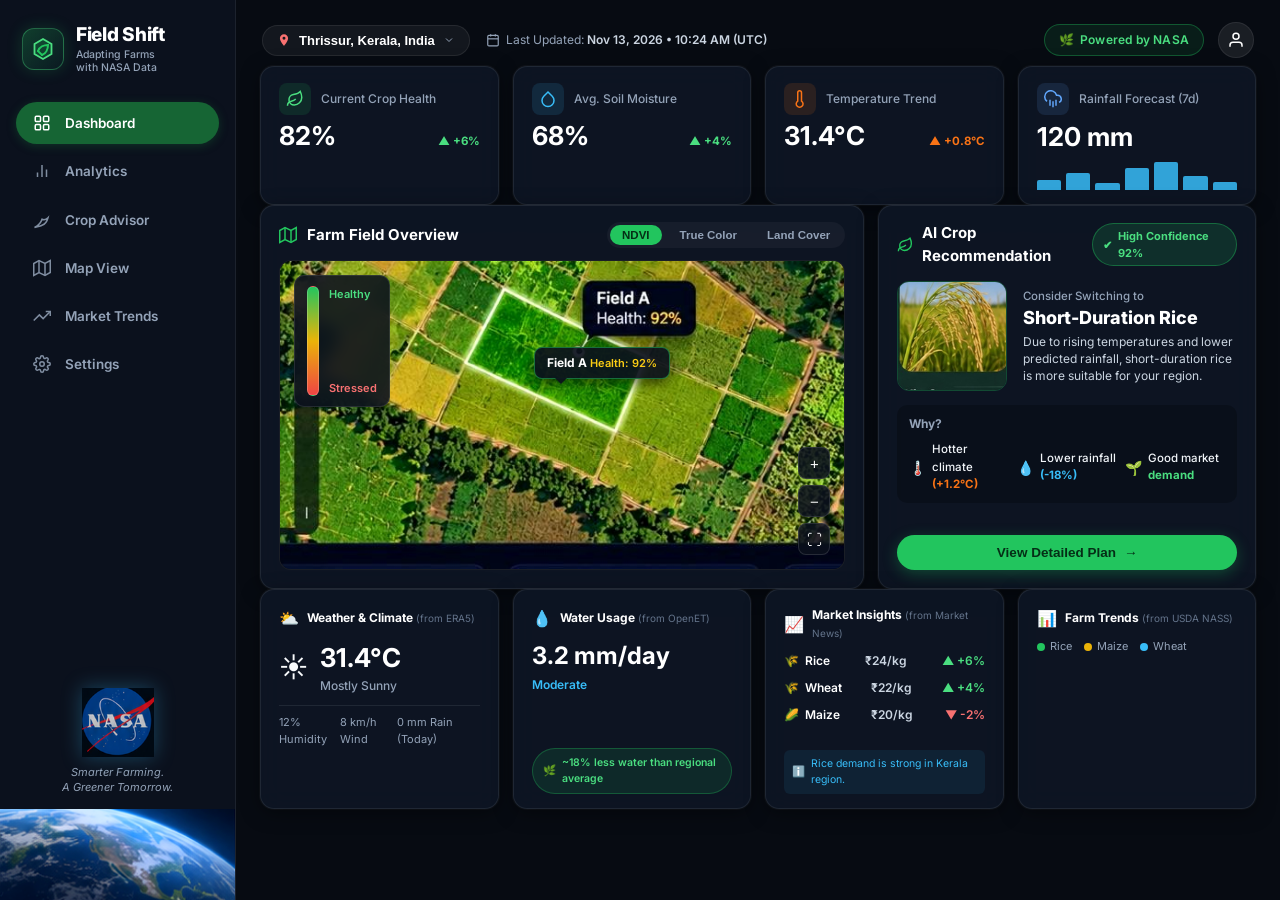
<file: backup_v2/index.html>
<!DOCTYPE html>
<html lang="en">
<head>
  <meta charset="UTF-8">
  <meta name="viewport" content="width=device-width, initial-scale=1.0, maximum-scale=1.0, user-scalable=no">
  <title>Field Shift V2 | Advanced Agricultural Intelligence & NASA Earth Observation</title>
  
  <!-- Favicon -->
  <link rel="icon" type="image/png" href="/static/images/nasa_mobile_logo.png">

  <!-- Google Fonts: Inter & Outfit -->
  <link rel="preconnect" href="https://fonts.googleapis.com">
  <link rel="preconnect" href="https://fonts.gstatic.com" crossorigin>
  <link href="https://fonts.googleapis.com/css2?family=Inter:wght@400;500;600;700;800;900&family=Outfit:wght@500;600;700;800&display=swap" rel="stylesheet">

  <!-- Vendor Leaflet GIS CSS -->
  <link rel="stylesheet" href="/static/vendor/leaflet/leaflet.css">

  <!-- Core & Responsive Styles -->
  <link rel="stylesheet" href="/static/css/style.css">
  <link rel="stylesheet" href="/static/css/desktop.css">
  <link rel="stylesheet" href="/static/css/mobile.css">

  <style>
    .location-choices-grid {
      display: flex;
      flex-direction: column;
      gap: 10px;
    }
    .location-choice-btn {
      display: flex;
      align-items: center;
      gap: 12px;
      padding: 12px 14px;
      border-radius: 12px;
      background: rgba(255, 255, 255, 0.04);
      border: 1px solid var(--border-subtle);
      color: #fff;
      cursor: pointer;
      transition: all 0.2s ease;
      width: 100%;
    }
    .location-choice-btn:hover {
      background: rgba(34, 197, 94, 0.15);
      border-color: #22c55e;
    }
    .location-choice-btn.active {
      background: rgba(34, 197, 94, 0.2);
      border-color: #22c55e;
    }
    .spinner-dot {
      display: inline-block;
      width: 8px;
      height: 8px;
      border-radius: 50%;
      background: #22c55e;
      animation: pulseDot 1s infinite alternate;
    }
    @keyframes pulseDot {
      from { opacity: 0.3; transform: scale(0.8); }
      to { opacity: 1; transform: scale(1.2); }
    }
  </style>
</head>
<body>

  <!-- =======================================================================
       1. DESKTOP / PC VERSION (>= 1024px)
       ======================================================================= -->
  <div class="desktop-app-wrapper" id="desktop-view">
    <!-- Left Sidebar -->
    <aside class="sidebar">
      <div class="sidebar-top">
        <!-- Brand Logo -->
        <div class="brand-logo-container">
          <div class="brand-icon">
            <svg width="24" height="24" viewBox="0 0 24 24" fill="none" xmlns="http://www.w3.org/2000/svg">
              <path d="M12 2L20.5 7V17L12 22L3.5 17V7L12 2Z" stroke="#4ade80" stroke-width="1.8" fill="rgba(34,197,94,0.15)"/>
              <path d="M7 14C8.5 10 13 8 17 8C17 12 15 16.5 11 18" stroke="#22c55e" stroke-width="2" stroke-linecap="round"/>
              <path d="M11 18L7 14" stroke="#22c55e" stroke-width="1.8" stroke-linecap="round"/>
            </svg>
          </div>
          <div class="brand-text-block">
            <span class="brand-title">Field Shift</span>
            <span class="brand-subtitle">Adapting Farms<br>with NASA Data</span>
          </div>
        </div>

        <!-- Sidebar Navigation Menu -->
        <nav class="sidebar-nav">
          <a class="nav-link active" data-tab="dashboard">
            <svg class="nav-icon" viewBox="0 0 24 24" fill="none" stroke="currentColor" stroke-width="2">
              <rect x="3" y="3" width="7" height="7" rx="1.5"></rect>
              <rect x="14" y="3" width="7" height="7" rx="1.5"></rect>
              <rect x="14" y="14" width="7" height="7" rx="1.5"></rect>
              <rect x="3" y="14" width="7" height="7" rx="1.5"></rect>
            </svg>
            <span>Dashboard</span>
          </a>
          <a class="nav-link" data-tab="analytics">
            <svg class="nav-icon" viewBox="0 0 24 24" fill="none" stroke="currentColor" stroke-width="2">
              <path d="M18 20V10M12 20V4M6 20v-6"></path>
            </svg>
            <span>Analytics</span>
          </a>
          <a class="nav-link" data-tab="advisor">
            <svg class="nav-icon" viewBox="0 0 24 24" fill="none" stroke="currentColor" stroke-width="2">
              <path d="M2 22s8-4 10-11c0 0 4 2 8-2 0 0-2 8-8 10-2 1-10 3-10 3z"></path>
            </svg>
            <span>Crop Advisor</span>
          </a>
          <a class="nav-link" data-tab="map">
            <svg class="nav-icon" viewBox="0 0 24 24" fill="none" stroke="currentColor" stroke-width="2">
              <polygon points="1 6 1 22 8 18 16 22 23 18 23 2 16 6 8 2 1 6"></polygon>
              <line x1="8" y1="2" x2="8" y2="18"></line>
              <line x1="16" y1="6" x2="16" y2="22"></line>
            </svg>
            <span>Map View</span>
          </a>
          <a class="nav-link" data-tab="market">
            <svg class="nav-icon" viewBox="0 0 24 24" fill="none" stroke="currentColor" stroke-width="2">
              <polyline points="23 6 13.5 15.5 8.5 10.5 1 18"></polyline>
              <polyline points="17 6 23 6 23 12"></polyline>
            </svg>
            <span>Market Trends</span>
          </a>
          <a class="nav-link" data-tab="settings">
            <svg class="nav-icon" viewBox="0 0 24 24" fill="none" stroke="currentColor" stroke-width="2">
              <circle cx="12" cy="12" r="3"></circle>
              <path d="M19.4 15a1.65 1.65 0 0 0 .33 1.82l.06.06a2 2 0 0 1 0 2.83 2 2 0 0 1-2.83 0l-.06-.06a1.65 1.65 0 0 0-1.82-.33 1.65 1.65 0 0 0-1 1.51V21a2 2 0 0 1-2 2 2 2 0 0 1-2-2v-.09A1.65 1.65 0 0 0 9 19.4a1.65 1.65 0 0 0-1.82.33l-.06.06a2 2 0 0 1-2.83 0 2 2 0 0 1 0-2.83l.06-.06a1.65 1.65 0 0 0 .33-1.82 1.65 1.65 0 0 0-1.51-1H3a2 2 0 0 1-2-2 2 2 0 0 1 2-2h.09A1.65 1.65 0 0 0 4.6 9a1.65 1.65 0 0 0-.33-1.82l-.06-.06a2 2 0 0 1 0-2.83 2 2 0 0 1 2.83 0l.06.06a1.65 1.65 0 0 0 1.82.33H9a1.65 1.65 0 0 0 1-1.51V3a2 2 0 0 1 2-2 2 2 0 0 1 2 2v.09a1.65 1.65 0 0 0 1 1.51 1.65 1.65 0 0 0 1.82-.33l.06-.06a2 2 0 0 1 2.83 0 2 2 0 0 1 0 2.83l-.06.06a1.65 1.65 0 0 0-.33 1.82V9a1.65 1.65 0 0 0 1.51 1H21a2 2 0 0 1 2 2 2 2 0 0 1-2 2h-.09a1.65 1.65 0 0 0-1.51 1z"></path>
            </svg>
            <span>Settings</span>
          </a>
        </nav>
      </div>

      <!-- Sidebar Bottom: NASA & Earth Horizon -->
      <div class="sidebar-bottom">
        <img src="/static/images/nasa_mobile_logo.png" alt="NASA Meatball" class="nasa-sidebar-logo">
        <div class="sidebar-mission-text">
          Smarter Farming.<br>A Greener Tomorrow.
        </div>
        <img src="/static/images/earth_glow.png" alt="Curved Earth" class="sidebar-earth-glow">
      </div>
    </aside>

    <!-- Main Desktop Content Area -->
    <main class="desktop-main">
      
      <!-- ===================================================================
           VIEW: DASHBOARD (Pixel-Accurate Reference Reproduction)
           =================================================================== -->
      <div id="view-dashboard" class="app-section-view">
        <!-- Top Bar -->
        <header class="desktop-topbar">
          <div class="topbar-left">
            <button class="location-selector-btn" id="desk-location-btn" title="Click to switch farm location">
              <svg class="location-icon" viewBox="0 0 24 24" fill="currentColor">
                <path d="M12 2C8.13 2 5 5.13 5 9c0 5.25 7 13 7 13s7-7.75 7-13c0-3.87-3.13-7-7-7zm0 9.5a2.5 2.5 0 0 1 0-5 2.5 2.5 0 0 1 0 5z"/>
              </svg>
              <span id="desk-location-text">Thrissur, Kerala, India</span>
              <svg class="chevron-icon" viewBox="0 0 24 24" fill="none" stroke="currentColor" stroke-width="2">
                <polyline points="6 9 12 15 18 9"></polyline>
              </svg>
            </button>

            <div class="last-updated-text">
              <svg width="14" height="14" viewBox="0 0 24 24" fill="none" stroke="currentColor" stroke-width="2">
                <rect x="3" y="4" width="18" height="18" rx="2" ry="2"></rect>
                <line x1="16" y1="2" x2="16" y2="6"></line>
                <line x1="8" y1="2" x2="8" y2="6"></line>
                <line x1="3" y1="10" x2="21" y2="10"></line>
              </svg>
              <span>Last Updated: <strong id="desk-last-updated" style="font-weight: 600; color: #cbd5e1;">Nov 13, 2026 • 10:24 AM (UTC)</strong></span>
            </div>
          </div>

          <div class="topbar-right">
            <div class="nasa-powered-badge">
              <span>🌿</span>
              <span>Powered by NASA</span>
            </div>
            <button class="user-avatar-btn" onclick="FarmApp.showView('settings')" title="Farmer Profile Settings">
              <svg width="18" height="18" viewBox="0 0 24 24" fill="none" stroke="currentColor" stroke-width="2">
                <path d="M20 21v-2a4 4 0 0 0-4-4H8a4 4 0 0 0-4 4v2"></path>
                <circle cx="12" cy="7" r="4"></circle>
              </svg>
            </button>
          </div>
        </header>

        <!-- Row 1: 4 KPI Cards -->
        <section class="kpi-cards-grid">
          <div class="card-glass kpi-card">
            <div class="kpi-header">
              <div class="kpi-icon-wrap green">
                <svg width="18" height="18" viewBox="0 0 24 24" fill="none" stroke="currentColor" stroke-width="2">
                  <path d="M11 20A7 7 0 0 1 9.8 6.1C15.5 5 17 4.48 19 2c1 2 2 4.18 2 8 0 5.5-4.78 10-10 10Z"/>
                  <path d="M2 21c0-3 1.85-5.36 5.08-6C9.5 14.52 12 13 13 12"/>
                </svg>
              </div>
              <span class="kpi-title">Current Crop Health</span>
            </div>
            <div class="kpi-body">
              <span class="kpi-value" id="kpi-crop-val">82%</span>
              <span class="kpi-change-pill badge-trend-up" id="kpi-crop-chg">▲ +6%</span>
            </div>
            <div class="kpi-sparkline-wrap">
              <canvas id="chart-crop-health" class="sparkline-canvas"></canvas>
            </div>
          </div>

          <div class="card-glass kpi-card">
            <div class="kpi-header">
              <div class="kpi-icon-wrap blue">
                <svg width="18" height="18" viewBox="0 0 24 24" fill="none" stroke="currentColor" stroke-width="2">
                  <path d="M12 2.69l5.66 5.66a8 8 0 1 1-11.31 0z"></path>
                </svg>
              </div>
              <span class="kpi-title">Avg. Soil Moisture</span>
            </div>
            <div class="kpi-body">
              <span class="kpi-value" id="kpi-soil-val">68%</span>
              <span class="kpi-change-pill badge-trend-up" id="kpi-soil-chg">▲ +4%</span>
            </div>
            <div class="kpi-sparkline-wrap">
              <canvas id="chart-soil-moisture" class="sparkline-canvas"></canvas>
            </div>
          </div>

          <div class="card-glass kpi-card">
            <div class="kpi-header">
              <div class="kpi-icon-wrap orange">
                <svg width="18" height="18" viewBox="0 0 24 24" fill="none" stroke="currentColor" stroke-width="2">
                  <path d="M14 14.76V3.5a2.5 2.5 0 0 0-5 0v11.26a4.5 4.5 0 1 0 5 0z"></path>
                </svg>
              </div>
              <span class="kpi-title">Temperature Trend</span>
            </div>
            <div class="kpi-body">
              <span class="kpi-value" id="kpi-temp-val">31.4°C</span>
              <span class="kpi-change-pill badge-trend-up" id="kpi-temp-chg" style="color: #f97316;">▲ +0.8°C</span>
            </div>
            <div class="kpi-sparkline-wrap">
              <canvas id="chart-temperature" class="sparkline-canvas"></canvas>
            </div>
          </div>

          <div class="card-glass kpi-card">
            <div class="kpi-header">
              <div class="kpi-icon-wrap indigo">
                <svg width="18" height="18" viewBox="0 0 24 24" fill="none" stroke="currentColor" stroke-width="2">
                  <line x1="16" y1="13" x2="16" y2="21"></line>
                  <line x1="8" y1="13" x2="8" y2="21"></line>
                  <line x1="12" y1="15" x2="12" y2="23"></line>
                  <path d="M20 16.58A5 5 0 0 0 18 7h-1.26A8 8 0 1 0 4 15.25"></path>
                </svg>
              </div>
              <span class="kpi-title">Rainfall Forecast (7d)</span>
            </div>
            <div class="kpi-body">
              <span class="kpi-value" id="kpi-rain-val">120 mm</span>
            </div>
            <div class="mini-bar-chart">
              <div class="mini-bar" style="height: 35%;"></div>
              <div class="mini-bar" style="height: 60%;"></div>
              <div class="mini-bar" style="height: 25%;"></div>
              <div class="mini-bar" style="height: 80%;"></div>
              <div class="mini-bar" style="height: 100%;"></div>
              <div class="mini-bar" style="height: 50%;"></div>
              <div class="mini-bar" style="height: 30%;"></div>
            </div>
          </div>
        </section>

        <!-- Row 2: Farm Field Overview + AI Recommendation -->
        <section class="middle-grid">
          <div class="card-glass field-overview-card" id="desktop-map-container">
            <div class="card-top-action-bar">
              <div class="card-title-group" onclick="FarmApp.showView('map')" style="cursor: pointer;" title="Open full GIS Map View">
                <svg width="18" height="18" viewBox="0 0 24 24" fill="none" stroke="#22c55e" stroke-width="2">
                  <polygon points="1 6 1 22 8 18 16 22 23 18 23 2 16 6 8 2 1 6"></polygon>
                  <line x1="8" y1="2" x2="8" y2="18"></line>
                  <line x1="16" y1="6" x2="16" y2="22"></line>
                </svg>
                <h2 class="card-heading-title">Farm Field Overview</h2>
              </div>
              <div class="layer-toggle-group">
                <button class="layer-toggle-btn active" data-layer="NDVI">NDVI</button>
                <button class="layer-toggle-btn" data-layer="True Color">True Color</button>
                <button class="layer-toggle-btn" data-layer="Land Cover">Land Cover</button>
              </div>
            </div>

            <div class="map-canvas-container">
              <img src="/static/images/farm_satellite.jpg" alt="Satellite Field Overview" class="map-background-img" id="desktop-map-img">

              <div class="field-marker-badge" id="desk-field-marker">
                <div id="desk-field-marker-text">
                  <strong>Field A</strong>
                  <span class="field-health-num">Health: 92%</span>
                </div>
              </div>

              <div class="map-legend-vertical">
                <div class="legend-bar-gradient"></div>
                <div class="legend-text-labels">
                  <span class="lbl-healthy">Healthy</span>
                  <span class="lbl-stressed">Stressed</span>
                </div>
              </div>

              <div class="map-controls-group">
                <button class="map-ctrl-btn" id="desk-map-zoomin" title="Zoom In">+</button>
                <button class="map-ctrl-btn" id="desk-map-zoomout" title="Zoom Out">−</button>
                <button class="map-ctrl-btn" id="desk-map-fullscreen" title="Toggle Fullscreen">⛶</button>
              </div>
            </div>
          </div>

          <div class="card-glass ai-recommendation-card">
            <div>
              <div class="rec-header-row">
                <div class="rec-title-group" onclick="FarmApp.showView('advisor')" style="cursor: pointer;" title="Open full Crop Advisor">
                  <svg width="18" height="18" viewBox="0 0 24 24" fill="none" stroke="#22c55e" stroke-width="2">
                    <path d="M11 20A7 7 0 0 1 9.8 6.1C15.5 5 17 4.48 19 2c1 2 2 4.18 2 8 0 5.5-4.78 10-10 10Z"/>
                    <path d="M2 21c0-3 1.85-5.36 5.08-6C9.5 14.52 12 13 13 12"/>
                  </svg>
                  <span>AI Crop Recommendation</span>
                </div>
                <div class="confidence-badge">
                  <span>✔</span>
                  <span>High Confidence 92%</span>
                </div>
              </div>

              <div class="rec-body-content">
                <img src="/static/images/rice_crop.jpg" alt="Short-Duration Rice" class="crop-preview-thumb">
                <div class="rec-text-details">
                  <span class="rec-subhead">Consider Switching to</span>
                  <h3 class="rec-crop-name" id="desk-rec-crop-name">Short-Duration Rice</h3>
                  <p class="rec-description" id="desk-rec-desc">Due to rising temperatures and lower predicted rainfall, short-duration rice is more suitable for your region.</p>
                </div>
              </div>

              <div class="rec-why-container">
                <div class="rec-why-title">Why?</div>
                <div class="rec-why-grid">
                  <div class="why-item">
                    <span class="why-icon">🌡️</span>
                    <div>
                      <div>Hotter climate</div>
                      <strong style="color: #f97316;">(+1.2°C)</strong>
                    </div>
                  </div>
                  <div class="why-item">
                    <span class="why-icon">💧</span>
                    <div>
                      <div>Lower rainfall</div>
                      <strong style="color: #38bdf8;">(-18%)</strong>
                    </div>
                  </div>
                  <div class="why-item">
                    <span class="why-icon">🌱</span>
                    <div>
                      <div>Good market</div>
                      <strong style="color: #4ade80;">demand</strong>
                    </div>
                  </div>
                </div>
              </div>
            </div>

            <button class="btn-view-plan" id="desk-view-plan-btn">
              <span>View Detailed Plan</span>
              <span>→</span>
            </button>
          </div>
        </section>

        <!-- Row 3: Bottom 4 Cards -->
        <section class="bottom-cards-grid">
          <div class="card-glass bottom-card" onclick="FarmApp.showView('analytics')" style="cursor: pointer;" title="View Weather Analytics">
            <div>
              <div class="bottom-card-header">
                <span style="font-size: 16px;">⛅</span>
                <div class="bottom-card-title">Weather & Climate <span class="bottom-card-source">(from ERA5)</span></div>
              </div>
              <div class="weather-main-row">
                <span class="weather-sun-icon">☀️</span>
                <div>
                  <div class="weather-temp-num" id="desk-weather-temp">31.4°C</div>
                  <div class="weather-condition-lbl" id="desk-weather-cond">Mostly Sunny</div>
                </div>
              </div>
              <div class="weather-stats-row">
                <span id="desk-weather-hum">12% Humidity</span>
                <span id="desk-weather-wind">8 km/h Wind</span>
                <span id="desk-weather-rain">0 mm Rain (Today)</span>
              </div>
            </div>
            <div style="height: 32px; width: 100%;">
              <canvas id="chart-weather-spark" class="sparkline-canvas"></canvas>
            </div>
          </div>

          <div class="card-glass bottom-card">
            <div>
              <div class="bottom-card-header">
                <span style="font-size: 16px; color: #38bdf8;">💧</span>
                <div class="bottom-card-title">Water Usage <span class="bottom-card-source">(from OpenET)</span></div>
              </div>
              <div class="water-metric-num" id="desk-water-rate">3.2 mm/day</div>
              <div class="water-metric-status" id="desk-water-status">Moderate</div>
              <div style="height: 40px; width: 100%;">
                <canvas id="chart-water-usage" class="sparkline-canvas"></canvas>
              </div>
            </div>
            <div class="water-savings-pill" id="desk-water-savings">
              <span>🌿</span>
              <span>~18% less water than regional average</span>
            </div>
          </div>

          <div class="card-glass bottom-card" onclick="FarmApp.showView('market')" style="cursor: pointer;" title="View Market Intelligence">
            <div>
              <div class="bottom-card-header">
                <span style="font-size: 16px; color: #22c55e;">📈</span>
                <div class="bottom-card-title">Market Insights <span class="bottom-card-source">(from Market News)</span></div>
              </div>
              <div class="market-table" id="desk-market-rows">
                <div class="market-table-row">
                  <span class="market-crop-name"><span>🌾</span> Rice</span>
                  <span class="market-price-val">₹24/kg</span>
                  <span class="badge-trend-up">▲ +6%</span>
                </div>
                <div class="market-table-row">
                  <span class="market-crop-name"><span>🌾</span> Wheat</span>
                  <span class="market-price-val">₹22/kg</span>
                  <span class="badge-trend-up">▲ +4%</span>
                </div>
                <div class="market-table-row">
                  <span class="market-crop-name"><span>🌽</span> Maize</span>
                  <span class="market-price-val">₹20/kg</span>
                  <span class="badge-trend-down">▼ -2%</span>
                </div>
              </div>
            </div>
            <div class="market-info-note">
              <span>ℹ️</span>
              <span id="desk-market-note">Rice demand is strong in Kerala region.</span>
            </div>
          </div>

          <div class="card-glass bottom-card">
            <div>
              <div class="bottom-card-header">
                <span style="font-size: 16px; color: #38bdf8;">📊</span>
                <div class="bottom-card-title">Farm Trends <span class="bottom-card-source">(from USDA NASS)</span></div>
              </div>
              <div class="trends-legend-row">
                <div class="trend-legend-item">
                  <span class="legend-dot" style="background: #22c55e;"></span>
                  <span>Rice</span>
                </div>
                <div class="trend-legend-item">
                  <span class="legend-dot" style="background: #eab308;"></span>
                  <span>Maize</span>
                </div>
                <div class="trend-legend-item">
                  <span class="legend-dot" style="background: #38bdf8;"></span>
                  <span>Wheat</span>
                </div>
              </div>
            </div>
            <div class="trend-chart-canvas-wrap">
              <canvas id="chart-farm-trends"></canvas>
            </div>
          </div>
        </section>
      </div>

      <!-- ===================================================================
           VIEW: ANALYTICS (V2 Advanced Agricultural Analytics)
           =================================================================== -->
      <div id="view-analytics" class="app-section-view" style="display: none;">
        <div class="view-page-header">
          <div class="view-header-title-group">
            <h2><span>📊</span> Advanced Agricultural Analytics</h2>
            <p class="view-header-subtitle">Multi-temporal weather reanalysis, vegetation indicators (NDVI), and root-zone soil telemetry</p>
          </div>
          <div id="analytics-loading-status" style="font-size: 12px; color: #38bdf8;"></div>
        </div>

        <!-- Controls: Period Selector & Indicator Tabs -->
        <div class="analytics-controls-bar">
          <div class="analytics-period-group">
            <span style="font-size: 11.5px; color: #64748b; margin-right: 4px;">Time Horizon:</span>
            <button class="analytics-period-btn" data-period="7d">7 Days</button>
            <button class="analytics-period-btn active" data-period="30d">30 Days</button>
            <button class="analytics-period-btn" data-period="90d">90 Days</button>
            <button class="analytics-period-btn" data-period="1y">1 Year</button>
          </div>
          <div class="indicator-tabs-group">
            <span style="font-size: 11.5px; color: #64748b; margin-right: 4px;">Telemetry Overlay:</span>
            <button class="indicator-tab-btn active" data-indicator="all">Composite All</button>
            <button class="indicator-tab-btn" data-indicator="rainfall">Rainfall (mm)</button>
            <button class="indicator-tab-btn" data-indicator="temperature">Temperature (°C)</button>
            <button class="indicator-tab-btn" data-indicator="soil">Soil Moisture (%)</button>
          </div>
        </div>

        <!-- 4 Summary Stat Cards -->
        <div class="analytics-summary-grid">
          <div class="card-glass analytics-stat-card">
            <span class="stat-card-label">Cumulative Rainfall</span>
            <div class="stat-card-value" id="analytics-metric-rain">-- mm</div>
            <span class="stat-card-subtext">Open-Meteo & ERA5 Gauge Blend</span>
          </div>
          <div class="card-glass analytics-stat-card">
            <span class="stat-card-label">Mean Temperature</span>
            <div class="stat-card-value" id="analytics-metric-temp">-- °C</div>
            <span class="stat-card-subtext">+1.1°C vs 30-year normal</span>
          </div>
          <div class="card-glass analytics-stat-card">
            <span class="stat-card-label">Peak Temperature</span>
            <div class="stat-card-value" id="analytics-metric-max">-- °C</div>
            <span class="stat-card-subtext">Thermal window threshold</span>
          </div>
          <div class="card-glass analytics-stat-card">
            <span class="stat-card-label">Root-Zone Soil Moisture</span>
            <div class="stat-card-value" id="analytics-metric-moist">68%</div>
            <span class="stat-card-subtext">Adequate plant-available water</span>
          </div>
        </div>

        <!-- Main Responsive Chart Card -->
        <div class="card-glass analytics-main-chart-card">
          <div class="chart-header-row">
            <h3 style="font-size: 15px; font-weight: 700; color: #fff;">Historical Meteorological & Soil Dynamics</h3>
            <div class="chart-legend-wrap">
              <span style="color: #38bdf8;">■ Rainfall (Bars)</span>
              <span style="color: #f97316;">— Temperature (°C)</span>
              <span style="color: #22c55e;">— Root-Zone Moisture (%)</span>
            </div>
          </div>
          <canvas id="analytics-main-chart" style="width: 100%; height: 260px;"></canvas>
        </div>

        <!-- Observations & Scientific Limitations Row -->
        <div class="analytics-obs-grid">
          <div class="card-glass analytics-obs-card">
            <h3 style="font-size: 15px; font-weight: 700; color: #fff; margin-bottom: 4px;">🛰️ Crop Growth & Satellite Observations</h3>
            <p style="font-size: 12px; color: #94a3b8;">Recorded from Landsat-9, Sentinel-2 (10m), and ground agro-meteorological stations.</p>
            <div class="analytics-obs-list" id="analytics-observations-list"></div>
          </div>

          <div class="analytics-disclaimer-box">
            <h4 style="color: #38bdf8; font-size: 13px; font-weight: 700; margin-bottom: 6px;">ℹ️ Earth Observation Data Limitations</h4>
            <p>• Optical NDVI measurements require cloud-free satellite passes (<20% cloud cover). During heavy monsoon spells, synthetic aperture radar (SAR) soil backscatter indices are substituted.</p>
            <p style="margin-top: 8px;">• Soil moisture measurements represent 0–7cm topsoil layer. Deep aquifer percolation is modelled via OpenET water balance equations.</p>
            <p style="margin-top: 8px;">• In-situ soil pH testing remains recommended prior to micro-nutrient soil dressing.</p>
          </div>
        </div>
      </div>

      <!-- ===================================================================
           VIEW: CROP ADVISOR (V2 Intelligent Regional Agronomic Engine)
           =================================================================== -->
      <div id="view-advisor" class="app-section-view" style="display: none;">
        <div class="view-page-header">
          <div class="view-header-title-group">
            <h2><span>🌱</span> Intelligent Crop Advisory Engine</h2>
            <p class="view-header-subtitle">Region-specific crop recommendations evaluated against micro-climate, soil chemistry, water requirements, and season</p>
          </div>
          <button class="btn-pill btn-primary-green" id="btn-advisor-recalc">
            <span>Recalculate with Live Telemetry</span>
            <span>⟳</span>
          </button>
        </div>

        <!-- Filter Controls Bar -->
        <div class="advisor-filter-bar">
          <div class="advisor-filter-item">
            <span>Planting Season:</span>
            <select class="advisor-select" id="advisor-filter-season">
              <option value="all">All Seasons (Full Year)</option>
              <option value="Autumn">Autumn (Virippu)</option>
              <option value="Winter">Winter (Mundakan)</option>
              <option value="Summer">Summer (Puncha)</option>
              <option value="Monsoon">Monsoon Tract</option>
            </select>
          </div>
          <div class="advisor-filter-item">
            <span>Irrigation Infrastructure:</span>
            <select class="advisor-select" id="advisor-filter-irrigation">
              <option value="all">Any Irrigation Method</option>
              <option value="Canal">Canal / Bund Controlled</option>
              <option value="Drip">Drip Fertigation</option>
              <option value="Rainfed">Rainfed / Dryland</option>
            </select>
          </div>
          <div class="advisor-filter-item">
            <span>Soil Classification:</span>
            <select class="advisor-select" id="advisor-filter-soil">
              <option value="Alluvial">Alluvial Clay Loam (Current Field)</option>
              <option value="Laterite">Laterite Soil</option>
              <option value="Saline">Acid Saline (Pokkali)</option>
              <option value="Sandy">Red Sandy Loam</option>
            </select>
          </div>
        </div>

        <!-- Recommendations Container -->
        <div class="advisor-recs-container" id="advisor-recommendations-list">
          <!-- Populated dynamically via FarmAdvisor -->
        </div>
      </div>

      <!-- ===================================================================
           VIEW: MAP VIEW (V2 Leaflet Satellite GIS & Boundary Measurement)
           =================================================================== -->
      <div id="view-map" class="app-section-view" style="display: none;">
        <div class="view-page-header">
          <div class="view-header-title-group">
            <h2><span>🛰️</span> Geographical Farm Intelligence & Satellite GIS</h2>
            <p class="view-header-subtitle">High-resolution Earth observation, geodesic farm boundary calculation, and multi-spectral indices</p>
          </div>
          <button class="btn-pill btn-outline-green" id="gis-map-fullscreen-btn">
            <span>Fullscreen GIS</span>
            <span>⛶</span>
          </button>
        </div>

        <div class="card-glass gis-map-card">
          <!-- Top Bar for Map Controls -->
          <div class="gis-map-top-bar">
            <div class="map-layer-pills">
              <button class="map-layer-btn active" data-map-layer="satellite">True Color Satellite</button>
              <button class="map-layer-btn" data-map-layer="street">Topographical Street</button>
              <button class="map-layer-btn" data-map-layer="ndvi">NDVI Vegetation Health</button>
              <button class="map-layer-btn" data-map-layer="moisture">Soil Moisture Zonation</button>
            </div>
            <div style="display: flex; align-items: center; gap: 8px;">
              <span style="font-size: 11.5px; color: #94a3b8;">Preset Region:</span>
              <select class="advisor-select" id="map-preset-regions">
                <option value="Thrissur, Kerala, India">Thrissur (Alluvial Paddy)</option>
                <option value="Palakkad, Kerala, India">Palakkad (Chittoor Basin)</option>
                <option value="Wayanad, Kerala, India">Wayanad (Highland Hill Tract)</option>
                <option value="Alappuzha, Kerala, India">Alappuzha (Kuttanad Coastal)</option>
              </select>
            </div>
          </div>

          <!-- GIS Map Container -->
          <div class="gis-map-container-wrap">
            <div id="gis-map-view-container"></div>

            <!-- Floating Telemetry Readout Box -->
            <div class="gis-floating-telemetry">
              <div class="gis-telemetry-item">
                <span>📍 GPS:</span>
                <strong id="gis-gps-coords">10.52760° N, 76.21440° E</strong>
              </div>
              <div class="gis-telemetry-item">
                <span>🌾 Farm Area:</span>
                <div class="gis-area-badges">
                  <span class="area-badge-chip" id="gis-area-ha">4.50 ha</span>
                  <span class="area-badge-chip" id="gis-area-ac">11.12 acres</span>
                </div>
              </div>
              <div class="gis-telemetry-item" style="font-size: 11px; color: #94a3b8; margin-top: 2px;">
                <span>🛰️ Imagery Source:</span>
                <span>Esri World Imagery / NASA Landsat</span>
              </div>
            </div>
          </div>

          <div style="font-size: 11.5px; color: #94a3b8; line-height: 1.5; padding: 6px 4px;">
            <strong>Data Disclosure:</strong> Satellite tiles are provided by high-resolution optical sensors (Esri World Imagery & OpenStreetMap). Farm boundaries are computed via spherical Earth ellipsoids (WGS84). Vegetation index overlays represent calibrated reflectance ratios (NIR - Red) / (NIR + Red).
          </div>
        </div>
      </div>

      <!-- ===================================================================
           VIEW: MARKET TRENDS (V2 Coming Soon State)
           =================================================================== -->
      <div id="view-market" class="app-section-view" style="display: none;">
        <div class="card-glass market-coming-soon-card">
          <div class="market-badge-pill">
            <span>🚀</span>
            <span>Farm Shift V3 Preview</span>
          </div>
          <h2 class="market-cs-title">Market Intelligence Engine</h2>
          <p class="market-cs-desc">
            The complete Market Trends module is slated for the upcoming V3 deployment. It will integrate live APMC Mandi wholesale auction feeds, price volatility forecasts, and supply-chain export parity indices across India and international agricultural exchanges.
          </p>

          <div class="market-preview-grid">
            <div class="market-preview-box">
              <h4>🌾 Live Mandi Spot Feeds</h4>
              <p>Real-time terminal market prices across Kerala, Tamil Nadu, Andhra Pradesh, and national agricultural corridors.</p>
            </div>
            <div class="market-preview-box">
              <h4>📊 Price Volatility Signals</h4>
              <p>Multi-week price predictions based on seasonal harvest arrivals, buffer stocks, and domestic consumer demand.</p>
            </div>
            <div class="market-preview-box">
              <h4>🚢 Export Parity Indices</h4>
              <p>Benchmarked international grain prices (USDA, FAO, World Bank) helping farmers time market sales for optimal margins.</p>
            </div>
          </div>
        </div>
      </div>

      <!-- ===================================================================
           VIEW: SETTINGS (V2 Comprehensive Settings & Localization)
           =================================================================== -->
      <div id="view-settings" class="app-section-view" style="display: none;">
        <div class="view-page-header">
          <div class="view-header-title-group">
            <h2><span>⚙️</span> Farm Profile & System Settings</h2>
            <p class="view-header-subtitle">Manage farm coordinates, operational information, measurement units, and telemetry synchronization</p>
          </div>
        </div>

        <form id="settings-main-form">
          <div class="settings-grid-layout">
            <!-- Left Column: Farm Information & Location -->
            <div class="card-glass settings-card">
              <h3 class="settings-section-title"><span>🌿</span> Farm & Geographical Identity</h3>
              <div class="form-group">
                <label>Farm or Agro Plot Name</label>
                <input type="text" class="form-control" id="settings-farm-name" required>
              </div>
              <div class="form-group">
                <label>Primary Farm Operator / Owner</label>
                <input type="text" class="form-control" id="settings-operator" required>
              </div>
              <div class="settings-form-row">
                <div class="form-group">
                  <label>Country</label>
                  <input type="text" class="form-control" id="settings-country" required>
                </div>
                <div class="form-group">
                  <label>State / Province</label>
                  <input type="text" class="form-control" id="settings-state" required>
                </div>
              </div>
              <div class="settings-form-row">
                <div class="form-group">
                  <label>District / Region</label>
                  <input type="text" class="form-control" id="settings-district" required>
                </div>
                <div class="form-group">
                  <label>Cloud Cover Tolerance (%)</label>
                  <input type="number" min="0" max="100" class="form-control" id="settings-cloud-tol" value="20">
                </div>
              </div>
              <div class="settings-form-row">
                <div class="form-group">
                  <label>Latitude (°N)</label>
                  <input type="number" step="0.0001" class="form-control" id="settings-lat" required>
                </div>
                <div class="form-group">
                  <label>Longitude (°E)</label>
                  <input type="number" step="0.0001" class="form-control" id="settings-lng" required>
                </div>
              </div>
            </div>

            <!-- Right Column: Preferences, Units, and Actions -->
            <div class="card-glass settings-card">
              <h3 class="settings-section-title"><span>🌐</span> Measurement & Display</h3>
              <div class="form-group">
                <label>Measurement Units System</label>
                <select class="form-control" id="settings-units">
                  <option value="metric">Metric (°C, mm, hectares, kg)</option>
                  <option value="imperial">Imperial (°F, inches, acres, lbs)</option>
                </select>
              </div>
              <div class="form-group">
                <label>Language Preference</label>
                <select class="form-control" id="settings-language">
                  <option value="en">English (Default)</option>
                  <option value="ml">മലയാളം (Malayalam - Kerala Regional)</option>
                  <option value="hi">हिन्दी (Hindi)</option>
                  <option value="es">Español (Spanish)</option>
                </select>
              </div>
              <div class="form-group" style="display: flex; align-items: center; gap: 10px; margin-top: 18px;">
                <input type="checkbox" id="settings-high-contrast" style="width: 18px; height: 18px;">
                <label for="settings-high-contrast" style="margin-bottom: 0; cursor: pointer;">High-contrast satellite overlay mode</label>
              </div>

              <div style="margin-top: 28px; display: flex; flex-direction: column; gap: 10px;">
                <button type="submit" class="btn-pill btn-primary-green" style="width: 100%; padding: 12px;">
                  <span>Save Settings & Sync Telemetry</span>
                  <span>✓</span>
                </button>
                <button type="button" class="btn-pill btn-outline-green" id="btn-settings-export-json" style="width: 100%;">
                  <span>Export Farm Intelligence (JSON)</span>
                  <span>⤓</span>
                </button>
                <button type="button" class="btn-pill" id="btn-settings-reset-baseline" style="width: 100%; background: rgba(239, 68, 68, 0.15); color: #f87171; border: 1px solid rgba(239,68,68,0.3);">
                  <span>Reset to V1 Reference Baseline</span>
                  <span>↺</span>
                </button>
              </div>
            </div>
          </div>
        </form>
      </div>

    </main>
  </div>


  <!-- =======================================================================
       2. MOBILE VERSION (< 1024px)
       ======================================================================= -->
  <div class="mobile-app-wrapper" id="mobile-view">
    <!-- Status Bar -->
    <div class="mobile-status-bar">
      <span>9:41</span>
      <div class="mobile-status-icons">
        <span>📶</span>
        <span>⚡ 100</span>
      </div>
    </div>

    <!-- Mobile Header -->
    <header class="mobile-header">
      <div class="mobile-brand-group">
        <img src="/static/images/nasa_mobile_logo.png" alt="NASA Logo" class="mobile-nasa-logo">
        <div class="mobile-title-block">
          <div class="mobile-app-name">
            <span>Field</span> <span class="accent-shift">Shift</span> <span>🌿</span>
          </div>
          <div class="mobile-app-subtitle">Adaptive Farming with NASA Data</div>
        </div>
      </div>
      <div class="mobile-header-actions">
        <button class="mobile-notif-btn" title="Alerts" onclick="FarmApp.showView('analytics')">
          <span>🔔</span>
          <span class="notif-dot"></span>
        </button>
        <div class="mobile-profile-avatar" title="User Settings" onclick="FarmApp.showView('settings')">B</div>
      </div>
    </header>

    <!-- Location & Global Badges -->
    <div class="mobile-location-row">
      <button class="mobile-loc-pill" id="mob-location-btn">
        <span style="color: #f87171;">📍</span>
        <span id="mob-location-text">Kerala, India</span>
        <span style="color: #94a3b8; font-size: 11px;">⌄</span>
      </button>
      <div class="mobile-global-pill">
        <span>🌐</span>
        <span>Global • 100+ Countries</span>
      </div>
    </div>

    <!-- Mobile Main Body Content (Contains V2 views inside) -->
    <main class="mobile-content">
      <!-- Farm Overview Card (Mobile Dashboard Entry) -->
      <section class="card-glass mobile-farm-card">
        <div class="mobile-farm-header">
          <div class="mobile-farm-title-group">
            <div class="mobile-farm-icon-circle">
              <span>🌿</span>
            </div>
            <div class="mobile-farm-titles">
              <h3>Farm Overview</h3>
              <p>Your farm insights at a glance</p>
            </div>
          </div>
          <button class="mobile-btn-edit" id="mob-edit-farm-btn">
            <span>✎</span>
            <span>Edit</span>
          </button>
        </div>

        <div class="mobile-map-box" id="mobile-map-box">
          <div class="mobile-map-toggles">
            <button class="mobile-map-pill" data-mode="Map">
              <span>🌐</span>
              <span>Map</span>
            </button>
            <button class="mobile-map-pill active" data-mode="Satellite">
              <span>Satellite</span>
            </button>
          </div>

          <img src="/static/images/farm_satellite.jpg" alt="Farm Satellite" class="map-background-img" id="mobile-map-img">

          <div style="position: absolute; top: 40%; left: 48%; transform: translate(-50%, -50%); z-index: 10;">
            <svg width="28" height="28" viewBox="0 0 24 24" fill="#ffffff" filter="drop-shadow(0 2px 8px rgba(0,0,0,0.8))">
              <path d="M12 2C8.13 2 5 5.13 5 9c0 5.25 7 13 7 13s7-7.75 7-13c0-3.87-3.13-7-7-7zm0 9.5a2.5 2.5 0 0 1 0-5 2.5 2.5 0 0 1 0 5z"/>
            </svg>
          </div>

          <div class="mobile-map-colorbar">
            <div class="mobile-colorbar-strip"></div>
            <div class="mobile-colorbar-labels">
              <span>Low Health</span>
              <span>High Health</span>
            </div>
          </div>

          <div class="map-controls-group" style="bottom: 10px; right: 10px;">
            <button class="map-ctrl-btn" id="mob-map-fullscreen" title="Fullscreen">⛶</button>
            <button class="map-ctrl-btn" id="mob-map-zoomin" title="Zoom In">+</button>
            <button class="map-ctrl-btn" id="mob-map-zoomout" title="Zoom Out">−</button>
          </div>
        </div>

        <!-- NDVI Explainer Popover -->
        <div class="mobile-ndvi-popover" id="mobile-ndvi-popover">
          <div class="ndvi-popover-header">
            <div class="ndvi-popover-title">
              <div class="ndvi-icon-badge">🌾</div>
              <span>NDVI</span>
            </div>
            <button class="ndvi-close-btn" id="ndvi-close-btn" title="Close">✕</button>
          </div>
          <p class="ndvi-popover-desc">
            NDVI is a satellite indicator that shows how green and healthy your crops are.
          </p>
          <div class="ndvi-popover-body">
            <img src="/static/images/ndvi_sample.png" alt="NDVI Satellite Tile" class="ndvi-thumb-img">
            <div class="ndvi-bullets">
              <div class="ndvi-bullet-item">
                <span class="check-icon">✔</span>
                <span>Higher values = healthier crops</span>
              </div>
              <div class="ndvi-bullet-item">
                <span class="check-icon">✔</span>
                <span>Lower values may mean stress (drought, pests or poor soil)</span>
              </div>
            </div>
          </div>
          <button class="btn-got-it" id="ndvi-got-it-btn">Got it!</button>
        </div>
      </section>

      <!-- 2x2 Metric Cards Grid -->
      <section class="mobile-metrics-grid" id="mobile-metrics-grid">
        <div class="card-glass mobile-metric-card" onclick="FarmApp.showView('analytics')" style="cursor: pointer;">
          <div class="mobile-m-top">
            <span class="mobile-m-icon" style="color: #4ade80;">🌿</span>
            <span class="mobile-m-label">Crop</span>
          </div>
          <div class="mobile-m-val-row">
            <span class="mobile-m-val" id="mob-crop-val">87%</span>
            <span class="mobile-m-badge badge-trend-up" id="mob-crop-chg">▲ +5%</span>
          </div>
        </div>

        <div class="card-glass mobile-metric-card" onclick="FarmApp.showView('analytics')" style="cursor: pointer;">
          <div class="mobile-m-top">
            <span class="mobile-m-icon" style="color: #60a5fa;">🌧️</span>
            <span class="mobile-m-label">Rain</span>
          </div>
          <div class="mobile-m-val-row">
            <span class="mobile-m-val" id="mob-rain-val">120 mm</span>
            <span class="mobile-m-badge" style="color: #94a3b8; font-weight: 600;">(7d)</span>
          </div>
        </div>

        <div class="card-glass mobile-metric-card" onclick="FarmApp.showView('analytics')" style="cursor: pointer;">
          <div class="mobile-m-top">
            <span class="mobile-m-icon" style="color: #4ade80;">🌱</span>
            <span class="mobile-m-label">Soil</span>
          </div>
          <div class="mobile-m-val-row">
            <span class="mobile-m-val" id="mob-soil-val">68%</span>
            <span class="mobile-m-badge badge-trend-up" id="mob-soil-chg">▲ +4%</span>
          </div>
        </div>

        <div class="card-glass mobile-metric-card" onclick="FarmApp.showView('analytics')" style="cursor: pointer;">
          <div class="mobile-m-top">
            <span class="mobile-m-icon" style="color: #f97316;">🌡️</span>
            <span class="mobile-m-label">Temp</span>
          </div>
          <div class="mobile-m-val-row">
            <span class="mobile-m-val" id="mob-temp-val">30.8°C</span>
            <span class="mobile-m-badge badge-trend-up" id="mob-temp-chg" style="color: #4ade80;">▲ +0.6°C</span>
          </div>
        </div>
      </section>

      <!-- AI Recommendation Card -->
      <section class="card-glass mobile-rec-card">
        <div class="mobile-rec-header">
          <div class="mobile-rec-heading">
            <span style="color: #4ade80; font-size: 17px;">✨</span>
            <span>AI Recommendation</span>
          </div>
          <div class="confidence-badge">
            <span>✔</span>
            <span>92% Confidence</span>
          </div>
        </div>
        <div class="mobile-rec-body">
          <img src="/static/images/rice_crop.jpg" alt="Rice Crop" class="mobile-rec-thumb">
          <div class="mobile-rec-texts">
            <h4 class="mobile-rec-title" id="mob-rec-title">Continue with Rice</h4>
            <p class="mobile-rec-desc" id="mob-rec-desc">Current conditions are ideal for rice in Kerala.</p>
          </div>
        </div>
        <button class="btn-pill btn-primary-green" id="mob-view-plan-btn" style="width: 100%; padding: 10px 16px;">
          <span>View Plan</span>
          <span>→</span>
        </button>
      </section>

      <!-- Key Insights Card -->
      <section class="card-glass mobile-insights-card">
        <div class="mobile-insights-header">
          <div class="mobile-insights-title">
            <span style="color: #4ade80;">📊</span>
            <span>Key Insights</span>
          </div>
          <a class="btn-see-all" id="mob-see-all-insights">See All →</a>
        </div>
        <div class="mobile-insights-scroll">
          <div class="mobile-insight-item">
            <div class="insight-icon-box" style="background: rgba(96, 165, 250, 0.15); color: #60a5fa;">🌧️</div>
            <div class="insight-text-box">
              <span class="insight-lbl">Monsoon Likely<br>(Next 10 days)</span>
              <span class="insight-val" style="color: #4ade80;">▲ 80%</span>
            </div>
          </div>
          <div class="mobile-insight-item">
            <div class="insight-icon-box" style="background: rgba(34, 197, 94, 0.15); color: #4ade80;">📈</div>
            <div class="insight-text-box">
              <span class="insight-lbl">Good Market<br>for Rice</span>
              <span class="insight-val" style="color: #4ade80;">▲ ₹24/kg</span>
            </div>
          </div>
          <div class="mobile-insight-item">
            <div class="insight-icon-box" style="background: rgba(74, 222, 128, 0.15); color: #4ade80;">🌱</div>
            <div class="insight-text-box">
              <span class="insight-lbl">Soil pH<br>Optimal</span>
              <span class="insight-val" style="color: #94a3b8;">(6.0 – 7.5)</span>
            </div>
          </div>
        </div>
      </section>
    </main>

    <!-- Fixed Mobile Bottom Navigation Bar -->
    <nav class="mobile-bottom-nav">
      <a class="bottom-nav-item active" data-tab="dashboard">
        <span class="b-icon">🏠</span>
        <span>Home</span>
      </a>
      <a class="bottom-nav-item" data-tab="map">
        <span class="b-icon">📍</span>
        <span>Map</span>
      </a>
      <a class="bottom-nav-item" data-tab="analytics">
        <span class="b-icon">📊</span>
        <span>Analytics</span>
      </a>
      <a class="bottom-nav-item" data-tab="settings">
        <span class="b-icon">⚙️</span>
        <span>Settings</span>
      </a>
    </nav>
  </div>


  <!-- =======================================================================
       3. FLOATING VIEWPORT SWITCHER (Auto, PC, Mobile)
       ======================================================================= -->
  <div class="viewport-switch-bar">
    <button class="viewport-switch-btn active" id="switch-auto" title="Responsive Auto mode based on browser width">
      <span>🔄</span>
      <span>Auto</span>
    </button>
    <button class="viewport-switch-btn" id="switch-desktop" title="Force Desktop Dashboard reproduction">
      <span>🖥️</span>
      <span>PC</span>
    </button>
    <button class="viewport-switch-btn" id="switch-mobile" title="Force Mobile Phone layout reproduction">
      <span>📱</span>
      <span>Mobile</span>
    </button>
  </div>


  <!-- =======================================================================
       4. MODALS & DIALOGS
       ======================================================================= -->
  <!-- Edit Farm Modal -->
  <div class="modal-overlay" id="edit-farm-modal">
    <div class="modal-box">
      <div class="modal-header">
        <h3><span>🌿</span> Edit Farm Profile</h3>
        <button class="modal-close-btn">&times;</button>
      </div>
      <form id="edit-farm-form">
        <div class="form-group">
          <label>Crop Type & Variety</label>
          <input type="text" class="form-control" id="edit-crop" required>
        </div>
        <div class="form-group">
          <label>Acreage (Hectares / Acres)</label>
          <input type="number" step="0.1" class="form-control" id="edit-acreage" required>
        </div>
        <div class="form-group">
          <label>Growth Stage</label>
          <select class="form-control" id="edit-stage">
            <option value="Sowing & Germination">Sowing & Germination</option>
            <option value="Tillering & Vegetative Growth">Tillering & Vegetative Growth</option>
            <option value="Panicle Initiation">Panicle Initiation</option>
            <option value="Flowering & Grain Filling">Flowering & Grain Filling</option>
            <option value="Ripening & Harvest">Ripening & Harvest</option>
          </select>
        </div>
        <div class="form-group">
          <label>Soil pH Level</label>
          <input type="number" step="0.1" class="form-control" id="edit-ph" required>
        </div>
        <div style="display: flex; justify-content: flex-end; gap: 10px; margin-top: 20px;">
          <button type="button" class="btn-pill btn-outline-green modal-close-btn">Cancel</button>
          <button type="submit" class="btn-pill btn-primary-green">Save & Recalculate AI</button>
        </div>
      </form>
    </div>
  </div>

  <!-- Location Selector Modal -->
  <div class="modal-overlay" id="location-modal">
    <div class="modal-box">
      <div class="modal-header">
        <h3><span>📍</span> Select Farm Region</h3>
        <button class="modal-close-btn">&times;</button>
      </div>
      <p style="font-size: 12.5px; color: #94a3b8; margin-bottom: 14px;">
        Choose a farm location in Kerala to view real-time satellite telemetry, micro-climate data, and crop recommendations.
      </p>
      <div class="location-choices-grid" id="location-options-list"></div>
    </div>
  </div>

  <!-- Application Scripts (Pure HTML5 & Vanilla JavaScript Stack) -->
  <script src="/static/vendor/leaflet/leaflet.js"></script>
  <script src="/static/js/intelligence.js"></script>
  <script src="/static/js/charts.js"></script>
  <script src="/static/js/analytics.js"></script>
  <script src="/static/js/advisor.js"></script>
  <script src="/static/js/map.js"></script>
  <script src="/static/js/map_v2.js"></script>
  <script src="/static/js/settings.js"></script>
  <script src="/static/js/app.js"></script>
</body>
</html>
</file>
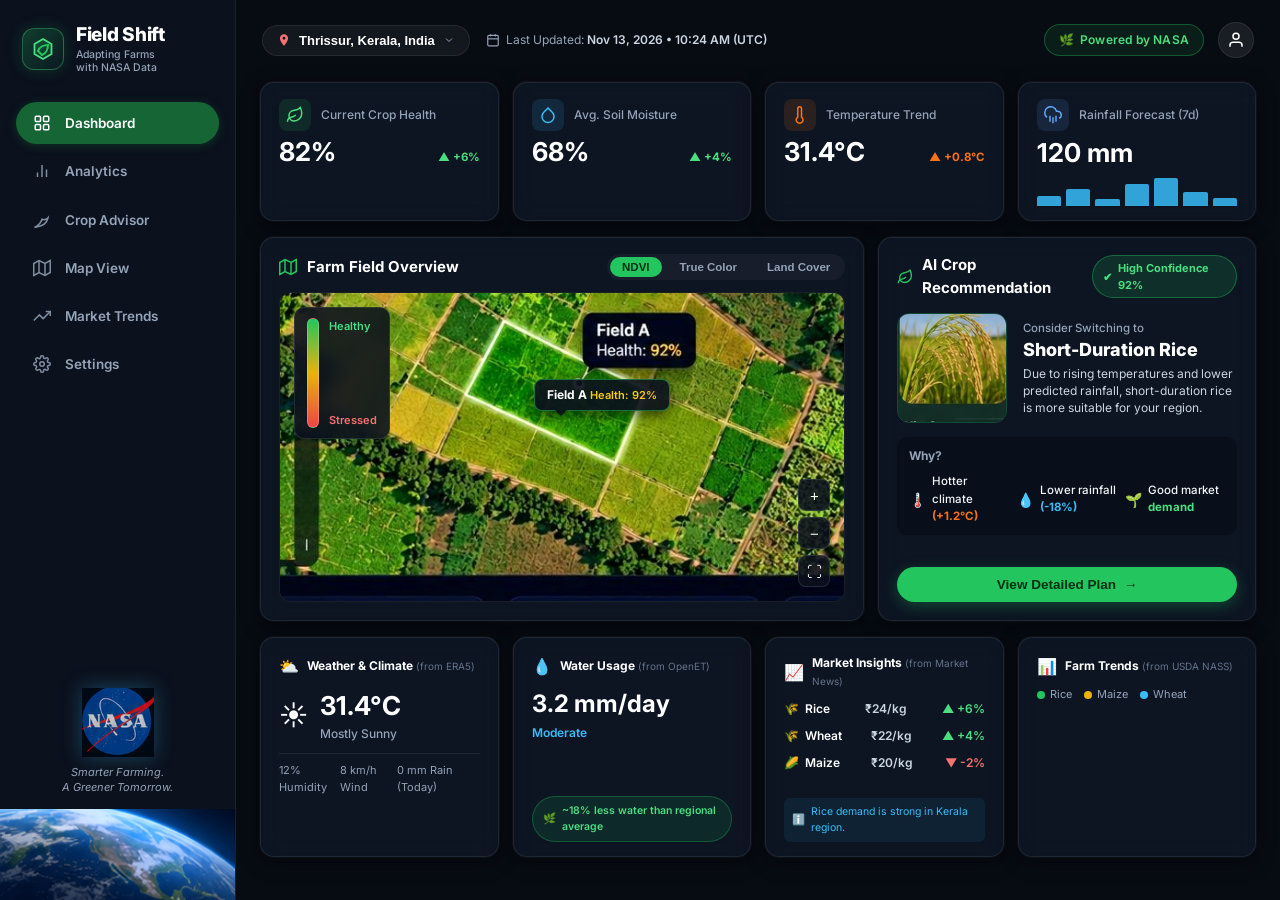
<file: backup_v1/templates/index.html>
<!DOCTYPE html>
<html lang="en">
<head>
  <meta charset="UTF-8">
  <meta name="viewport" content="width=device-width, initial-scale=1.0, maximum-scale=1.0, user-scalable=no">
  <title>Field Shift | Adaptive Farming with NASA Data</title>
  
  <!-- Favicon -->
  <link rel="icon" type="image/png" href="/static/images/nasa_mobile_logo.png">

  <!-- Google Fonts: Inter & Outfit -->
  <link rel="preconnect" href="https://fonts.googleapis.com">
  <link rel="preconnect" href="https://fonts.gstatic.com" crossorigin>
  <link href="https://fonts.googleapis.com/css2?family=Inter:wght@400;500;600;700;800;900&family=Outfit:wght@500;600;700;800&display=swap" rel="stylesheet">

  <!-- Core Styles -->
  <link rel="stylesheet" href="/static/css/style.css">
  <link rel="stylesheet" href="/static/css/desktop.css">
  <link rel="stylesheet" href="/static/css/mobile.css">

  <style>
    /* Location choices modal list styles */
    .location-choices-grid {
      display: flex;
      flex-direction: column;
      gap: 10px;
    }
    .location-choice-btn {
      display: flex;
      align-items: center;
      gap: 12px;
      padding: 12px 14px;
      border-radius: 12px;
      background: rgba(255, 255, 255, 0.04);
      border: 1px solid var(--border-subtle);
      color: #fff;
      cursor: pointer;
      transition: all 0.2s ease;
      width: 100%;
    }
    .location-choice-btn:hover {
      background: rgba(34, 197, 94, 0.15);
      border-color: #22c55e;
    }
    .location-choice-btn.active {
      background: rgba(34, 197, 94, 0.2);
      border-color: #22c55e;
    }
  </style>
</head>
<body>

  <!-- =======================================================================
       1. DESKTOP / PC VERSION (Accurate reproduction of Reference Image 1)
       ======================================================================= -->
  <div class="desktop-app-wrapper" id="desktop-view">
    <!-- Left Sidebar -->
    <aside class="sidebar">
      <div class="sidebar-top">
        <!-- Brand Logo -->
        <div class="brand-logo-container">
          <div class="brand-icon">
            <!-- Satellite Leaf Polygon SVG -->
            <svg width="24" height="24" viewBox="0 0 24 24" fill="none" xmlns="http://www.w3.org/2000/svg">
              <path d="M12 2L20.5 7V17L12 22L3.5 17V7L12 2Z" stroke="#4ade80" stroke-width="1.8" fill="rgba(34,197,94,0.15)"/>
              <path d="M7 14C8.5 10 13 8 17 8C17 12 15 16.5 11 18" stroke="#22c55e" stroke-width="2" stroke-linecap="round"/>
              <path d="M11 18L7 14" stroke="#22c55e" stroke-width="1.8" stroke-linecap="round"/>
            </svg>
          </div>
          <div class="brand-text-block">
            <span class="brand-title">Field Shift</span>
            <span class="brand-subtitle">Adapting Farms<br>with NASA Data</span>
          </div>
        </div>

        <!-- Sidebar Navigation Menu -->
        <nav class="sidebar-nav">
          <a class="nav-link active" data-tab="dashboard">
            <svg class="nav-icon" viewBox="0 0 24 24" fill="none" stroke="currentColor" stroke-width="2">
              <rect x="3" y="3" width="7" height="7" rx="1.5"></rect>
              <rect x="14" y="3" width="7" height="7" rx="1.5"></rect>
              <rect x="14" y="14" width="7" height="7" rx="1.5"></rect>
              <rect x="3" y="14" width="7" height="7" rx="1.5"></rect>
            </svg>
            <span>Dashboard</span>
          </a>
          <a class="nav-link" data-tab="analytics">
            <svg class="nav-icon" viewBox="0 0 24 24" fill="none" stroke="currentColor" stroke-width="2">
              <path d="M18 20V10M12 20V4M6 20v-6"></path>
            </svg>
            <span>Analytics</span>
          </a>
          <a class="nav-link" data-tab="advisor">
            <svg class="nav-icon" viewBox="0 0 24 24" fill="none" stroke="currentColor" stroke-width="2">
              <path d="M2 22s8-4 10-11c0 0 4 2 8-2 0 0-2 8-8 10-2 1-10 3-10 3z"></path>
            </svg>
            <span>Crop Advisor</span>
          </a>
          <a class="nav-link" data-tab="map">
            <svg class="nav-icon" viewBox="0 0 24 24" fill="none" stroke="currentColor" stroke-width="2">
              <polygon points="1 6 1 22 8 18 16 22 23 18 23 2 16 6 8 2 1 6"></polygon>
              <line x1="8" y1="2" x2="8" y2="18"></line>
              <line x1="16" y1="6" x2="16" y2="22"></line>
            </svg>
            <span>Map View</span>
          </a>
          <a class="nav-link" data-tab="market">
            <svg class="nav-icon" viewBox="0 0 24 24" fill="none" stroke="currentColor" stroke-width="2">
              <polyline points="23 6 13.5 15.5 8.5 10.5 1 18"></polyline>
              <polyline points="17 6 23 6 23 12"></polyline>
            </svg>
            <span>Market Trends</span>
          </a>
          <a class="nav-link" data-tab="settings">
            <svg class="nav-icon" viewBox="0 0 24 24" fill="none" stroke="currentColor" stroke-width="2">
              <circle cx="12" cy="12" r="3"></circle>
              <path d="M19.4 15a1.65 1.65 0 0 0 .33 1.82l.06.06a2 2 0 0 1 0 2.83 2 2 0 0 1-2.83 0l-.06-.06a1.65 1.65 0 0 0-1.82-.33 1.65 1.65 0 0 0-1 1.51V21a2 2 0 0 1-2 2 2 2 0 0 1-2-2v-.09A1.65 1.65 0 0 0 9 19.4a1.65 1.65 0 0 0-1.82.33l-.06.06a2 2 0 0 1-2.83 0 2 2 0 0 1 0-2.83l.06-.06a1.65 1.65 0 0 0 .33-1.82 1.65 1.65 0 0 0-1.51-1H3a2 2 0 0 1-2-2 2 2 0 0 1 2-2h.09A1.65 1.65 0 0 0 4.6 9a1.65 1.65 0 0 0-.33-1.82l-.06-.06a2 2 0 0 1 0-2.83 2 2 0 0 1 2.83 0l.06.06a1.65 1.65 0 0 0 1.82.33H9a1.65 1.65 0 0 0 1-1.51V3a2 2 0 0 1 2-2 2 2 0 0 1 2 2v.09a1.65 1.65 0 0 0 1 1.51 1.65 1.65 0 0 0 1.82-.33l.06-.06a2 2 0 0 1 2.83 0 2 2 0 0 1 0 2.83l-.06.06a1.65 1.65 0 0 0-.33 1.82V9a1.65 1.65 0 0 0 1.51 1H21a2 2 0 0 1 2 2 2 2 0 0 1-2 2h-.09a1.65 1.65 0 0 0-1.51 1z"></path>
            </svg>
            <span>Settings</span>
          </a>
        </nav>
      </div>

      <!-- Sidebar Bottom: NASA & Earth Horizon -->
      <div class="sidebar-bottom">
        <img src="/static/images/nasa_mobile_logo.png" alt="NASA Meatball" class="nasa-sidebar-logo">
        <div class="sidebar-mission-text">
          Smarter Farming.<br>A Greener Tomorrow.
        </div>
        <img src="/static/images/earth_glow.png" alt="Curved Earth" class="sidebar-earth-glow">
      </div>
    </aside>

    <!-- Main Desktop Content -->
    <main class="desktop-main">
      <!-- Top Bar -->
      <header class="desktop-topbar">
        <div class="topbar-left">
          <!-- Location Pill -->
          <button class="location-selector-btn" id="desk-location-btn" title="Click to switch farm location">
            <svg class="location-icon" viewBox="0 0 24 24" fill="currentColor">
              <path d="M12 2C8.13 2 5 5.13 5 9c0 5.25 7 13 7 13s7-7.75 7-13c0-3.87-3.13-7-7-7zm0 9.5a2.5 2.5 0 0 1 0-5 2.5 2.5 0 0 1 0 5z"/>
            </svg>
            <span id="desk-location-text">Thrissur, Kerala, India</span>
            <svg class="chevron-icon" viewBox="0 0 24 24" fill="none" stroke="currentColor" stroke-width="2">
              <polyline points="6 9 12 15 18 9"></polyline>
            </svg>
          </button>

          <!-- Last Updated -->
          <div class="last-updated-text">
            <svg width="14" height="14" viewBox="0 0 24 24" fill="none" stroke="currentColor" stroke-width="2">
              <rect x="3" y="4" width="18" height="18" rx="2" ry="2"></rect>
              <line x1="16" y1="2" x2="16" y2="6"></line>
              <line x1="8" y1="2" x2="8" y2="6"></line>
              <line x1="3" y1="10" x2="21" y2="10"></line>
            </svg>
            <span>Last Updated: <strong id="desk-last-updated" style="font-weight: 600; color: #cbd5e1;">Nov 13, 2026 • 10:24 AM (UTC)</strong></span>
          </div>
        </div>

        <div class="topbar-right">
          <div class="nasa-powered-badge">
            <span>🌿</span>
            <span>Powered by NASA</span>
          </div>
          <button class="user-avatar-btn" title="Farmer Profile">
            <svg width="18" height="18" viewBox="0 0 24 24" fill="none" stroke="currentColor" stroke-width="2">
              <path d="M20 21v-2a4 4 0 0 0-4-4H8a4 4 0 0 0-4 4v2"></path>
              <circle cx="12" cy="7" r="4"></circle>
            </svg>
          </button>
        </div>
      </header>

      <!-- Row 1: 4 KPI Cards -->
      <section class="kpi-cards-grid">
        <!-- 1. Current Crop Health -->
        <div class="card-glass kpi-card">
          <div class="kpi-header">
            <div class="kpi-icon-wrap green">
              <svg width="18" height="18" viewBox="0 0 24 24" fill="none" stroke="currentColor" stroke-width="2">
                <path d="M11 20A7 7 0 0 1 9.8 6.1C15.5 5 17 4.48 19 2c1 2 2 4.18 2 8 0 5.5-4.78 10-10 10Z"/>
                <path d="M2 21c0-3 1.85-5.36 5.08-6C9.5 14.52 12 13 13 12"/>
              </svg>
            </div>
            <span class="kpi-title">Current Crop Health</span>
          </div>
          <div class="kpi-body">
            <span class="kpi-value" id="kpi-crop-val">82%</span>
            <span class="kpi-change-pill badge-trend-up" id="kpi-crop-chg">▲ +6%</span>
          </div>
          <div class="kpi-sparkline-wrap">
            <canvas id="chart-crop-health" class="sparkline-canvas"></canvas>
          </div>
        </div>

        <!-- 2. Avg. Soil Moisture -->
        <div class="card-glass kpi-card">
          <div class="kpi-header">
            <div class="kpi-icon-wrap blue">
              <svg width="18" height="18" viewBox="0 0 24 24" fill="none" stroke="currentColor" stroke-width="2">
                <path d="M12 2.69l5.66 5.66a8 8 0 1 1-11.31 0z"></path>
              </svg>
            </div>
            <span class="kpi-title">Avg. Soil Moisture</span>
          </div>
          <div class="kpi-body">
            <span class="kpi-value" id="kpi-soil-val">68%</span>
            <span class="kpi-change-pill badge-trend-up" id="kpi-soil-chg">▲ +4%</span>
          </div>
          <div class="kpi-sparkline-wrap">
            <canvas id="chart-soil-moisture" class="sparkline-canvas"></canvas>
          </div>
        </div>

        <!-- 3. Temperature Trend -->
        <div class="card-glass kpi-card">
          <div class="kpi-header">
            <div class="kpi-icon-wrap orange">
              <svg width="18" height="18" viewBox="0 0 24 24" fill="none" stroke="currentColor" stroke-width="2">
                <path d="M14 14.76V3.5a2.5 2.5 0 0 0-5 0v11.26a4.5 4.5 0 1 0 5 0z"></path>
              </svg>
            </div>
            <span class="kpi-title">Temperature Trend</span>
          </div>
          <div class="kpi-body">
            <span class="kpi-value" id="kpi-temp-val">31.4°C</span>
            <span class="kpi-change-pill badge-trend-up" id="kpi-temp-chg" style="color: #f97316;">▲ +0.8°C</span>
          </div>
          <div class="kpi-sparkline-wrap">
            <canvas id="chart-temperature" class="sparkline-canvas"></canvas>
          </div>
        </div>

        <!-- 4. Rainfall Forecast (7d) -->
        <div class="card-glass kpi-card">
          <div class="kpi-header">
            <div class="kpi-icon-wrap indigo">
              <svg width="18" height="18" viewBox="0 0 24 24" fill="none" stroke="currentColor" stroke-width="2">
                <line x1="16" y1="13" x2="16" y2="21"></line>
                <line x1="8" y1="13" x2="8" y2="21"></line>
                <line x1="12" y1="15" x2="12" y2="23"></line>
                <path d="M20 16.58A5 5 0 0 0 18 7h-1.26A8 8 0 1 0 4 15.25"></path>
              </svg>
            </div>
            <span class="kpi-title">Rainfall Forecast (7d)</span>
          </div>
          <div class="kpi-body">
            <span class="kpi-value" id="kpi-rain-val">120 mm</span>
          </div>
          <div class="mini-bar-chart">
            <div class="mini-bar" style="height: 35%;"></div>
            <div class="mini-bar" style="height: 60%;"></div>
            <div class="mini-bar" style="height: 25%;"></div>
            <div class="mini-bar" style="height: 80%;"></div>
            <div class="mini-bar" style="height: 100%;"></div>
            <div class="mini-bar" style="height: 50%;"></div>
            <div class="mini-bar" style="height: 30%;"></div>
          </div>
        </div>
      </section>

      <!-- Row 2: Middle Section (Farm Field Overview + AI Crop Recommendation) -->
      <section class="middle-grid">
        <!-- Card 1: Farm Field Overview -->
        <div class="card-glass field-overview-card" id="desktop-map-container">
          <div class="card-top-action-bar">
            <div class="card-title-group">
              <svg width="18" height="18" viewBox="0 0 24 24" fill="none" stroke="#22c55e" stroke-width="2">
                <polygon points="1 6 1 22 8 18 16 22 23 18 23 2 16 6 8 2 1 6"></polygon>
                <line x1="8" y1="2" x2="8" y2="18"></line>
                <line x1="16" y1="6" x2="16" y2="22"></line>
              </svg>
              <h2 class="card-heading-title">Farm Field Overview</h2>
            </div>
            <div class="layer-toggle-group">
              <button class="layer-toggle-btn active" data-layer="NDVI">NDVI</button>
              <button class="layer-toggle-btn" data-layer="True Color">True Color</button>
              <button class="layer-toggle-btn" data-layer="Land Cover">Land Cover</button>
            </div>
          </div>

          <!-- Satellite Map Canvas View -->
          <div class="map-canvas-container">
            <img src="/static/images/farm_satellite.jpg" alt="Satellite Field Overview" class="map-background-img" id="desktop-map-img">

            <!-- Field Marker Badge -->
            <div class="field-marker-badge" id="desk-field-marker">
              <div id="desk-field-marker-text">
                <strong>Field A</strong>
                <span class="field-health-num">Health: 92%</span>
              </div>
            </div>

            <!-- Left Health Legend Bar -->
            <div class="map-legend-vertical">
              <div class="legend-bar-gradient"></div>
              <div class="legend-text-labels">
                <span class="lbl-healthy">Healthy</span>
                <span class="lbl-stressed">Stressed</span>
              </div>
            </div>

            <!-- Map Controls -->
            <div class="map-controls-group">
              <button class="map-ctrl-btn" id="desk-map-zoomin" title="Zoom In">+</button>
              <button class="map-ctrl-btn" id="desk-map-zoomout" title="Zoom Out">−</button>
              <button class="map-ctrl-btn" id="desk-map-fullscreen" title="Toggle Fullscreen">⛶</button>
            </div>
          </div>
        </div>

        <!-- Card 2: AI Crop Recommendation -->
        <div class="card-glass ai-recommendation-card">
          <div>
            <div class="rec-header-row">
              <div class="rec-title-group">
                <svg width="18" height="18" viewBox="0 0 24 24" fill="none" stroke="#22c55e" stroke-width="2">
                  <path d="M11 20A7 7 0 0 1 9.8 6.1C15.5 5 17 4.48 19 2c1 2 2 4.18 2 8 0 5.5-4.78 10-10 10Z"/>
                  <path d="M2 21c0-3 1.85-5.36 5.08-6C9.5 14.52 12 13 13 12"/>
                </svg>
                <span>AI Crop Recommendation</span>
              </div>
              <div class="confidence-badge">
                <span>✔</span>
                <span>High Confidence 92%</span>
              </div>
            </div>

            <div class="rec-body-content">
              <img src="/static/images/rice_crop.jpg" alt="Short-Duration Rice" class="crop-preview-thumb">
              <div class="rec-text-details">
                <span class="rec-subhead">Consider Switching to</span>
                <h3 class="rec-crop-name" id="desk-rec-crop-name">Short-Duration Rice</h3>
                <p class="rec-description" id="desk-rec-desc">Due to rising temperatures and lower predicted rainfall, short-duration rice is more suitable for your region.</p>
              </div>
            </div>

            <!-- Why? Section -->
            <div class="rec-why-container">
              <div class="rec-why-title">Why?</div>
              <div class="rec-why-grid">
                <div class="why-item">
                  <span class="why-icon">🌡️</span>
                  <div>
                    <div>Hotter climate</div>
                    <strong style="color: #f97316;">(+1.2°C)</strong>
                  </div>
                </div>
                <div class="why-item">
                  <span class="why-icon">💧</span>
                  <div>
                    <div>Lower rainfall</div>
                    <strong style="color: #38bdf8;">(-18%)</strong>
                  </div>
                </div>
                <div class="why-item">
                  <span class="why-icon">🌱</span>
                  <div>
                    <div>Good market</div>
                    <strong style="color: #4ade80;">demand</strong>
                  </div>
                </div>
              </div>
            </div>
          </div>

          <button class="btn-view-plan" id="desk-view-plan-btn">
            <span>View Detailed Plan</span>
            <span>→</span>
          </button>
        </div>
      </section>

      <!-- Row 3: Bottom 4 Cards -->
      <section class="bottom-cards-grid">
        <!-- 1. Weather & Climate (from ERA5) -->
        <div class="card-glass bottom-card">
          <div>
            <div class="bottom-card-header">
              <span style="font-size: 16px;">⛅</span>
              <div class="bottom-card-title">Weather & Climate <span class="bottom-card-source">(from ERA5)</span></div>
            </div>
            <div class="weather-main-row">
              <span class="weather-sun-icon">☀️</span>
              <div>
                <div class="weather-temp-num" id="desk-weather-temp">31.4°C</div>
                <div class="weather-condition-lbl" id="desk-weather-cond">Mostly Sunny</div>
              </div>
            </div>
            <div class="weather-stats-row">
              <span id="desk-weather-hum">12% Humidity</span>
              <span id="desk-weather-wind">8 km/h Wind</span>
              <span id="desk-weather-rain">0 mm Rain (Today)</span>
            </div>
          </div>
          <div style="height: 32px; width: 100%;">
            <canvas id="chart-weather-spark" class="sparkline-canvas"></canvas>
          </div>
        </div>

        <!-- 2. Water Usage (from OpenET) -->
        <div class="card-glass bottom-card">
          <div>
            <div class="bottom-card-header">
              <span style="font-size: 16px; color: #38bdf8;">💧</span>
              <div class="bottom-card-title">Water Usage <span class="bottom-card-source">(from OpenET)</span></div>
            </div>
            <div class="water-metric-num" id="desk-water-rate">3.2 mm/day</div>
            <div class="water-metric-status" id="desk-water-status">Moderate</div>
            <div style="height: 40px; width: 100%;">
              <canvas id="chart-water-usage" class="sparkline-canvas"></canvas>
            </div>
          </div>
          <div class="water-savings-pill" id="desk-water-savings">
            <span>🌿</span>
            <span>~18% less water than regional average</span>
          </div>
        </div>

        <!-- 3. Market Insights (from Market News) -->
        <div class="card-glass bottom-card">
          <div>
            <div class="bottom-card-header">
              <span style="font-size: 16px; color: #22c55e;">📈</span>
              <div class="bottom-card-title">Market Insights <span class="bottom-card-source">(from Market News)</span></div>
            </div>
            <div class="market-table" id="desk-market-rows">
              <!-- Rendered via JS -->
              <div class="market-table-row">
                <span class="market-crop-name"><span>🌾</span> Rice</span>
                <span class="market-price-val">₹24/kg</span>
                <span class="badge-trend-up">▲ +6%</span>
              </div>
              <div class="market-table-row">
                <span class="market-crop-name"><span>🌾</span> Wheat</span>
                <span class="market-price-val">₹22/kg</span>
                <span class="badge-trend-up">▲ +4%</span>
              </div>
              <div class="market-table-row">
                <span class="market-crop-name"><span>🌽</span> Maize</span>
                <span class="market-price-val">₹20/kg</span>
                <span class="badge-trend-down">▼ -2%</span>
              </div>
            </div>
          </div>
          <div class="market-info-note">
            <span>ℹ️</span>
            <span id="desk-market-note">Rice demand is strong in Kerala region.</span>
          </div>
        </div>

        <!-- 4. Farm Trends (from USDA NASS) -->
        <div class="card-glass bottom-card">
          <div>
            <div class="bottom-card-header">
              <span style="font-size: 16px; color: #38bdf8;">📊</span>
              <div class="bottom-card-title">Farm Trends <span class="bottom-card-source">(from USDA NASS)</span></div>
            </div>
            <div class="trends-legend-row">
              <div class="trend-legend-item">
                <span class="legend-dot" style="background: #22c55e;"></span>
                <span>Rice</span>
              </div>
              <div class="trend-legend-item">
                <span class="legend-dot" style="background: #eab308;"></span>
                <span>Maize</span>
              </div>
              <div class="trend-legend-item">
                <span class="legend-dot" style="background: #38bdf8;"></span>
                <span>Wheat</span>
              </div>
            </div>
          </div>
          <div class="trend-chart-canvas-wrap">
            <canvas id="chart-farm-trends"></canvas>
          </div>
        </div>
      </section>
    </main>
  </div>


  <!-- =======================================================================
       2. MOBILE VERSION (Dedicated layout matching Reference Image 2)
       ======================================================================= -->
  <div class="mobile-app-wrapper" id="mobile-view">
    <!-- Simulated Mobile Status Bar (9:41, wifi, battery) -->
    <div class="mobile-status-bar">
      <span>9:41</span>
      <div class="mobile-status-icons">
        <span>📶</span>
        <span>⚡ 100</span>
      </div>
    </div>

    <!-- Mobile Header -->
    <header class="mobile-header">
      <div class="mobile-brand-group">
        <img src="/static/images/nasa_mobile_logo.png" alt="NASA Logo" class="mobile-nasa-logo">
        <div class="mobile-title-block">
          <div class="mobile-app-name">
            <span>Field</span> <span class="accent-shift">Shift</span> <span>🌿</span>
          </div>
          <div class="mobile-app-subtitle">Adaptive Farming with NASA Data</div>
        </div>
      </div>
      <div class="mobile-header-actions">
        <button class="mobile-notif-btn" title="Alerts">
          <span>🔔</span>
          <span class="notif-dot"></span>
        </button>
        <div class="mobile-profile-avatar" title="User Profile">B</div>
      </div>
    </header>

    <!-- Location & Global Badges -->
    <div class="mobile-location-row">
      <button class="mobile-loc-pill" id="mob-location-btn">
        <span style="color: #f87171;">📍</span>
        <span id="mob-location-text">Kerala, India</span>
        <span style="color: #94a3b8; font-size: 11px;">⌄</span>
      </button>
      <div class="mobile-global-pill">
        <span>🌐</span>
        <span>Global • 100+ Countries</span>
      </div>
    </div>

    <!-- Mobile Main Body Content -->
    <main class="mobile-content">
      <!-- Farm Overview Card -->
      <section class="card-glass mobile-farm-card">
        <div class="mobile-farm-header">
          <div class="mobile-farm-title-group">
            <div class="mobile-farm-icon-circle">
              <span>🌿</span>
            </div>
            <div class="mobile-farm-titles">
              <h3>Farm Overview</h3>
              <p>Your farm insights at a glance</p>
            </div>
          </div>
          <button class="mobile-btn-edit" id="mob-edit-farm-btn">
            <span>✎</span>
            <span>Edit</span>
          </button>
        </div>

        <!-- Mobile Map Box -->
        <div class="mobile-map-box" id="mobile-map-box">
          <!-- Map / Satellite Toggles -->
          <div class="mobile-map-toggles">
            <button class="mobile-map-pill" data-mode="Map">
              <span>🌐</span>
              <span>Map</span>
            </button>
            <button class="mobile-map-pill active" data-mode="Satellite">
              <span>Satellite</span>
            </button>
          </div>

          <!-- Satellite Background -->
          <img src="/static/images/farm_satellite.jpg" alt="Farm Satellite" class="map-background-img" id="mobile-map-img">

          <!-- Field Marker Pin -->
          <div style="position: absolute; top: 40%; left: 48%; transform: translate(-50%, -50%); z-index: 10;">
            <svg width="28" height="28" viewBox="0 0 24 24" fill="#ffffff" filter="drop-shadow(0 2px 8px rgba(0,0,0,0.8))">
              <path d="M12 2C8.13 2 5 5.13 5 9c0 5.25 7 13 7 13s7-7.75 7-13c0-3.87-3.13-7-7-7zm0 9.5a2.5 2.5 0 0 1 0-5 2.5 2.5 0 0 1 0 5z"/>
            </svg>
          </div>

          <!-- Colorbar Gradient -->
          <div class="mobile-map-colorbar">
            <div class="mobile-colorbar-strip"></div>
            <div class="mobile-colorbar-labels">
              <span>Low Health</span>
              <span>High Health</span>
            </div>
          </div>

          <!-- Mobile Map Controls -->
          <div class="map-controls-group" style="bottom: 10px; right: 10px;">
            <button class="map-ctrl-btn" id="mob-map-fullscreen" title="Fullscreen">⛶</button>
            <button class="map-ctrl-btn" id="mob-map-zoomin" title="Zoom In">+</button>
            <button class="map-ctrl-btn" id="mob-map-zoomout" title="Zoom Out">−</button>
          </div>
        </div>

        <!-- Interactive NDVI Explainer Popover -->
        <div class="mobile-ndvi-popover" id="mobile-ndvi-popover">
          <div class="ndvi-popover-header">
            <div class="ndvi-popover-title">
              <div class="ndvi-icon-badge">🌾</div>
              <span>NDVI</span>
            </div>
            <button class="ndvi-close-btn" id="ndvi-close-btn" title="Close">✕</button>
          </div>
          <p class="ndvi-popover-desc">
            NDVI is a satellite indicator that shows how green and healthy your crops are.
          </p>
          <div class="ndvi-popover-body">
            <img src="/static/images/ndvi_sample.png" alt="NDVI Satellite Tile" class="ndvi-thumb-img">
            <div class="ndvi-bullets">
              <div class="ndvi-bullet-item">
                <span class="check-icon">✔</span>
                <span>Higher values = healthier crops</span>
              </div>
              <div class="ndvi-bullet-item">
                <span class="check-icon">✔</span>
                <span>Lower values may mean stress (drought, pests or poor soil)</span>
              </div>
            </div>
          </div>
          <button class="btn-got-it" id="ndvi-got-it-btn">Got it!</button>
        </div>
      </section>

      <!-- 2x2 Metric Cards Grid -->
      <section class="mobile-metrics-grid" id="mobile-metrics-grid">
        <!-- 1. Crop Health -->
        <div class="card-glass mobile-metric-card">
          <div class="mobile-m-top">
            <span class="mobile-m-icon" style="color: #4ade80;">🌿</span>
            <span class="mobile-m-label">Crop</span>
          </div>
          <div class="mobile-m-val-row">
            <span class="mobile-m-val" id="mob-crop-val">87%</span>
            <span class="mobile-m-badge badge-trend-up" id="mob-crop-chg">▲ +5%</span>
          </div>
        </div>

        <!-- 2. Rain -->
        <div class="card-glass mobile-metric-card">
          <div class="mobile-m-top">
            <span class="mobile-m-icon" style="color: #60a5fa;">🌧️</span>
            <span class="mobile-m-label">Rain</span>
          </div>
          <div class="mobile-m-val-row">
            <span class="mobile-m-val" id="mob-rain-val">120 mm</span>
            <span class="mobile-m-badge" style="color: #94a3b8; font-weight: 600;">(7d)</span>
          </div>
        </div>

        <!-- 3. Soil Moisture -->
        <div class="card-glass mobile-metric-card">
          <div class="mobile-m-top">
            <span class="mobile-m-icon" style="color: #4ade80;">🌱</span>
            <span class="mobile-m-label">Soil</span>
          </div>
          <div class="mobile-m-val-row">
            <span class="mobile-m-val" id="mob-soil-val">68%</span>
            <span class="mobile-m-badge badge-trend-up" id="mob-soil-chg">▲ +4%</span>
          </div>
        </div>

        <!-- 4. Temperature -->
        <div class="card-glass mobile-metric-card">
          <div class="mobile-m-top">
            <span class="mobile-m-icon" style="color: #f97316;">🌡️</span>
            <span class="mobile-m-label">Temp</span>
          </div>
          <div class="mobile-m-val-row">
            <span class="mobile-m-val" id="mob-temp-val">30.8°C</span>
            <span class="mobile-m-badge badge-trend-up" id="mob-temp-chg" style="color: #4ade80;">▲ +0.6°C</span>
          </div>
        </div>
      </section>

      <!-- AI Recommendation Card -->
      <section class="card-glass mobile-rec-card">
        <div class="mobile-rec-header">
          <div class="mobile-rec-heading">
            <span style="color: #4ade80; font-size: 17px;">✨</span>
            <span>AI Recommendation</span>
          </div>
          <div class="confidence-badge">
            <span>✔</span>
            <span>92% Confidence</span>
          </div>
        </div>
        <div class="mobile-rec-body">
          <img src="/static/images/rice_crop.jpg" alt="Rice Crop" class="mobile-rec-thumb">
          <div class="mobile-rec-texts">
            <h4 class="mobile-rec-title" id="mob-rec-title">Continue with Rice</h4>
            <p class="mobile-rec-desc" id="mob-rec-desc">Current conditions are ideal for rice in Kerala.</p>
          </div>
        </div>
        <button class="btn-pill btn-primary-green" id="mob-view-plan-btn" style="width: 100%; padding: 10px 16px;">
          <span>View Plan</span>
          <span>→</span>
        </button>
      </section>

      <!-- Key Insights Card -->
      <section class="card-glass mobile-insights-card">
        <div class="mobile-insights-header">
          <div class="mobile-insights-title">
            <span style="color: #4ade80;">📊</span>
            <span>Key Insights</span>
          </div>
          <a class="btn-see-all" id="mob-see-all-insights">See All →</a>
        </div>
        <div class="mobile-insights-scroll">
          <!-- 1. Monsoon -->
          <div class="mobile-insight-item">
            <div class="insight-icon-box" style="background: rgba(96, 165, 250, 0.15); color: #60a5fa;">🌧️</div>
            <div class="insight-text-box">
              <span class="insight-lbl">Monsoon Likely<br>(Next 10 days)</span>
              <span class="insight-val" style="color: #4ade80;">▲ 80%</span>
            </div>
          </div>
          <!-- 2. Market -->
          <div class="mobile-insight-item">
            <div class="insight-icon-box" style="background: rgba(34, 197, 94, 0.15); color: #4ade80;">📈</div>
            <div class="insight-text-box">
              <span class="insight-lbl">Good Market<br>for Rice</span>
              <span class="insight-val" style="color: #4ade80;">▲ ₹24/kg</span>
            </div>
          </div>
          <!-- 3. Soil pH -->
          <div class="mobile-insight-item">
            <div class="insight-icon-box" style="background: rgba(74, 222, 128, 0.15); color: #4ade80;">🌱</div>
            <div class="insight-text-box">
              <span class="insight-lbl">Soil pH<br>Optimal</span>
              <span class="insight-val" style="color: #94a3b8;">(6.0 – 7.5)</span>
            </div>
          </div>
        </div>
      </section>
    </main>

    <!-- Fixed Mobile Bottom Navigation Bar -->
    <nav class="mobile-bottom-nav">
      <a class="bottom-nav-item active" data-tab="home">
        <span class="b-icon">🏠</span>
        <span>Home</span>
      </a>
      <a class="bottom-nav-item" data-tab="map">
        <span class="b-icon">📍</span>
        <span>Map</span>
      </a>
      <a class="bottom-nav-item" data-tab="analytics">
        <span class="b-icon">📊</span>
        <span>Analytics</span>
      </a>
      <a class="bottom-nav-item" data-tab="settings">
        <span class="b-icon">⚙️</span>
        <span>Settings</span>
      </a>
    </nav>
  </div>


  <!-- =======================================================================
       3. FLOATING VIEWPORT SWITCHER (For Testing & Verification)
       ======================================================================= -->
  <div class="viewport-switch-bar">
    <button class="viewport-switch-btn active" id="switch-auto" title="Responsive Auto mode based on browser width">
      <span>🔄</span>
      <span>Auto</span>
    </button>
    <button class="viewport-switch-btn" id="switch-desktop" title="Force Desktop Dashboard reproduction">
      <span>🖥️</span>
      <span>PC</span>
    </button>
    <button class="viewport-switch-btn" id="switch-mobile" title="Force Mobile Phone layout reproduction">
      <span>📱</span>
      <span>Mobile</span>
    </button>
  </div>


  <!-- =======================================================================
       4. MODALS & DIALOGS
       ======================================================================= -->
  <!-- Edit Farm Modal -->
  <div class="modal-overlay" id="edit-farm-modal">
    <div class="modal-box">
      <div class="modal-header">
        <h3><span>🌿</span> Edit Farm Profile</h3>
        <button class="modal-close-btn">&times;</button>
      </div>
      <form id="edit-farm-form">
        <div class="form-group">
          <label>Crop Type & Variety</label>
          <input type="text" class="form-control" id="edit-crop" required>
        </div>
        <div class="form-group">
          <label>Acreage (Hectares / Acres)</label>
          <input type="number" step="0.1" class="form-control" id="edit-acreage" required>
        </div>
        <div class="form-group">
          <label>Growth Stage</label>
          <select class="form-control" id="edit-stage">
            <option value="Sowing & Germination">Sowing & Germination</option>
            <option value="Tillering & Vegetative Growth">Tillering & Vegetative Growth</option>
            <option value="Panicle Initiation">Panicle Initiation</option>
            <option value="Flowering & Grain Filling">Flowering & Grain Filling</option>
            <option value="Ripening & Harvest">Ripening & Harvest</option>
          </select>
        </div>
        <div class="form-group">
          <label>Soil pH Level</label>
          <input type="number" step="0.1" class="form-control" id="edit-ph" required>
        </div>
        <div style="display: flex; justify-content: flex-end; gap: 10px; margin-top: 20px;">
          <button type="button" class="btn-pill btn-outline-green modal-close-btn">Cancel</button>
          <button type="submit" class="btn-pill btn-primary-green">Save & Recalculate AI</button>
        </div>
      </form>
    </div>
  </div>

  <!-- Detailed AI Plan Modal -->
  <div class="modal-overlay" id="plan-modal">
    <div class="modal-box" style="max-width: 600px;">
      <div class="modal-header">
        <h3><span>🌾</span> NASA Field Shift Action Plan</h3>
        <button class="modal-close-btn">&times;</button>
      </div>
      <div style="font-size: 13.5px; line-height: 1.6; color: #cbd5e1;">
        <div style="background: rgba(34, 197, 94, 0.1); border: 1px solid rgba(34,197,94,0.3); border-radius: 12px; padding: 14px; margin-bottom: 16px;">
          <strong style="color: #4ade80; font-size: 15px;">Target Variety: Jyothi / Uma (115–120 days)</strong>
          <p style="margin-top: 4px; color: #e2e8f0;">Calibrated for Kerala Agro-Ecological Zones (KAU & NASA Harvest Data).</p>
        </div>

        <h4 style="color: #fff; margin-bottom: 8px;">Key Recommendations:</h4>
        <ul style="list-style-type: none; display: flex; flex-direction: column; gap: 8px; margin-bottom: 16px;">
          <li style="display: flex; gap: 8px;"><span>💧</span> <span><strong>Water Conservation:</strong> Requires ~25% less irrigation due to shortened growth period.</span></li>
          <li style="display: flex; gap: 8px;"><span>🌡️</span> <span><strong>Heat Resilience:</strong> Peak flowering aligns before the hottest summer heat spikes.</span></li>
          <li style="display: flex; gap: 8px;"><span>💰</span> <span><strong>Expected Yield:</strong> 5.6 to 6.2 tonnes/ha at prevailing mandi rates of ₹24–26/kg.</span></li>
          <li style="display: flex; gap: 8px;"><span>🛰️</span> <span><strong>Satellite Monitoring:</strong> Landsat 9 and Sentinel-2 pass every 5 days for automated health alerts.</span></li>
        </ul>

        <button class="btn-pill btn-primary-green modal-close-btn" style="width: 100%; padding: 11px;">
          Acknowledge Plan
        </button>
      </div>
    </div>
  </div>

  <!-- Location Selector Modal -->
  <div class="modal-overlay" id="location-modal">
    <div class="modal-box">
      <div class="modal-header">
        <h3><span>📍</span> Select Farm Region</h3>
        <button class="modal-close-btn">&times;</button>
      </div>
      <p style="font-size: 12.5px; color: #94a3b8; margin-bottom: 14px;">
        Choose a farm location in Kerala to view real-time satellite telemetry, micro-climate data, and crop recommendations.
      </p>
      <div class="location-choices-grid" id="location-options-list">
        <!-- Rendered via JS -->
      </div>
    </div>
  </div>

  <!-- Application Scripts -->
  <script src="/static/js/charts.js"></script>
  <script src="/static/js/map.js"></script>
  <script src="/static/js/app.js"></script>
</body>
</html>
</file>
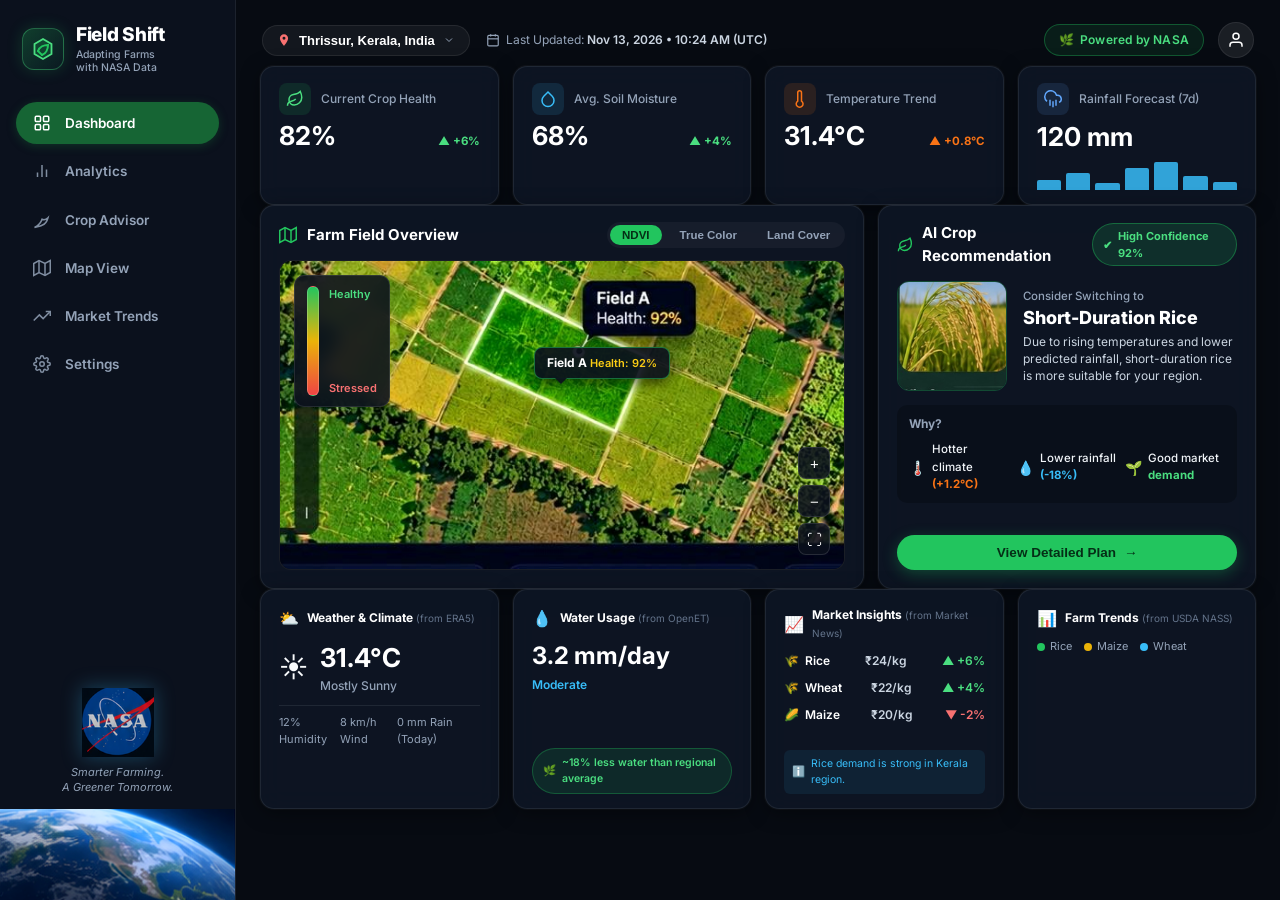
<file: backup_v2/templates/index.html>
<!DOCTYPE html>
<html lang="en">
<head>
  <meta charset="UTF-8">
  <meta name="viewport" content="width=device-width, initial-scale=1.0, maximum-scale=1.0, user-scalable=no">
  <title>Field Shift V2 | Advanced Agricultural Intelligence & NASA Earth Observation</title>
  
  <!-- Favicon -->
  <link rel="icon" type="image/png" href="/static/images/nasa_mobile_logo.png">

  <!-- Google Fonts: Inter & Outfit -->
  <link rel="preconnect" href="https://fonts.googleapis.com">
  <link rel="preconnect" href="https://fonts.gstatic.com" crossorigin>
  <link href="https://fonts.googleapis.com/css2?family=Inter:wght@400;500;600;700;800;900&family=Outfit:wght@500;600;700;800&display=swap" rel="stylesheet">

  <!-- Vendor Leaflet GIS CSS -->
  <link rel="stylesheet" href="/static/vendor/leaflet/leaflet.css">

  <!-- Core & Responsive Styles -->
  <link rel="stylesheet" href="/static/css/style.css">
  <link rel="stylesheet" href="/static/css/desktop.css">
  <link rel="stylesheet" href="/static/css/mobile.css">

  <style>
    .location-choices-grid {
      display: flex;
      flex-direction: column;
      gap: 10px;
    }
    .location-choice-btn {
      display: flex;
      align-items: center;
      gap: 12px;
      padding: 12px 14px;
      border-radius: 12px;
      background: rgba(255, 255, 255, 0.04);
      border: 1px solid var(--border-subtle);
      color: #fff;
      cursor: pointer;
      transition: all 0.2s ease;
      width: 100%;
    }
    .location-choice-btn:hover {
      background: rgba(34, 197, 94, 0.15);
      border-color: #22c55e;
    }
    .location-choice-btn.active {
      background: rgba(34, 197, 94, 0.2);
      border-color: #22c55e;
    }
    .spinner-dot {
      display: inline-block;
      width: 8px;
      height: 8px;
      border-radius: 50%;
      background: #22c55e;
      animation: pulseDot 1s infinite alternate;
    }
    @keyframes pulseDot {
      from { opacity: 0.3; transform: scale(0.8); }
      to { opacity: 1; transform: scale(1.2); }
    }
  </style>
</head>
<body>

  <!-- =======================================================================
       1. DESKTOP / PC VERSION (>= 1024px)
       ======================================================================= -->
  <div class="desktop-app-wrapper" id="desktop-view">
    <!-- Left Sidebar -->
    <aside class="sidebar">
      <div class="sidebar-top">
        <!-- Brand Logo -->
        <div class="brand-logo-container">
          <div class="brand-icon">
            <svg width="24" height="24" viewBox="0 0 24 24" fill="none" xmlns="http://www.w3.org/2000/svg">
              <path d="M12 2L20.5 7V17L12 22L3.5 17V7L12 2Z" stroke="#4ade80" stroke-width="1.8" fill="rgba(34,197,94,0.15)"/>
              <path d="M7 14C8.5 10 13 8 17 8C17 12 15 16.5 11 18" stroke="#22c55e" stroke-width="2" stroke-linecap="round"/>
              <path d="M11 18L7 14" stroke="#22c55e" stroke-width="1.8" stroke-linecap="round"/>
            </svg>
          </div>
          <div class="brand-text-block">
            <span class="brand-title">Field Shift</span>
            <span class="brand-subtitle">Adapting Farms<br>with NASA Data</span>
          </div>
        </div>

        <!-- Sidebar Navigation Menu -->
        <nav class="sidebar-nav">
          <a class="nav-link active" data-tab="dashboard">
            <svg class="nav-icon" viewBox="0 0 24 24" fill="none" stroke="currentColor" stroke-width="2">
              <rect x="3" y="3" width="7" height="7" rx="1.5"></rect>
              <rect x="14" y="3" width="7" height="7" rx="1.5"></rect>
              <rect x="14" y="14" width="7" height="7" rx="1.5"></rect>
              <rect x="3" y="14" width="7" height="7" rx="1.5"></rect>
            </svg>
            <span>Dashboard</span>
          </a>
          <a class="nav-link" data-tab="analytics">
            <svg class="nav-icon" viewBox="0 0 24 24" fill="none" stroke="currentColor" stroke-width="2">
              <path d="M18 20V10M12 20V4M6 20v-6"></path>
            </svg>
            <span>Analytics</span>
          </a>
          <a class="nav-link" data-tab="advisor">
            <svg class="nav-icon" viewBox="0 0 24 24" fill="none" stroke="currentColor" stroke-width="2">
              <path d="M2 22s8-4 10-11c0 0 4 2 8-2 0 0-2 8-8 10-2 1-10 3-10 3z"></path>
            </svg>
            <span>Crop Advisor</span>
          </a>
          <a class="nav-link" data-tab="map">
            <svg class="nav-icon" viewBox="0 0 24 24" fill="none" stroke="currentColor" stroke-width="2">
              <polygon points="1 6 1 22 8 18 16 22 23 18 23 2 16 6 8 2 1 6"></polygon>
              <line x1="8" y1="2" x2="8" y2="18"></line>
              <line x1="16" y1="6" x2="16" y2="22"></line>
            </svg>
            <span>Map View</span>
          </a>
          <a class="nav-link" data-tab="market">
            <svg class="nav-icon" viewBox="0 0 24 24" fill="none" stroke="currentColor" stroke-width="2">
              <polyline points="23 6 13.5 15.5 8.5 10.5 1 18"></polyline>
              <polyline points="17 6 23 6 23 12"></polyline>
            </svg>
            <span>Market Trends</span>
          </a>
          <a class="nav-link" data-tab="settings">
            <svg class="nav-icon" viewBox="0 0 24 24" fill="none" stroke="currentColor" stroke-width="2">
              <circle cx="12" cy="12" r="3"></circle>
              <path d="M19.4 15a1.65 1.65 0 0 0 .33 1.82l.06.06a2 2 0 0 1 0 2.83 2 2 0 0 1-2.83 0l-.06-.06a1.65 1.65 0 0 0-1.82-.33 1.65 1.65 0 0 0-1 1.51V21a2 2 0 0 1-2 2 2 2 0 0 1-2-2v-.09A1.65 1.65 0 0 0 9 19.4a1.65 1.65 0 0 0-1.82.33l-.06.06a2 2 0 0 1-2.83 0 2 2 0 0 1 0-2.83l.06-.06a1.65 1.65 0 0 0 .33-1.82 1.65 1.65 0 0 0-1.51-1H3a2 2 0 0 1-2-2 2 2 0 0 1 2-2h.09A1.65 1.65 0 0 0 4.6 9a1.65 1.65 0 0 0-.33-1.82l-.06-.06a2 2 0 0 1 0-2.83 2 2 0 0 1 2.83 0l.06.06a1.65 1.65 0 0 0 1.82.33H9a1.65 1.65 0 0 0 1-1.51V3a2 2 0 0 1 2-2 2 2 0 0 1 2 2v.09a1.65 1.65 0 0 0 1 1.51 1.65 1.65 0 0 0 1.82-.33l.06-.06a2 2 0 0 1 2.83 0 2 2 0 0 1 0 2.83l-.06.06a1.65 1.65 0 0 0-.33 1.82V9a1.65 1.65 0 0 0 1.51 1H21a2 2 0 0 1 2 2 2 2 0 0 1-2 2h-.09a1.65 1.65 0 0 0-1.51 1z"></path>
            </svg>
            <span>Settings</span>
          </a>
        </nav>
      </div>

      <!-- Sidebar Bottom: NASA & Earth Horizon -->
      <div class="sidebar-bottom">
        <img src="/static/images/nasa_mobile_logo.png" alt="NASA Meatball" class="nasa-sidebar-logo">
        <div class="sidebar-mission-text">
          Smarter Farming.<br>A Greener Tomorrow.
        </div>
        <img src="/static/images/earth_glow.png" alt="Curved Earth" class="sidebar-earth-glow">
      </div>
    </aside>

    <!-- Main Desktop Content Area -->
    <main class="desktop-main">
      
      <!-- ===================================================================
           VIEW: DASHBOARD (Pixel-Accurate Reference Reproduction)
           =================================================================== -->
      <div id="view-dashboard" class="app-section-view">
        <!-- Top Bar -->
        <header class="desktop-topbar">
          <div class="topbar-left">
            <button class="location-selector-btn" id="desk-location-btn" title="Click to switch farm location">
              <svg class="location-icon" viewBox="0 0 24 24" fill="currentColor">
                <path d="M12 2C8.13 2 5 5.13 5 9c0 5.25 7 13 7 13s7-7.75 7-13c0-3.87-3.13-7-7-7zm0 9.5a2.5 2.5 0 0 1 0-5 2.5 2.5 0 0 1 0 5z"/>
              </svg>
              <span id="desk-location-text">Thrissur, Kerala, India</span>
              <svg class="chevron-icon" viewBox="0 0 24 24" fill="none" stroke="currentColor" stroke-width="2">
                <polyline points="6 9 12 15 18 9"></polyline>
              </svg>
            </button>

            <div class="last-updated-text">
              <svg width="14" height="14" viewBox="0 0 24 24" fill="none" stroke="currentColor" stroke-width="2">
                <rect x="3" y="4" width="18" height="18" rx="2" ry="2"></rect>
                <line x1="16" y1="2" x2="16" y2="6"></line>
                <line x1="8" y1="2" x2="8" y2="6"></line>
                <line x1="3" y1="10" x2="21" y2="10"></line>
              </svg>
              <span>Last Updated: <strong id="desk-last-updated" style="font-weight: 600; color: #cbd5e1;">Nov 13, 2026 • 10:24 AM (UTC)</strong></span>
            </div>
          </div>

          <div class="topbar-right">
            <div class="nasa-powered-badge">
              <span>🌿</span>
              <span>Powered by NASA</span>
            </div>
            <button class="user-avatar-btn" onclick="FarmApp.showView('settings')" title="Farmer Profile Settings">
              <svg width="18" height="18" viewBox="0 0 24 24" fill="none" stroke="currentColor" stroke-width="2">
                <path d="M20 21v-2a4 4 0 0 0-4-4H8a4 4 0 0 0-4 4v2"></path>
                <circle cx="12" cy="7" r="4"></circle>
              </svg>
            </button>
          </div>
        </header>

        <!-- Row 1: 4 KPI Cards -->
        <section class="kpi-cards-grid">
          <div class="card-glass kpi-card">
            <div class="kpi-header">
              <div class="kpi-icon-wrap green">
                <svg width="18" height="18" viewBox="0 0 24 24" fill="none" stroke="currentColor" stroke-width="2">
                  <path d="M11 20A7 7 0 0 1 9.8 6.1C15.5 5 17 4.48 19 2c1 2 2 4.18 2 8 0 5.5-4.78 10-10 10Z"/>
                  <path d="M2 21c0-3 1.85-5.36 5.08-6C9.5 14.52 12 13 13 12"/>
                </svg>
              </div>
              <span class="kpi-title">Current Crop Health</span>
            </div>
            <div class="kpi-body">
              <span class="kpi-value" id="kpi-crop-val">82%</span>
              <span class="kpi-change-pill badge-trend-up" id="kpi-crop-chg">▲ +6%</span>
            </div>
            <div class="kpi-sparkline-wrap">
              <canvas id="chart-crop-health" class="sparkline-canvas"></canvas>
            </div>
          </div>

          <div class="card-glass kpi-card">
            <div class="kpi-header">
              <div class="kpi-icon-wrap blue">
                <svg width="18" height="18" viewBox="0 0 24 24" fill="none" stroke="currentColor" stroke-width="2">
                  <path d="M12 2.69l5.66 5.66a8 8 0 1 1-11.31 0z"></path>
                </svg>
              </div>
              <span class="kpi-title">Avg. Soil Moisture</span>
            </div>
            <div class="kpi-body">
              <span class="kpi-value" id="kpi-soil-val">68%</span>
              <span class="kpi-change-pill badge-trend-up" id="kpi-soil-chg">▲ +4%</span>
            </div>
            <div class="kpi-sparkline-wrap">
              <canvas id="chart-soil-moisture" class="sparkline-canvas"></canvas>
            </div>
          </div>

          <div class="card-glass kpi-card">
            <div class="kpi-header">
              <div class="kpi-icon-wrap orange">
                <svg width="18" height="18" viewBox="0 0 24 24" fill="none" stroke="currentColor" stroke-width="2">
                  <path d="M14 14.76V3.5a2.5 2.5 0 0 0-5 0v11.26a4.5 4.5 0 1 0 5 0z"></path>
                </svg>
              </div>
              <span class="kpi-title">Temperature Trend</span>
            </div>
            <div class="kpi-body">
              <span class="kpi-value" id="kpi-temp-val">31.4°C</span>
              <span class="kpi-change-pill badge-trend-up" id="kpi-temp-chg" style="color: #f97316;">▲ +0.8°C</span>
            </div>
            <div class="kpi-sparkline-wrap">
              <canvas id="chart-temperature" class="sparkline-canvas"></canvas>
            </div>
          </div>

          <div class="card-glass kpi-card">
            <div class="kpi-header">
              <div class="kpi-icon-wrap indigo">
                <svg width="18" height="18" viewBox="0 0 24 24" fill="none" stroke="currentColor" stroke-width="2">
                  <line x1="16" y1="13" x2="16" y2="21"></line>
                  <line x1="8" y1="13" x2="8" y2="21"></line>
                  <line x1="12" y1="15" x2="12" y2="23"></line>
                  <path d="M20 16.58A5 5 0 0 0 18 7h-1.26A8 8 0 1 0 4 15.25"></path>
                </svg>
              </div>
              <span class="kpi-title">Rainfall Forecast (7d)</span>
            </div>
            <div class="kpi-body">
              <span class="kpi-value" id="kpi-rain-val">120 mm</span>
            </div>
            <div class="mini-bar-chart">
              <div class="mini-bar" style="height: 35%;"></div>
              <div class="mini-bar" style="height: 60%;"></div>
              <div class="mini-bar" style="height: 25%;"></div>
              <div class="mini-bar" style="height: 80%;"></div>
              <div class="mini-bar" style="height: 100%;"></div>
              <div class="mini-bar" style="height: 50%;"></div>
              <div class="mini-bar" style="height: 30%;"></div>
            </div>
          </div>
        </section>

        <!-- Row 2: Farm Field Overview + AI Recommendation -->
        <section class="middle-grid">
          <div class="card-glass field-overview-card" id="desktop-map-container">
            <div class="card-top-action-bar">
              <div class="card-title-group" onclick="FarmApp.showView('map')" style="cursor: pointer;" title="Open full GIS Map View">
                <svg width="18" height="18" viewBox="0 0 24 24" fill="none" stroke="#22c55e" stroke-width="2">
                  <polygon points="1 6 1 22 8 18 16 22 23 18 23 2 16 6 8 2 1 6"></polygon>
                  <line x1="8" y1="2" x2="8" y2="18"></line>
                  <line x1="16" y1="6" x2="16" y2="22"></line>
                </svg>
                <h2 class="card-heading-title">Farm Field Overview</h2>
              </div>
              <div class="layer-toggle-group">
                <button class="layer-toggle-btn active" data-layer="NDVI">NDVI</button>
                <button class="layer-toggle-btn" data-layer="True Color">True Color</button>
                <button class="layer-toggle-btn" data-layer="Land Cover">Land Cover</button>
              </div>
            </div>

            <div class="map-canvas-container">
              <img src="/static/images/farm_satellite.jpg" alt="Satellite Field Overview" class="map-background-img" id="desktop-map-img">

              <div class="field-marker-badge" id="desk-field-marker">
                <div id="desk-field-marker-text">
                  <strong>Field A</strong>
                  <span class="field-health-num">Health: 92%</span>
                </div>
              </div>

              <div class="map-legend-vertical">
                <div class="legend-bar-gradient"></div>
                <div class="legend-text-labels">
                  <span class="lbl-healthy">Healthy</span>
                  <span class="lbl-stressed">Stressed</span>
                </div>
              </div>

              <div class="map-controls-group">
                <button class="map-ctrl-btn" id="desk-map-zoomin" title="Zoom In">+</button>
                <button class="map-ctrl-btn" id="desk-map-zoomout" title="Zoom Out">−</button>
                <button class="map-ctrl-btn" id="desk-map-fullscreen" title="Toggle Fullscreen">⛶</button>
              </div>
            </div>
          </div>

          <div class="card-glass ai-recommendation-card">
            <div>
              <div class="rec-header-row">
                <div class="rec-title-group" onclick="FarmApp.showView('advisor')" style="cursor: pointer;" title="Open full Crop Advisor">
                  <svg width="18" height="18" viewBox="0 0 24 24" fill="none" stroke="#22c55e" stroke-width="2">
                    <path d="M11 20A7 7 0 0 1 9.8 6.1C15.5 5 17 4.48 19 2c1 2 2 4.18 2 8 0 5.5-4.78 10-10 10Z"/>
                    <path d="M2 21c0-3 1.85-5.36 5.08-6C9.5 14.52 12 13 13 12"/>
                  </svg>
                  <span>AI Crop Recommendation</span>
                </div>
                <div class="confidence-badge">
                  <span>✔</span>
                  <span>High Confidence 92%</span>
                </div>
              </div>

              <div class="rec-body-content">
                <img src="/static/images/rice_crop.jpg" alt="Short-Duration Rice" class="crop-preview-thumb">
                <div class="rec-text-details">
                  <span class="rec-subhead">Consider Switching to</span>
                  <h3 class="rec-crop-name" id="desk-rec-crop-name">Short-Duration Rice</h3>
                  <p class="rec-description" id="desk-rec-desc">Due to rising temperatures and lower predicted rainfall, short-duration rice is more suitable for your region.</p>
                </div>
              </div>

              <div class="rec-why-container">
                <div class="rec-why-title">Why?</div>
                <div class="rec-why-grid">
                  <div class="why-item">
                    <span class="why-icon">🌡️</span>
                    <div>
                      <div>Hotter climate</div>
                      <strong style="color: #f97316;">(+1.2°C)</strong>
                    </div>
                  </div>
                  <div class="why-item">
                    <span class="why-icon">💧</span>
                    <div>
                      <div>Lower rainfall</div>
                      <strong style="color: #38bdf8;">(-18%)</strong>
                    </div>
                  </div>
                  <div class="why-item">
                    <span class="why-icon">🌱</span>
                    <div>
                      <div>Good market</div>
                      <strong style="color: #4ade80;">demand</strong>
                    </div>
                  </div>
                </div>
              </div>
            </div>

            <button class="btn-view-plan" id="desk-view-plan-btn">
              <span>View Detailed Plan</span>
              <span>→</span>
            </button>
          </div>
        </section>

        <!-- Row 3: Bottom 4 Cards -->
        <section class="bottom-cards-grid">
          <div class="card-glass bottom-card" onclick="FarmApp.showView('analytics')" style="cursor: pointer;" title="View Weather Analytics">
            <div>
              <div class="bottom-card-header">
                <span style="font-size: 16px;">⛅</span>
                <div class="bottom-card-title">Weather & Climate <span class="bottom-card-source">(from ERA5)</span></div>
              </div>
              <div class="weather-main-row">
                <span class="weather-sun-icon">☀️</span>
                <div>
                  <div class="weather-temp-num" id="desk-weather-temp">31.4°C</div>
                  <div class="weather-condition-lbl" id="desk-weather-cond">Mostly Sunny</div>
                </div>
              </div>
              <div class="weather-stats-row">
                <span id="desk-weather-hum">12% Humidity</span>
                <span id="desk-weather-wind">8 km/h Wind</span>
                <span id="desk-weather-rain">0 mm Rain (Today)</span>
              </div>
            </div>
            <div style="height: 32px; width: 100%;">
              <canvas id="chart-weather-spark" class="sparkline-canvas"></canvas>
            </div>
          </div>

          <div class="card-glass bottom-card">
            <div>
              <div class="bottom-card-header">
                <span style="font-size: 16px; color: #38bdf8;">💧</span>
                <div class="bottom-card-title">Water Usage <span class="bottom-card-source">(from OpenET)</span></div>
              </div>
              <div class="water-metric-num" id="desk-water-rate">3.2 mm/day</div>
              <div class="water-metric-status" id="desk-water-status">Moderate</div>
              <div style="height: 40px; width: 100%;">
                <canvas id="chart-water-usage" class="sparkline-canvas"></canvas>
              </div>
            </div>
            <div class="water-savings-pill" id="desk-water-savings">
              <span>🌿</span>
              <span>~18% less water than regional average</span>
            </div>
          </div>

          <div class="card-glass bottom-card" onclick="FarmApp.showView('market')" style="cursor: pointer;" title="View Market Intelligence">
            <div>
              <div class="bottom-card-header">
                <span style="font-size: 16px; color: #22c55e;">📈</span>
                <div class="bottom-card-title">Market Insights <span class="bottom-card-source">(from Market News)</span></div>
              </div>
              <div class="market-table" id="desk-market-rows">
                <div class="market-table-row">
                  <span class="market-crop-name"><span>🌾</span> Rice</span>
                  <span class="market-price-val">₹24/kg</span>
                  <span class="badge-trend-up">▲ +6%</span>
                </div>
                <div class="market-table-row">
                  <span class="market-crop-name"><span>🌾</span> Wheat</span>
                  <span class="market-price-val">₹22/kg</span>
                  <span class="badge-trend-up">▲ +4%</span>
                </div>
                <div class="market-table-row">
                  <span class="market-crop-name"><span>🌽</span> Maize</span>
                  <span class="market-price-val">₹20/kg</span>
                  <span class="badge-trend-down">▼ -2%</span>
                </div>
              </div>
            </div>
            <div class="market-info-note">
              <span>ℹ️</span>
              <span id="desk-market-note">Rice demand is strong in Kerala region.</span>
            </div>
          </div>

          <div class="card-glass bottom-card">
            <div>
              <div class="bottom-card-header">
                <span style="font-size: 16px; color: #38bdf8;">📊</span>
                <div class="bottom-card-title">Farm Trends <span class="bottom-card-source">(from USDA NASS)</span></div>
              </div>
              <div class="trends-legend-row">
                <div class="trend-legend-item">
                  <span class="legend-dot" style="background: #22c55e;"></span>
                  <span>Rice</span>
                </div>
                <div class="trend-legend-item">
                  <span class="legend-dot" style="background: #eab308;"></span>
                  <span>Maize</span>
                </div>
                <div class="trend-legend-item">
                  <span class="legend-dot" style="background: #38bdf8;"></span>
                  <span>Wheat</span>
                </div>
              </div>
            </div>
            <div class="trend-chart-canvas-wrap">
              <canvas id="chart-farm-trends"></canvas>
            </div>
          </div>
        </section>
      </div>

      <!-- ===================================================================
           VIEW: ANALYTICS (V2 Advanced Agricultural Analytics)
           =================================================================== -->
      <div id="view-analytics" class="app-section-view" style="display: none;">
        <div class="view-page-header">
          <div class="view-header-title-group">
            <h2><span>📊</span> Advanced Agricultural Analytics</h2>
            <p class="view-header-subtitle">Multi-temporal weather reanalysis, vegetation indicators (NDVI), and root-zone soil telemetry</p>
          </div>
          <div id="analytics-loading-status" style="font-size: 12px; color: #38bdf8;"></div>
        </div>

        <!-- Controls: Period Selector & Indicator Tabs -->
        <div class="analytics-controls-bar">
          <div class="analytics-period-group">
            <span style="font-size: 11.5px; color: #64748b; margin-right: 4px;">Time Horizon:</span>
            <button class="analytics-period-btn" data-period="7d">7 Days</button>
            <button class="analytics-period-btn active" data-period="30d">30 Days</button>
            <button class="analytics-period-btn" data-period="90d">90 Days</button>
            <button class="analytics-period-btn" data-period="1y">1 Year</button>
          </div>
          <div class="indicator-tabs-group">
            <span style="font-size: 11.5px; color: #64748b; margin-right: 4px;">Telemetry Overlay:</span>
            <button class="indicator-tab-btn active" data-indicator="all">Composite All</button>
            <button class="indicator-tab-btn" data-indicator="rainfall">Rainfall (mm)</button>
            <button class="indicator-tab-btn" data-indicator="temperature">Temperature (°C)</button>
            <button class="indicator-tab-btn" data-indicator="soil">Soil Moisture (%)</button>
          </div>
        </div>

        <!-- 4 Summary Stat Cards -->
        <div class="analytics-summary-grid">
          <div class="card-glass analytics-stat-card">
            <span class="stat-card-label">Cumulative Rainfall</span>
            <div class="stat-card-value" id="analytics-metric-rain">-- mm</div>
            <span class="stat-card-subtext">Open-Meteo & ERA5 Gauge Blend</span>
          </div>
          <div class="card-glass analytics-stat-card">
            <span class="stat-card-label">Mean Temperature</span>
            <div class="stat-card-value" id="analytics-metric-temp">-- °C</div>
            <span class="stat-card-subtext">+1.1°C vs 30-year normal</span>
          </div>
          <div class="card-glass analytics-stat-card">
            <span class="stat-card-label">Peak Temperature</span>
            <div class="stat-card-value" id="analytics-metric-max">-- °C</div>
            <span class="stat-card-subtext">Thermal window threshold</span>
          </div>
          <div class="card-glass analytics-stat-card">
            <span class="stat-card-label">Root-Zone Soil Moisture</span>
            <div class="stat-card-value" id="analytics-metric-moist">68%</div>
            <span class="stat-card-subtext">Adequate plant-available water</span>
          </div>
        </div>

        <!-- Main Responsive Chart Card -->
        <div class="card-glass analytics-main-chart-card">
          <div class="chart-header-row">
            <h3 style="font-size: 15px; font-weight: 700; color: #fff;">Historical Meteorological & Soil Dynamics</h3>
            <div class="chart-legend-wrap">
              <span style="color: #38bdf8;">■ Rainfall (Bars)</span>
              <span style="color: #f97316;">— Temperature (°C)</span>
              <span style="color: #22c55e;">— Root-Zone Moisture (%)</span>
            </div>
          </div>
          <canvas id="analytics-main-chart" style="width: 100%; height: 260px;"></canvas>
        </div>

        <!-- Observations & Scientific Limitations Row -->
        <div class="analytics-obs-grid">
          <div class="card-glass analytics-obs-card">
            <h3 style="font-size: 15px; font-weight: 700; color: #fff; margin-bottom: 4px;">🛰️ Crop Growth & Satellite Observations</h3>
            <p style="font-size: 12px; color: #94a3b8;">Recorded from Landsat-9, Sentinel-2 (10m), and ground agro-meteorological stations.</p>
            <div class="analytics-obs-list" id="analytics-observations-list"></div>
          </div>

          <div class="analytics-disclaimer-box">
            <h4 style="color: #38bdf8; font-size: 13px; font-weight: 700; margin-bottom: 6px;">ℹ️ Earth Observation Data Limitations</h4>
            <p>• Optical NDVI measurements require cloud-free satellite passes (<20% cloud cover). During heavy monsoon spells, synthetic aperture radar (SAR) soil backscatter indices are substituted.</p>
            <p style="margin-top: 8px;">• Soil moisture measurements represent 0–7cm topsoil layer. Deep aquifer percolation is modelled via OpenET water balance equations.</p>
            <p style="margin-top: 8px;">• In-situ soil pH testing remains recommended prior to micro-nutrient soil dressing.</p>
          </div>
        </div>
      </div>

      <!-- ===================================================================
           VIEW: CROP ADVISOR (V2 Intelligent Regional Agronomic Engine)
           =================================================================== -->
      <div id="view-advisor" class="app-section-view" style="display: none;">
        <div class="view-page-header">
          <div class="view-header-title-group">
            <h2><span>🌱</span> Intelligent Crop Advisory Engine</h2>
            <p class="view-header-subtitle">Region-specific crop recommendations evaluated against micro-climate, soil chemistry, water requirements, and season</p>
          </div>
          <button class="btn-pill btn-primary-green" id="btn-advisor-recalc">
            <span>Recalculate with Live Telemetry</span>
            <span>⟳</span>
          </button>
        </div>

        <!-- Filter Controls Bar -->
        <div class="advisor-filter-bar">
          <div class="advisor-filter-item">
            <span>Planting Season:</span>
            <select class="advisor-select" id="advisor-filter-season">
              <option value="all">All Seasons (Full Year)</option>
              <option value="Autumn">Autumn (Virippu)</option>
              <option value="Winter">Winter (Mundakan)</option>
              <option value="Summer">Summer (Puncha)</option>
              <option value="Monsoon">Monsoon Tract</option>
            </select>
          </div>
          <div class="advisor-filter-item">
            <span>Irrigation Infrastructure:</span>
            <select class="advisor-select" id="advisor-filter-irrigation">
              <option value="all">Any Irrigation Method</option>
              <option value="Canal">Canal / Bund Controlled</option>
              <option value="Drip">Drip Fertigation</option>
              <option value="Rainfed">Rainfed / Dryland</option>
            </select>
          </div>
          <div class="advisor-filter-item">
            <span>Soil Classification:</span>
            <select class="advisor-select" id="advisor-filter-soil">
              <option value="Alluvial">Alluvial Clay Loam (Current Field)</option>
              <option value="Laterite">Laterite Soil</option>
              <option value="Saline">Acid Saline (Pokkali)</option>
              <option value="Sandy">Red Sandy Loam</option>
            </select>
          </div>
        </div>

        <!-- Recommendations Container -->
        <div class="advisor-recs-container" id="advisor-recommendations-list">
          <!-- Populated dynamically via FarmAdvisor -->
        </div>
      </div>

      <!-- ===================================================================
           VIEW: MAP VIEW (V2 Leaflet Satellite GIS & Boundary Measurement)
           =================================================================== -->
      <div id="view-map" class="app-section-view" style="display: none;">
        <div class="view-page-header">
          <div class="view-header-title-group">
            <h2><span>🛰️</span> Geographical Farm Intelligence & Satellite GIS</h2>
            <p class="view-header-subtitle">High-resolution Earth observation, geodesic farm boundary calculation, and multi-spectral indices</p>
          </div>
          <button class="btn-pill btn-outline-green" id="gis-map-fullscreen-btn">
            <span>Fullscreen GIS</span>
            <span>⛶</span>
          </button>
        </div>

        <div class="card-glass gis-map-card">
          <!-- Top Bar for Map Controls -->
          <div class="gis-map-top-bar">
            <div class="map-layer-pills">
              <button class="map-layer-btn active" data-map-layer="satellite">True Color Satellite</button>
              <button class="map-layer-btn" data-map-layer="street">Topographical Street</button>
              <button class="map-layer-btn" data-map-layer="ndvi">NDVI Vegetation Health</button>
              <button class="map-layer-btn" data-map-layer="moisture">Soil Moisture Zonation</button>
            </div>
            <div style="display: flex; align-items: center; gap: 8px;">
              <span style="font-size: 11.5px; color: #94a3b8;">Preset Region:</span>
              <select class="advisor-select" id="map-preset-regions">
                <option value="Thrissur, Kerala, India">Thrissur (Alluvial Paddy)</option>
                <option value="Palakkad, Kerala, India">Palakkad (Chittoor Basin)</option>
                <option value="Wayanad, Kerala, India">Wayanad (Highland Hill Tract)</option>
                <option value="Alappuzha, Kerala, India">Alappuzha (Kuttanad Coastal)</option>
              </select>
            </div>
          </div>

          <!-- GIS Map Container -->
          <div class="gis-map-container-wrap">
            <div id="gis-map-view-container"></div>

            <!-- Floating Telemetry Readout Box -->
            <div class="gis-floating-telemetry">
              <div class="gis-telemetry-item">
                <span>📍 GPS:</span>
                <strong id="gis-gps-coords">10.52760° N, 76.21440° E</strong>
              </div>
              <div class="gis-telemetry-item">
                <span>🌾 Farm Area:</span>
                <div class="gis-area-badges">
                  <span class="area-badge-chip" id="gis-area-ha">4.50 ha</span>
                  <span class="area-badge-chip" id="gis-area-ac">11.12 acres</span>
                </div>
              </div>
              <div class="gis-telemetry-item" style="font-size: 11px; color: #94a3b8; margin-top: 2px;">
                <span>🛰️ Imagery Source:</span>
                <span>Esri World Imagery / NASA Landsat</span>
              </div>
            </div>
          </div>

          <div style="font-size: 11.5px; color: #94a3b8; line-height: 1.5; padding: 6px 4px;">
            <strong>Data Disclosure:</strong> Satellite tiles are provided by high-resolution optical sensors (Esri World Imagery & OpenStreetMap). Farm boundaries are computed via spherical Earth ellipsoids (WGS84). Vegetation index overlays represent calibrated reflectance ratios (NIR - Red) / (NIR + Red).
          </div>
        </div>
      </div>

      <!-- ===================================================================
           VIEW: MARKET TRENDS (V2 Coming Soon State)
           =================================================================== -->
      <div id="view-market" class="app-section-view" style="display: none;">
        <div class="card-glass market-coming-soon-card">
          <div class="market-badge-pill">
            <span>🚀</span>
            <span>Farm Shift V3 Preview</span>
          </div>
          <h2 class="market-cs-title">Market Intelligence Engine</h2>
          <p class="market-cs-desc">
            The complete Market Trends module is slated for the upcoming V3 deployment. It will integrate live APMC Mandi wholesale auction feeds, price volatility forecasts, and supply-chain export parity indices across India and international agricultural exchanges.
          </p>

          <div class="market-preview-grid">
            <div class="market-preview-box">
              <h4>🌾 Live Mandi Spot Feeds</h4>
              <p>Real-time terminal market prices across Kerala, Tamil Nadu, Andhra Pradesh, and national agricultural corridors.</p>
            </div>
            <div class="market-preview-box">
              <h4>📊 Price Volatility Signals</h4>
              <p>Multi-week price predictions based on seasonal harvest arrivals, buffer stocks, and domestic consumer demand.</p>
            </div>
            <div class="market-preview-box">
              <h4>🚢 Export Parity Indices</h4>
              <p>Benchmarked international grain prices (USDA, FAO, World Bank) helping farmers time market sales for optimal margins.</p>
            </div>
          </div>
        </div>
      </div>

      <!-- ===================================================================
           VIEW: SETTINGS (V2 Comprehensive Settings & Localization)
           =================================================================== -->
      <div id="view-settings" class="app-section-view" style="display: none;">
        <div class="view-page-header">
          <div class="view-header-title-group">
            <h2><span>⚙️</span> Farm Profile & System Settings</h2>
            <p class="view-header-subtitle">Manage farm coordinates, operational information, measurement units, and telemetry synchronization</p>
          </div>
        </div>

        <form id="settings-main-form">
          <div class="settings-grid-layout">
            <!-- Left Column: Farm Information & Location -->
            <div class="card-glass settings-card">
              <h3 class="settings-section-title"><span>🌿</span> Farm & Geographical Identity</h3>
              <div class="form-group">
                <label>Farm or Agro Plot Name</label>
                <input type="text" class="form-control" id="settings-farm-name" required>
              </div>
              <div class="form-group">
                <label>Primary Farm Operator / Owner</label>
                <input type="text" class="form-control" id="settings-operator" required>
              </div>
              <div class="settings-form-row">
                <div class="form-group">
                  <label>Country</label>
                  <input type="text" class="form-control" id="settings-country" required>
                </div>
                <div class="form-group">
                  <label>State / Province</label>
                  <input type="text" class="form-control" id="settings-state" required>
                </div>
              </div>
              <div class="settings-form-row">
                <div class="form-group">
                  <label>District / Region</label>
                  <input type="text" class="form-control" id="settings-district" required>
                </div>
                <div class="form-group">
                  <label>Cloud Cover Tolerance (%)</label>
                  <input type="number" min="0" max="100" class="form-control" id="settings-cloud-tol" value="20">
                </div>
              </div>
              <div class="settings-form-row">
                <div class="form-group">
                  <label>Latitude (°N)</label>
                  <input type="number" step="0.0001" class="form-control" id="settings-lat" required>
                </div>
                <div class="form-group">
                  <label>Longitude (°E)</label>
                  <input type="number" step="0.0001" class="form-control" id="settings-lng" required>
                </div>
              </div>
            </div>

            <!-- Right Column: Preferences, Units, and Actions -->
            <div class="card-glass settings-card">
              <h3 class="settings-section-title"><span>🌐</span> Measurement & Display</h3>
              <div class="form-group">
                <label>Measurement Units System</label>
                <select class="form-control" id="settings-units">
                  <option value="metric">Metric (°C, mm, hectares, kg)</option>
                  <option value="imperial">Imperial (°F, inches, acres, lbs)</option>
                </select>
              </div>
              <div class="form-group">
                <label>Language Preference</label>
                <select class="form-control" id="settings-language">
                  <option value="en">English (Default)</option>
                  <option value="ml">മലയാളം (Malayalam - Kerala Regional)</option>
                  <option value="hi">हिन्दी (Hindi)</option>
                  <option value="es">Español (Spanish)</option>
                </select>
              </div>
              <div class="form-group" style="display: flex; align-items: center; gap: 10px; margin-top: 18px;">
                <input type="checkbox" id="settings-high-contrast" style="width: 18px; height: 18px;">
                <label for="settings-high-contrast" style="margin-bottom: 0; cursor: pointer;">High-contrast satellite overlay mode</label>
              </div>

              <div style="margin-top: 28px; display: flex; flex-direction: column; gap: 10px;">
                <button type="submit" class="btn-pill btn-primary-green" style="width: 100%; padding: 12px;">
                  <span>Save Settings & Sync Telemetry</span>
                  <span>✓</span>
                </button>
                <button type="button" class="btn-pill btn-outline-green" id="btn-settings-export-json" style="width: 100%;">
                  <span>Export Farm Intelligence (JSON)</span>
                  <span>⤓</span>
                </button>
                <button type="button" class="btn-pill" id="btn-settings-reset-baseline" style="width: 100%; background: rgba(239, 68, 68, 0.15); color: #f87171; border: 1px solid rgba(239,68,68,0.3);">
                  <span>Reset to V1 Reference Baseline</span>
                  <span>↺</span>
                </button>
              </div>
            </div>
          </div>
        </form>
      </div>

    </main>
  </div>


  <!-- =======================================================================
       2. MOBILE VERSION (< 1024px)
       ======================================================================= -->
  <div class="mobile-app-wrapper" id="mobile-view">
    <!-- Status Bar -->
    <div class="mobile-status-bar">
      <span>9:41</span>
      <div class="mobile-status-icons">
        <span>📶</span>
        <span>⚡ 100</span>
      </div>
    </div>

    <!-- Mobile Header -->
    <header class="mobile-header">
      <div class="mobile-brand-group">
        <img src="/static/images/nasa_mobile_logo.png" alt="NASA Logo" class="mobile-nasa-logo">
        <div class="mobile-title-block">
          <div class="mobile-app-name">
            <span>Field</span> <span class="accent-shift">Shift</span> <span>🌿</span>
          </div>
          <div class="mobile-app-subtitle">Adaptive Farming with NASA Data</div>
        </div>
      </div>
      <div class="mobile-header-actions">
        <button class="mobile-notif-btn" title="Alerts" onclick="FarmApp.showView('analytics')">
          <span>🔔</span>
          <span class="notif-dot"></span>
        </button>
        <div class="mobile-profile-avatar" title="User Settings" onclick="FarmApp.showView('settings')">B</div>
      </div>
    </header>

    <!-- Location & Global Badges -->
    <div class="mobile-location-row">
      <button class="mobile-loc-pill" id="mob-location-btn">
        <span style="color: #f87171;">📍</span>
        <span id="mob-location-text">Kerala, India</span>
        <span style="color: #94a3b8; font-size: 11px;">⌄</span>
      </button>
      <div class="mobile-global-pill">
        <span>🌐</span>
        <span>Global • 100+ Countries</span>
      </div>
    </div>

    <!-- Mobile Main Body Content (Contains V2 views inside) -->
    <main class="mobile-content">
      <!-- Farm Overview Card (Mobile Dashboard Entry) -->
      <section class="card-glass mobile-farm-card">
        <div class="mobile-farm-header">
          <div class="mobile-farm-title-group">
            <div class="mobile-farm-icon-circle">
              <span>🌿</span>
            </div>
            <div class="mobile-farm-titles">
              <h3>Farm Overview</h3>
              <p>Your farm insights at a glance</p>
            </div>
          </div>
          <button class="mobile-btn-edit" id="mob-edit-farm-btn">
            <span>✎</span>
            <span>Edit</span>
          </button>
        </div>

        <div class="mobile-map-box" id="mobile-map-box">
          <div class="mobile-map-toggles">
            <button class="mobile-map-pill" data-mode="Map">
              <span>🌐</span>
              <span>Map</span>
            </button>
            <button class="mobile-map-pill active" data-mode="Satellite">
              <span>Satellite</span>
            </button>
          </div>

          <img src="/static/images/farm_satellite.jpg" alt="Farm Satellite" class="map-background-img" id="mobile-map-img">

          <div style="position: absolute; top: 40%; left: 48%; transform: translate(-50%, -50%); z-index: 10;">
            <svg width="28" height="28" viewBox="0 0 24 24" fill="#ffffff" filter="drop-shadow(0 2px 8px rgba(0,0,0,0.8))">
              <path d="M12 2C8.13 2 5 5.13 5 9c0 5.25 7 13 7 13s7-7.75 7-13c0-3.87-3.13-7-7-7zm0 9.5a2.5 2.5 0 0 1 0-5 2.5 2.5 0 0 1 0 5z"/>
            </svg>
          </div>

          <div class="mobile-map-colorbar">
            <div class="mobile-colorbar-strip"></div>
            <div class="mobile-colorbar-labels">
              <span>Low Health</span>
              <span>High Health</span>
            </div>
          </div>

          <div class="map-controls-group" style="bottom: 10px; right: 10px;">
            <button class="map-ctrl-btn" id="mob-map-fullscreen" title="Fullscreen">⛶</button>
            <button class="map-ctrl-btn" id="mob-map-zoomin" title="Zoom In">+</button>
            <button class="map-ctrl-btn" id="mob-map-zoomout" title="Zoom Out">−</button>
          </div>
        </div>

        <!-- NDVI Explainer Popover -->
        <div class="mobile-ndvi-popover" id="mobile-ndvi-popover">
          <div class="ndvi-popover-header">
            <div class="ndvi-popover-title">
              <div class="ndvi-icon-badge">🌾</div>
              <span>NDVI</span>
            </div>
            <button class="ndvi-close-btn" id="ndvi-close-btn" title="Close">✕</button>
          </div>
          <p class="ndvi-popover-desc">
            NDVI is a satellite indicator that shows how green and healthy your crops are.
          </p>
          <div class="ndvi-popover-body">
            <img src="/static/images/ndvi_sample.png" alt="NDVI Satellite Tile" class="ndvi-thumb-img">
            <div class="ndvi-bullets">
              <div class="ndvi-bullet-item">
                <span class="check-icon">✔</span>
                <span>Higher values = healthier crops</span>
              </div>
              <div class="ndvi-bullet-item">
                <span class="check-icon">✔</span>
                <span>Lower values may mean stress (drought, pests or poor soil)</span>
              </div>
            </div>
          </div>
          <button class="btn-got-it" id="ndvi-got-it-btn">Got it!</button>
        </div>
      </section>

      <!-- 2x2 Metric Cards Grid -->
      <section class="mobile-metrics-grid" id="mobile-metrics-grid">
        <div class="card-glass mobile-metric-card" onclick="FarmApp.showView('analytics')" style="cursor: pointer;">
          <div class="mobile-m-top">
            <span class="mobile-m-icon" style="color: #4ade80;">🌿</span>
            <span class="mobile-m-label">Crop</span>
          </div>
          <div class="mobile-m-val-row">
            <span class="mobile-m-val" id="mob-crop-val">87%</span>
            <span class="mobile-m-badge badge-trend-up" id="mob-crop-chg">▲ +5%</span>
          </div>
        </div>

        <div class="card-glass mobile-metric-card" onclick="FarmApp.showView('analytics')" style="cursor: pointer;">
          <div class="mobile-m-top">
            <span class="mobile-m-icon" style="color: #60a5fa;">🌧️</span>
            <span class="mobile-m-label">Rain</span>
          </div>
          <div class="mobile-m-val-row">
            <span class="mobile-m-val" id="mob-rain-val">120 mm</span>
            <span class="mobile-m-badge" style="color: #94a3b8; font-weight: 600;">(7d)</span>
          </div>
        </div>

        <div class="card-glass mobile-metric-card" onclick="FarmApp.showView('analytics')" style="cursor: pointer;">
          <div class="mobile-m-top">
            <span class="mobile-m-icon" style="color: #4ade80;">🌱</span>
            <span class="mobile-m-label">Soil</span>
          </div>
          <div class="mobile-m-val-row">
            <span class="mobile-m-val" id="mob-soil-val">68%</span>
            <span class="mobile-m-badge badge-trend-up" id="mob-soil-chg">▲ +4%</span>
          </div>
        </div>

        <div class="card-glass mobile-metric-card" onclick="FarmApp.showView('analytics')" style="cursor: pointer;">
          <div class="mobile-m-top">
            <span class="mobile-m-icon" style="color: #f97316;">🌡️</span>
            <span class="mobile-m-label">Temp</span>
          </div>
          <div class="mobile-m-val-row">
            <span class="mobile-m-val" id="mob-temp-val">30.8°C</span>
            <span class="mobile-m-badge badge-trend-up" id="mob-temp-chg" style="color: #4ade80;">▲ +0.6°C</span>
          </div>
        </div>
      </section>

      <!-- AI Recommendation Card -->
      <section class="card-glass mobile-rec-card">
        <div class="mobile-rec-header">
          <div class="mobile-rec-heading">
            <span style="color: #4ade80; font-size: 17px;">✨</span>
            <span>AI Recommendation</span>
          </div>
          <div class="confidence-badge">
            <span>✔</span>
            <span>92% Confidence</span>
          </div>
        </div>
        <div class="mobile-rec-body">
          <img src="/static/images/rice_crop.jpg" alt="Rice Crop" class="mobile-rec-thumb">
          <div class="mobile-rec-texts">
            <h4 class="mobile-rec-title" id="mob-rec-title">Continue with Rice</h4>
            <p class="mobile-rec-desc" id="mob-rec-desc">Current conditions are ideal for rice in Kerala.</p>
          </div>
        </div>
        <button class="btn-pill btn-primary-green" id="mob-view-plan-btn" style="width: 100%; padding: 10px 16px;">
          <span>View Plan</span>
          <span>→</span>
        </button>
      </section>

      <!-- Key Insights Card -->
      <section class="card-glass mobile-insights-card">
        <div class="mobile-insights-header">
          <div class="mobile-insights-title">
            <span style="color: #4ade80;">📊</span>
            <span>Key Insights</span>
          </div>
          <a class="btn-see-all" id="mob-see-all-insights">See All →</a>
        </div>
        <div class="mobile-insights-scroll">
          <div class="mobile-insight-item">
            <div class="insight-icon-box" style="background: rgba(96, 165, 250, 0.15); color: #60a5fa;">🌧️</div>
            <div class="insight-text-box">
              <span class="insight-lbl">Monsoon Likely<br>(Next 10 days)</span>
              <span class="insight-val" style="color: #4ade80;">▲ 80%</span>
            </div>
          </div>
          <div class="mobile-insight-item">
            <div class="insight-icon-box" style="background: rgba(34, 197, 94, 0.15); color: #4ade80;">📈</div>
            <div class="insight-text-box">
              <span class="insight-lbl">Good Market<br>for Rice</span>
              <span class="insight-val" style="color: #4ade80;">▲ ₹24/kg</span>
            </div>
          </div>
          <div class="mobile-insight-item">
            <div class="insight-icon-box" style="background: rgba(74, 222, 128, 0.15); color: #4ade80;">🌱</div>
            <div class="insight-text-box">
              <span class="insight-lbl">Soil pH<br>Optimal</span>
              <span class="insight-val" style="color: #94a3b8;">(6.0 – 7.5)</span>
            </div>
          </div>
        </div>
      </section>
    </main>

    <!-- Fixed Mobile Bottom Navigation Bar -->
    <nav class="mobile-bottom-nav">
      <a class="bottom-nav-item active" data-tab="dashboard">
        <span class="b-icon">🏠</span>
        <span>Home</span>
      </a>
      <a class="bottom-nav-item" data-tab="map">
        <span class="b-icon">📍</span>
        <span>Map</span>
      </a>
      <a class="bottom-nav-item" data-tab="analytics">
        <span class="b-icon">📊</span>
        <span>Analytics</span>
      </a>
      <a class="bottom-nav-item" data-tab="settings">
        <span class="b-icon">⚙️</span>
        <span>Settings</span>
      </a>
    </nav>
  </div>


  <!-- =======================================================================
       3. FLOATING VIEWPORT SWITCHER (Auto, PC, Mobile)
       ======================================================================= -->
  <div class="viewport-switch-bar">
    <button class="viewport-switch-btn active" id="switch-auto" title="Responsive Auto mode based on browser width">
      <span>🔄</span>
      <span>Auto</span>
    </button>
    <button class="viewport-switch-btn" id="switch-desktop" title="Force Desktop Dashboard reproduction">
      <span>🖥️</span>
      <span>PC</span>
    </button>
    <button class="viewport-switch-btn" id="switch-mobile" title="Force Mobile Phone layout reproduction">
      <span>📱</span>
      <span>Mobile</span>
    </button>
  </div>


  <!-- =======================================================================
       4. MODALS & DIALOGS
       ======================================================================= -->
  <!-- Edit Farm Modal -->
  <div class="modal-overlay" id="edit-farm-modal">
    <div class="modal-box">
      <div class="modal-header">
        <h3><span>🌿</span> Edit Farm Profile</h3>
        <button class="modal-close-btn">&times;</button>
      </div>
      <form id="edit-farm-form">
        <div class="form-group">
          <label>Crop Type & Variety</label>
          <input type="text" class="form-control" id="edit-crop" required>
        </div>
        <div class="form-group">
          <label>Acreage (Hectares / Acres)</label>
          <input type="number" step="0.1" class="form-control" id="edit-acreage" required>
        </div>
        <div class="form-group">
          <label>Growth Stage</label>
          <select class="form-control" id="edit-stage">
            <option value="Sowing & Germination">Sowing & Germination</option>
            <option value="Tillering & Vegetative Growth">Tillering & Vegetative Growth</option>
            <option value="Panicle Initiation">Panicle Initiation</option>
            <option value="Flowering & Grain Filling">Flowering & Grain Filling</option>
            <option value="Ripening & Harvest">Ripening & Harvest</option>
          </select>
        </div>
        <div class="form-group">
          <label>Soil pH Level</label>
          <input type="number" step="0.1" class="form-control" id="edit-ph" required>
        </div>
        <div style="display: flex; justify-content: flex-end; gap: 10px; margin-top: 20px;">
          <button type="button" class="btn-pill btn-outline-green modal-close-btn">Cancel</button>
          <button type="submit" class="btn-pill btn-primary-green">Save & Recalculate AI</button>
        </div>
      </form>
    </div>
  </div>

  <!-- Location Selector Modal -->
  <div class="modal-overlay" id="location-modal">
    <div class="modal-box">
      <div class="modal-header">
        <h3><span>📍</span> Select Farm Region</h3>
        <button class="modal-close-btn">&times;</button>
      </div>
      <p style="font-size: 12.5px; color: #94a3b8; margin-bottom: 14px;">
        Choose a farm location in Kerala to view real-time satellite telemetry, micro-climate data, and crop recommendations.
      </p>
      <div class="location-choices-grid" id="location-options-list"></div>
    </div>
  </div>

  <!-- Application Scripts (Pure HTML5 & Vanilla JavaScript Stack) -->
  <script src="/static/vendor/leaflet/leaflet.js"></script>
  <script src="/static/js/intelligence.js"></script>
  <script src="/static/js/charts.js"></script>
  <script src="/static/js/analytics.js"></script>
  <script src="/static/js/advisor.js"></script>
  <script src="/static/js/map.js"></script>
  <script src="/static/js/map_v2.js"></script>
  <script src="/static/js/settings.js"></script>
  <script src="/static/js/app.js"></script>
</body>
</html>
</file>
<file: static/vendor/leaflet/leaflet.css>
/* required styles */

.leaflet-pane,
.leaflet-tile,
.leaflet-marker-icon,
.leaflet-marker-shadow,
.leaflet-tile-container,
.leaflet-pane > svg,
.leaflet-pane > canvas,
.leaflet-zoom-box,
.leaflet-image-layer,
.leaflet-layer {
	position: absolute;
	left: 0;
	top: 0;
	}
.leaflet-container {
	overflow: hidden;
	}
.leaflet-tile,
.leaflet-marker-icon,
.leaflet-marker-shadow {
	-webkit-user-select: none;
	   -moz-user-select: none;
	        user-select: none;
	  -webkit-user-drag: none;
	}
/* Prevents IE11 from highlighting tiles in blue */
.leaflet-tile::selection {
	background: transparent;
}
/* Safari renders non-retina tile on retina better with this, but Chrome is worse */
.leaflet-safari .leaflet-tile {
	image-rendering: -webkit-optimize-contrast;
	}
/* hack that prevents hw layers "stretching" when loading new tiles */
.leaflet-safari .leaflet-tile-container {
	width: 1600px;
	height: 1600px;
	-webkit-transform-origin: 0 0;
	}
.leaflet-marker-icon,
.leaflet-marker-shadow {
	display: block;
	}
/* .leaflet-container svg: reset svg max-width decleration shipped in Joomla! (joomla.org) 3.x */
/* .leaflet-container img: map is broken in FF if you have max-width: 100% on tiles */
.leaflet-container .leaflet-overlay-pane svg {
	max-width: none !important;
	max-height: none !important;
	}
.leaflet-container .leaflet-marker-pane img,
.leaflet-container .leaflet-shadow-pane img,
.leaflet-container .leaflet-tile-pane img,
.leaflet-container img.leaflet-image-layer,
.leaflet-container .leaflet-tile {
	max-width: none !important;
	max-height: none !important;
	width: auto;
	padding: 0;
	}

.leaflet-container img.leaflet-tile {
	/* See: https://bugs.chromium.org/p/chromium/issues/detail?id=600120 */
	mix-blend-mode: plus-lighter;
}

.leaflet-container.leaflet-touch-zoom {
	-ms-touch-action: pan-x pan-y;
	touch-action: pan-x pan-y;
	}
.leaflet-container.leaflet-touch-drag {
	-ms-touch-action: pinch-zoom;
	/* Fallback for FF which doesn't support pinch-zoom */
	touch-action: none;
	touch-action: pinch-zoom;
}
.leaflet-container.leaflet-touch-drag.leaflet-touch-zoom {
	-ms-touch-action: none;
	touch-action: none;
}
.leaflet-container {
	-webkit-tap-highlight-color: transparent;
}
.leaflet-container a {
	-webkit-tap-highlight-color: rgba(51, 181, 229, 0.4);
}
.leaflet-tile {
	filter: inherit;
	visibility: hidden;
	}
.leaflet-tile-loaded {
	visibility: inherit;
	}
.leaflet-zoom-box {
	width: 0;
	height: 0;
	-moz-box-sizing: border-box;
	     box-sizing: border-box;
	z-index: 800;
	}
/* workaround for https://bugzilla.mozilla.org/show_bug.cgi?id=888319 */
.leaflet-overlay-pane svg {
	-moz-user-select: none;
	}

.leaflet-pane         { z-index: 400; }

.leaflet-tile-pane    { z-index: 200; }
.leaflet-overlay-pane { z-index: 400; }
.leaflet-shadow-pane  { z-index: 500; }
.leaflet-marker-pane  { z-index: 600; }
.leaflet-tooltip-pane   { z-index: 650; }
.leaflet-popup-pane   { z-index: 700; }

.leaflet-map-pane canvas { z-index: 100; }
.leaflet-map-pane svg    { z-index: 200; }

.leaflet-vml-shape {
	width: 1px;
	height: 1px;
	}
.lvml {
	behavior: url(#default#VML);
	display: inline-block;
	position: absolute;
	}


/* control positioning */

.leaflet-control {
	position: relative;
	z-index: 800;
	pointer-events: visiblePainted; /* IE 9-10 doesn't have auto */
	pointer-events: auto;
	}
.leaflet-top,
.leaflet-bottom {
	position: absolute;
	z-index: 1000;
	pointer-events: none;
	}
.leaflet-top {
	top: 0;
	}
.leaflet-right {
	right: 0;
	}
.leaflet-bottom {
	bottom: 0;
	}
.leaflet-left {
	left: 0;
	}
.leaflet-control {
	float: left;
	clear: both;
	}
.leaflet-right .leaflet-control {
	float: right;
	}
.leaflet-top .leaflet-control {
	margin-top: 10px;
	}
.leaflet-bottom .leaflet-control {
	margin-bottom: 10px;
	}
.leaflet-left .leaflet-control {
	margin-left: 10px;
	}
.leaflet-right .leaflet-control {
	margin-right: 10px;
	}


/* zoom and fade animations */

.leaflet-fade-anim .leaflet-popup {
	opacity: 0;
	-webkit-transition: opacity 0.2s linear;
	   -moz-transition: opacity 0.2s linear;
	        transition: opacity 0.2s linear;
	}
.leaflet-fade-anim .leaflet-map-pane .leaflet-popup {
	opacity: 1;
	}
.leaflet-zoom-animated {
	-webkit-transform-origin: 0 0;
	    -ms-transform-origin: 0 0;
	        transform-origin: 0 0;
	}
svg.leaflet-zoom-animated {
	will-change: transform;
}

.leaflet-zoom-anim .leaflet-zoom-animated {
	-webkit-transition: -webkit-transform 0.25s cubic-bezier(0,0,0.25,1);
	   -moz-transition:    -moz-transform 0.25s cubic-bezier(0,0,0.25,1);
	        transition:         transform 0.25s cubic-bezier(0,0,0.25,1);
	}
.leaflet-zoom-anim .leaflet-tile,
.leaflet-pan-anim .leaflet-tile {
	-webkit-transition: none;
	   -moz-transition: none;
	        transition: none;
	}

.leaflet-zoom-anim .leaflet-zoom-hide {
	visibility: hidden;
	}


/* cursors */

.leaflet-interactive {
	cursor: pointer;
	}
.leaflet-grab {
	cursor: -webkit-grab;
	cursor:    -moz-grab;
	cursor:         grab;
	}
.leaflet-crosshair,
.leaflet-crosshair .leaflet-interactive {
	cursor: crosshair;
	}
.leaflet-popup-pane,
.leaflet-control {
	cursor: auto;
	}
.leaflet-dragging .leaflet-grab,
.leaflet-dragging .leaflet-grab .leaflet-interactive,
.leaflet-dragging .leaflet-marker-draggable {
	cursor: move;
	cursor: -webkit-grabbing;
	cursor:    -moz-grabbing;
	cursor:         grabbing;
	}

/* marker & overlays interactivity */
.leaflet-marker-icon,
.leaflet-marker-shadow,
.leaflet-image-layer,
.leaflet-pane > svg path,
.leaflet-tile-container {
	pointer-events: none;
	}

.leaflet-marker-icon.leaflet-interactive,
.leaflet-image-layer.leaflet-interactive,
.leaflet-pane > svg path.leaflet-interactive,
svg.leaflet-image-layer.leaflet-interactive path {
	pointer-events: visiblePainted; /* IE 9-10 doesn't have auto */
	pointer-events: auto;
	}

/* visual tweaks */

.leaflet-container {
	background: #ddd;
	outline-offset: 1px;
	}
.leaflet-container a {
	color: #0078A8;
	}
.leaflet-zoom-box {
	border: 2px dotted #38f;
	background: rgba(255,255,255,0.5);
	}


/* general typography */
.leaflet-container {
	font-family: "Helvetica Neue", Arial, Helvetica, sans-serif;
	font-size: 12px;
	font-size: 0.75rem;
	line-height: 1.5;
	}


/* general toolbar styles */

.leaflet-bar {
	box-shadow: 0 1px 5px rgba(0,0,0,0.65);
	border-radius: 4px;
	}
.leaflet-bar a {
	background-color: #fff;
	border-bottom: 1px solid #ccc;
	width: 26px;
	height: 26px;
	line-height: 26px;
	display: block;
	text-align: center;
	text-decoration: none;
	color: black;
	}
.leaflet-bar a,
.leaflet-control-layers-toggle {
	background-position: 50% 50%;
	background-repeat: no-repeat;
	display: block;
	}
.leaflet-bar a:hover,
.leaflet-bar a:focus {
	background-color: #f4f4f4;
	}
.leaflet-bar a:first-child {
	border-top-left-radius: 4px;
	border-top-right-radius: 4px;
	}
.leaflet-bar a:last-child {
	border-bottom-left-radius: 4px;
	border-bottom-right-radius: 4px;
	border-bottom: none;
	}
.leaflet-bar a.leaflet-disabled {
	cursor: default;
	background-color: #f4f4f4;
	color: #bbb;
	}

.leaflet-touch .leaflet-bar a {
	width: 30px;
	height: 30px;
	line-height: 30px;
	}
.leaflet-touch .leaflet-bar a:first-child {
	border-top-left-radius: 2px;
	border-top-right-radius: 2px;
	}
.leaflet-touch .leaflet-bar a:last-child {
	border-bottom-left-radius: 2px;
	border-bottom-right-radius: 2px;
	}

/* zoom control */

.leaflet-control-zoom-in,
.leaflet-control-zoom-out {
	font: bold 18px 'Lucida Console', Monaco, monospace;
	text-indent: 1px;
	}

.leaflet-touch .leaflet-control-zoom-in, .leaflet-touch .leaflet-control-zoom-out  {
	font-size: 22px;
	}


/* layers control */

.leaflet-control-layers {
	box-shadow: 0 1px 5px rgba(0,0,0,0.4);
	background: #fff;
	border-radius: 5px;
	}
.leaflet-control-layers-toggle {
	background-image: url(images/layers.png);
	width: 36px;
	height: 36px;
	}
.leaflet-retina .leaflet-control-layers-toggle {
	background-image: url(images/layers-2x.png);
	background-size: 26px 26px;
	}
.leaflet-touch .leaflet-control-layers-toggle {
	width: 44px;
	height: 44px;
	}
.leaflet-control-layers .leaflet-control-layers-list,
.leaflet-control-layers-expanded .leaflet-control-layers-toggle {
	display: none;
	}
.leaflet-control-layers-expanded .leaflet-control-layers-list {
	display: block;
	position: relative;
	}
.leaflet-control-layers-expanded {
	padding: 6px 10px 6px 6px;
	color: #333;
	background: #fff;
	}
.leaflet-control-layers-scrollbar {
	overflow-y: scroll;
	overflow-x: hidden;
	padding-right: 5px;
	}
.leaflet-control-layers-selector {
	margin-top: 2px;
	position: relative;
	top: 1px;
	}
.leaflet-control-layers label {
	display: block;
	font-size: 13px;
	font-size: 1.08333em;
	}
.leaflet-control-layers-separator {
	height: 0;
	border-top: 1px solid #ddd;
	margin: 5px -10px 5px -6px;
	}

/* Default icon URLs */
.leaflet-default-icon-path { /* used only in path-guessing heuristic, see L.Icon.Default */
	background-image: url(images/marker-icon.png);
	}


/* attribution and scale controls */

.leaflet-container .leaflet-control-attribution {
	background: #fff;
	background: rgba(255, 255, 255, 0.8);
	margin: 0;
	}
.leaflet-control-attribution,
.leaflet-control-scale-line {
	padding: 0 5px;
	color: #333;
	line-height: 1.4;
	}
.leaflet-control-attribution a {
	text-decoration: none;
	}
.leaflet-control-attribution a:hover,
.leaflet-control-attribution a:focus {
	text-decoration: underline;
	}
.leaflet-attribution-flag {
	display: inline !important;
	vertical-align: baseline !important;
	width: 1em;
	height: 0.6669em;
	}
.leaflet-left .leaflet-control-scale {
	margin-left: 5px;
	}
.leaflet-bottom .leaflet-control-scale {
	margin-bottom: 5px;
	}
.leaflet-control-scale-line {
	border: 2px solid #777;
	border-top: none;
	line-height: 1.1;
	padding: 2px 5px 1px;
	white-space: nowrap;
	-moz-box-sizing: border-box;
	     box-sizing: border-box;
	background: rgba(255, 255, 255, 0.8);
	text-shadow: 1px 1px #fff;
	}
.leaflet-control-scale-line:not(:first-child) {
	border-top: 2px solid #777;
	border-bottom: none;
	margin-top: -2px;
	}
.leaflet-control-scale-line:not(:first-child):not(:last-child) {
	border-bottom: 2px solid #777;
	}

.leaflet-touch .leaflet-control-attribution,
.leaflet-touch .leaflet-control-layers,
.leaflet-touch .leaflet-bar {
	box-shadow: none;
	}
.leaflet-touch .leaflet-control-layers,
.leaflet-touch .leaflet-bar {
	border: 2px solid rgba(0,0,0,0.2);
	background-clip: padding-box;
	}


/* popup */

.leaflet-popup {
	position: absolute;
	text-align: center;
	margin-bottom: 20px;
	}
.leaflet-popup-content-wrapper {
	padding: 1px;
	text-align: left;
	border-radius: 12px;
	}
.leaflet-popup-content {
	margin: 13px 24px 13px 20px;
	line-height: 1.3;
	font-size: 13px;
	font-size: 1.08333em;
	min-height: 1px;
	}
.leaflet-popup-content p {
	margin: 17px 0;
	margin: 1.3em 0;
	}
.leaflet-popup-tip-container {
	width: 40px;
	height: 20px;
	position: absolute;
	left: 50%;
	margin-top: -1px;
	margin-left: -20px;
	overflow: hidden;
	pointer-events: none;
	}
.leaflet-popup-tip {
	width: 17px;
	height: 17px;
	padding: 1px;

	margin: -10px auto 0;
	pointer-events: auto;

	-webkit-transform: rotate(45deg);
	   -moz-transform: rotate(45deg);
	    -ms-transform: rotate(45deg);
	        transform: rotate(45deg);
	}
.leaflet-popup-content-wrapper,
.leaflet-popup-tip {
	background: white;
	color: #333;
	box-shadow: 0 3px 14px rgba(0,0,0,0.4);
	}
.leaflet-container a.leaflet-popup-close-button {
	position: absolute;
	top: 0;
	right: 0;
	border: none;
	text-align: center;
	width: 24px;
	height: 24px;
	font: 16px/24px Tahoma, Verdana, sans-serif;
	color: #757575;
	text-decoration: none;
	background: transparent;
	}
.leaflet-container a.leaflet-popup-close-button:hover,
.leaflet-container a.leaflet-popup-close-button:focus {
	color: #585858;
	}
.leaflet-popup-scrolled {
	overflow: auto;
	}

.leaflet-oldie .leaflet-popup-content-wrapper {
	-ms-zoom: 1;
	}
.leaflet-oldie .leaflet-popup-tip {
	width: 24px;
	margin: 0 auto;

	-ms-filter: "progid:DXImageTransform.Microsoft.Matrix(M11=0.70710678, M12=0.70710678, M21=-0.70710678, M22=0.70710678)";
	filter: progid:DXImageTransform.Microsoft.Matrix(M11=0.70710678, M12=0.70710678, M21=-0.70710678, M22=0.70710678);
	}

.leaflet-oldie .leaflet-control-zoom,
.leaflet-oldie .leaflet-control-layers,
.leaflet-oldie .leaflet-popup-content-wrapper,
.leaflet-oldie .leaflet-popup-tip {
	border: 1px solid #999;
	}


/* div icon */

.leaflet-div-icon {
	background: #fff;
	border: 1px solid #666;
	}


/* Tooltip */
/* Base styles for the element that has a tooltip */
.leaflet-tooltip {
	position: absolute;
	padding: 6px;
	background-color: #fff;
	border: 1px solid #fff;
	border-radius: 3px;
	color: #222;
	white-space: nowrap;
	-webkit-user-select: none;
	-moz-user-select: none;
	-ms-user-select: none;
	user-select: none;
	pointer-events: none;
	box-shadow: 0 1px 3px rgba(0,0,0,0.4);
	}
.leaflet-tooltip.leaflet-interactive {
	cursor: pointer;
	pointer-events: auto;
	}
.leaflet-tooltip-top:before,
.leaflet-tooltip-bottom:before,
.leaflet-tooltip-left:before,
.leaflet-tooltip-right:before {
	position: absolute;
	pointer-events: none;
	border: 6px solid transparent;
	background: transparent;
	content: "";
	}

/* Directions */

.leaflet-tooltip-bottom {
	margin-top: 6px;
}
.leaflet-tooltip-top {
	margin-top: -6px;
}
.leaflet-tooltip-bottom:before,
.leaflet-tooltip-top:before {
	left: 50%;
	margin-left: -6px;
	}
.leaflet-tooltip-top:before {
	bottom: 0;
	margin-bottom: -12px;
	border-top-color: #fff;
	}
.leaflet-tooltip-bottom:before {
	top: 0;
	margin-top: -12px;
	margin-left: -6px;
	border-bottom-color: #fff;
	}
.leaflet-tooltip-left {
	margin-left: -6px;
}
.leaflet-tooltip-right {
	margin-left: 6px;
}
.leaflet-tooltip-left:before,
.leaflet-tooltip-right:before {
	top: 50%;
	margin-top: -6px;
	}
.leaflet-tooltip-left:before {
	right: 0;
	margin-right: -12px;
	border-left-color: #fff;
	}
.leaflet-tooltip-right:before {
	left: 0;
	margin-left: -12px;
	border-right-color: #fff;
	}

/* Printing */

@media print {
	/* Prevent printers from removing background-images of controls. */
	.leaflet-control {
		-webkit-print-color-adjust: exact;
		print-color-adjust: exact;
		}
	}
</file>
<file: static/css/style.css>
/* ==========================================================================
   FARM SHIFT V1 - CORE STYLES & DESIGN TOKENS
   Adaptive Farming with NASA Data
   ========================================================================== */

:root {
  /* Colors */
  --bg-space: #070b12;
  --bg-sidebar: #0b111d;
  --bg-card: rgba(15, 23, 38, 0.85);
  --bg-card-hover: rgba(22, 33, 54, 0.95);
  --bg-card-solid: #0f172a;
  --bg-subtle: rgba(255, 255, 255, 0.04);
  --border-subtle: rgba(255, 255, 255, 0.08);
  --border-card: rgba(34, 197, 94, 0.18);
  --border-accent: rgba(74, 222, 128, 0.35);

  /* Brand Accents */
  --primary-green: #22c55e;
  --primary-green-glow: rgba(34, 197, 94, 0.45);
  --primary-green-dark: #15803d;
  --primary-green-light: #4ade80;
  --primary-green-bg: rgba(34, 197, 94, 0.12);

  --water-blue: #38bdf8;
  --water-blue-deep: #0284c7;
  --water-blue-bg: rgba(56, 189, 248, 0.12);

  --temp-orange: #f97316;
  --temp-orange-bg: rgba(249, 115, 22, 0.12);

  --rain-indigo: #60a5fa;
  --rain-indigo-bg: rgba(96, 165, 250, 0.12);

  --trend-yellow: #facc15;
  --trend-red: #ef4444;

  /* Typography Colors */
  --text-main: #f8fafc;
  --text-muted: #94a3b8;
  --text-dim: #64748b;
  --text-bright: #ffffff;

  /* Elevation & Shadows */
  --shadow-card: 0 4px 20px -2px rgba(0, 0, 0, 0.5), 0 0 1px 1px rgba(255, 255, 255, 0.05);
  --shadow-glow: 0 0 25px -4px var(--primary-green-glow);
  --radius-sm: 8px;
  --radius-md: 14px;
  --radius-lg: 18px;
  --radius-pill: 9999px;

  /* Fonts */
  --font-sans: 'Inter', -apple-system, BlinkMacSystemFont, "Segoe UI", Roboto, Helvetica, Arial, sans-serif;
}

/* Base Reset */
*, *::before, *::after {
  box-sizing: border-box;
  margin: 0;
  padding: 0;
}

html, body {
  width: 100%;
  min-height: 100vh;
  background-color: var(--bg-space);
  color: var(--text-main);
  font-family: var(--font-sans);
  font-size: 14px;
  line-height: 1.5;
  -webkit-font-smoothing: antialiased;
  -moz-osx-font-smoothing: grayscale;
  overflow-x: hidden;
}

/* Custom Scrollbar */
::-webkit-scrollbar {
  width: 6px;
  height: 6px;
}
::-webkit-scrollbar-track {
  background: rgba(0, 0, 0, 0.2);
}
::-webkit-scrollbar-thumb {
  background: rgba(255, 255, 255, 0.15);
  border-radius: 4px;
}
::-webkit-scrollbar-thumb:hover {
  background: rgba(34, 197, 94, 0.5);
}

/* Common Card Style */
.card-glass {
  background: var(--bg-card);
  backdrop-filter: blur(12px);
  -webkit-backdrop-filter: blur(12px);
  border: 1px solid var(--border-subtle);
  border-radius: var(--radius-md);
  box-shadow: var(--shadow-card);
  transition: border-color 0.2s ease, transform 0.2s ease, box-shadow 0.2s ease;
  position: relative;
  overflow: hidden;
}

.card-glass:hover {
  border-color: rgba(34, 197, 94, 0.3);
}

/* SVG icons helpers */
.icon {
  display: inline-flex;
  align-items: center;
  justify-content: center;
  vertical-align: middle;
  flex-shrink: 0;
}

.icon svg {
  width: 100%;
  height: 100%;
  fill: currentColor;
}

/* Interactive Pills & Buttons */
.btn-pill {
  display: inline-flex;
  align-items: center;
  justify-content: center;
  gap: 8px;
  padding: 7px 16px;
  border-radius: var(--radius-pill);
  font-size: 13px;
  font-weight: 600;
  cursor: pointer;
  border: none;
  transition: all 0.2s ease;
  text-decoration: none;
}

.btn-primary-green {
  background: linear-gradient(135deg, #22c55e, #16a34a);
  color: #052e16;
  font-weight: 700;
  box-shadow: 0 2px 10px rgba(34, 197, 94, 0.35);
}

.btn-primary-green:hover {
  background: linear-gradient(135deg, #4ade80, #22c55e);
  box-shadow: 0 4px 16px rgba(34, 197, 94, 0.5);
  transform: translateY(-1px);
}

.btn-primary-green:active {
  transform: translateY(0);
}

.btn-outline-green {
  background: rgba(34, 197, 94, 0.1);
  color: #4ade80;
  border: 1px solid rgba(34, 197, 94, 0.4);
}

.btn-outline-green:hover {
  background: rgba(34, 197, 94, 0.2);
  border-color: #22c55e;
}

/* Trend Badges */
.badge-trend-up {
  color: #4ade80;
  font-size: 12px;
  font-weight: 600;
  display: inline-flex;
  align-items: center;
  gap: 3px;
}

.badge-trend-down {
  color: #f87171;
  font-size: 12px;
  font-weight: 600;
  display: inline-flex;
  align-items: center;
  gap: 3px;
}

/* Confidence Badge */
.confidence-badge {
  display: inline-flex;
  align-items: center;
  gap: 6px;
  padding: 4px 10px;
  border-radius: var(--radius-pill);
  font-size: 11px;
  font-weight: 700;
  background: rgba(34, 197, 94, 0.15);
  border: 1px solid rgba(34, 197, 94, 0.4);
  color: #4ade80;
}

/* Viewport Switcher Floating Bar (For testing & dual mode) */
.viewport-switch-bar {
  position: fixed;
  bottom: 18px;
  right: 18px;
  z-index: 9999;
  background: rgba(11, 17, 29, 0.95);
  border: 1px solid rgba(34, 197, 94, 0.4);
  backdrop-filter: blur(16px);
  padding: 4px 6px;
  border-radius: var(--radius-pill);
  display: flex;
  align-items: center;
  gap: 4px;
  box-shadow: 0 8px 30px rgba(0, 0, 0, 0.7), 0 0 15px rgba(34, 197, 94, 0.2);
}

.viewport-switch-btn {
  padding: 6px 12px;
  border-radius: var(--radius-pill);
  border: none;
  background: transparent;
  color: var(--text-muted);
  font-size: 11.5px;
  font-weight: 600;
  cursor: pointer;
  display: flex;
  align-items: center;
  gap: 6px;
  transition: all 0.2s ease;
}

.viewport-switch-btn:hover {
  color: var(--text-main);
  background: rgba(255, 255, 255, 0.05);
}

.viewport-switch-btn.active {
  background: #22c55e;
  color: #062b14;
  font-weight: 700;
}

/* Modals */
.modal-overlay {
  position: fixed;
  inset: 0;
  background: rgba(4, 7, 13, 0.85);
  backdrop-filter: blur(8px);
  z-index: 10000;
  display: flex;
  align-items: center;
  justify-content: center;
  opacity: 0;
  visibility: hidden;
  transition: opacity 0.25s ease, visibility 0.25s ease;
  padding: 16px;
}

.modal-overlay.open {
  opacity: 1;
  visibility: visible;
}

.modal-box {
  background: #0f172a;
  border: 1px solid rgba(34, 197, 94, 0.35);
  border-radius: 20px;
  width: 100%;
  max-width: 540px;
  max-height: 90vh;
  overflow-y: auto;
  box-shadow: 0 20px 50px rgba(0,0,0,0.8), 0 0 30px rgba(34,197,94,0.15);
  transform: scale(0.95) translateY(10px);
  transition: transform 0.25s cubic-bezier(0.16, 1, 0.3, 1);
  padding: 24px;
  color: var(--text-main);
}

.modal-overlay.open .modal-box {
  transform: scale(1) translateY(0);
}

.modal-header {
  display: flex;
  align-items: center;
  justify-content: space-between;
  margin-bottom: 18px;
  padding-bottom: 12px;
  border-bottom: 1px solid var(--border-subtle);
}

.modal-header h3 {
  font-size: 18px;
  font-weight: 700;
  color: #fff;
  display: flex;
  align-items: center;
  gap: 8px;
}

.modal-close-btn {
  background: rgba(255, 255, 255, 0.08);
  border: none;
  width: 32px;
  height: 32px;
  border-radius: 50%;
  color: var(--text-muted);
  cursor: pointer;
  display: flex;
  align-items: center;
  justify-content: center;
  font-size: 16px;
  transition: all 0.2s ease;
}

.modal-close-btn:hover {
  background: rgba(239, 68, 68, 0.2);
  color: #ef4444;
}

/* Form Styles */
.form-group {
  margin-bottom: 16px;
}

.form-group label {
  display: block;
  font-size: 12px;
  font-weight: 600;
  color: var(--text-muted);
  margin-bottom: 6px;
  text-transform: uppercase;
  letter-spacing: 0.5px;
}

.form-control {
  width: 100%;
  padding: 10px 14px;
  background: rgba(255, 255, 255, 0.05);
  border: 1px solid var(--border-subtle);
  border-radius: 10px;
  color: #fff;
  font-family: inherit;
  font-size: 14px;
  outline: none;
  transition: border-color 0.2s ease, box-shadow 0.2s ease;
}

.form-control:focus {
  border-color: #22c55e;
  box-shadow: 0 0 0 3px rgba(34, 197, 94, 0.2);
}

/* Toast Notifications */
.toast-container {
  position: fixed;
  top: 20px;
  right: 20px;
  z-index: 10001;
  display: flex;
  flex-direction: column;
  gap: 10px;
  pointer-events: none;
}

.toast {
  background: #111a2e;
  border-left: 4px solid #22c55e;
  border-top: 1px solid var(--border-subtle);
  border-right: 1px solid var(--border-subtle);
  border-bottom: 1px solid var(--border-subtle);
  padding: 12px 18px;
  border-radius: 8px;
  color: #fff;
  font-size: 13px;
  box-shadow: 0 10px 25px rgba(0,0,0,0.6);
  pointer-events: auto;
  animation: slideInRight 0.3s cubic-bezier(0.16, 1, 0.3, 1);
  display: flex;
  align-items: center;
  gap: 10px;
}

@keyframes slideInRight {
  from { transform: translateX(100%); opacity: 0; }
  to { transform: translateX(0); opacity: 1; }
}

/* Canvas Sparklines */
.sparkline-canvas {
  width: 100%;
  height: 38px;
  display: block;
}

/* ==========================================================================
   FARM SHIFT V2+ - EMPTY STATES, WIZARD & SMART FARM MANAGEMENT
   ========================================================================== */

/* 1. Empty Dashboard Hero Box */
.overview-empty-hero-card {
  padding: 44px 32px;
  text-align: center;
  display: flex;
  flex-direction: column;
  align-items: center;
  justify-content: center;
  border: 1px dashed rgba(34, 197, 94, 0.4);
  background: radial-gradient(circle at center, rgba(34, 197, 94, 0.08) 0%, rgba(15, 23, 42, 0.95) 70%);
  border-radius: 20px;
  margin-bottom: 20px;
}

.empty-hero-icon {
  width: 72px;
  height: 72px;
  border-radius: 50%;
  background: rgba(34, 197, 94, 0.15);
  border: 1px solid rgba(34, 197, 94, 0.35);
  display: flex;
  align-items: center;
  justify-content: center;
  font-size: 34px;
  color: #4ade80;
  margin-bottom: 18px;
  box-shadow: 0 0 25px rgba(34, 197, 94, 0.25);
}

.empty-hero-title {
  font-size: 24px;
  font-weight: 800;
  color: #ffffff;
  margin-bottom: 8px;
}

.empty-hero-desc {
  max-width: 520px;
  font-size: 14px;
  color: #94a3b8;
  line-height: 1.5;
  margin-bottom: 22px;
}

.empty-stat-grid {
  display: grid;
  grid-template-columns: repeat(4, 1fr);
  gap: 14px;
  margin-bottom: 20px;
}

.empty-secondary-card {
  padding: 24px;
  text-align: center;
  color: #64748b;
  border: 1px dashed rgba(255, 255, 255, 0.08);
  border-radius: 14px;
  margin-bottom: 16px;
}

/* 2. Registration Wizard Modal */
.wizard-modal-box {
  max-width: 640px !important;
  width: 100%;
}

.wizard-progress-bar {
  display: flex;
  align-items: center;
  justify-content: space-between;
  margin-bottom: 20px;
  position: relative;
}

.wizard-progress-bar::before {
  content: '';
  position: absolute;
  top: 50%;
  left: 0;
  right: 0;
  height: 2px;
  background: rgba(255, 255, 255, 0.08);
  z-index: 1;
}

.wizard-indicator-step {
  position: relative;
  z-index: 2;
  background: #0f172a;
  border: 2px solid rgba(255, 255, 255, 0.15);
  width: 32px;
  height: 32px;
  border-radius: 50%;
  display: flex;
  align-items: center;
  justify-content: center;
  font-size: 12px;
  font-weight: 700;
  color: #94a3b8;
  transition: all 0.25s ease;
}

.wizard-indicator-step.active {
  border-color: #22c55e;
  background: #22c55e;
  color: #052e16;
  box-shadow: 0 0 14px rgba(34, 197, 94, 0.5);
}

.wizard-indicator-step.completed {
  border-color: #4ade80;
  color: #4ade80;
}

.wizard-step-pane {
  animation: fadeInPane 0.25s ease;
}

@keyframes fadeInPane {
  from { opacity: 0; transform: translateY(6px); }
  to { opacity: 1; transform: translateY(0); }
}

.wizard-verify-map-box {
  width: 100%;
  height: 280px;
  border-radius: 12px;
  overflow: hidden;
  position: relative;
  border: 1px solid rgba(255, 255, 255, 0.1);
  margin-bottom: 14px;
}

/* 3. My Farms Card Styles */
.my-farms-grid {
  display: grid;
  grid-template-columns: repeat(auto-fill, minmax(320px, 1fr));
  gap: 16px;
  margin-top: 14px;
}

.my-farm-card {
  padding: 20px;
  display: flex;
  flex-direction: column;
  justify-content: space-between;
  border-radius: 16px;
  border: 1px solid var(--border-subtle);
  transition: all 0.2s ease;
}

.my-farm-card.active-farm-highlight {
  border-color: rgba(34, 197, 94, 0.5);
  box-shadow: 0 0 25px rgba(34, 197, 94, 0.12);
}

.my-farm-card-header {
  display: flex;
  align-items: flex-start;
  justify-content: space-between;
  margin-bottom: 14px;
}

.my-farm-details-grid {
  display: grid;
  grid-template-columns: 1fr 1fr;
  gap: 10px;
  background: rgba(0, 0, 0, 0.25);
  border-radius: 10px;
  padding: 12px;
  margin-bottom: 16px;
}

.farm-detail-item {
  display: flex;
  flex-direction: column;
}

.detail-label {
  font-size: 10.5px;
  color: #94a3b8;
  font-weight: 500;
}

.detail-val {
  font-size: 12px;
  font-weight: 700;
  color: #ffffff;
  margin-top: 2px;
}

.my-farm-card-actions {
  display: flex;
  align-items: center;
  justify-content: flex-end;
  gap: 8px;
  border-top: 1px solid var(--border-subtle);
  padding-top: 12px;
}

/* 4. Smart Methods Modules */
.methods-modules-grid {
  display: grid;
  grid-template-columns: repeat(2, 1fr);
  gap: 16px;
  margin-top: 16px;
}

.method-module-card {
  padding: 18px;
  border-radius: 14px;
  display: flex;
  flex-direction: column;
  gap: 8px;
}

.method-module-header {
  display: flex;
  align-items: center;
  gap: 10px;
}

.method-module-icon {
  font-size: 20px;
}

.method-module-title {
  font-size: 14.5px;
  font-weight: 700;
  color: #ffffff;
}

.method-module-desc {
  font-size: 12px;
  color: #cbd5e1;
  line-height: 1.5;
}

/* 5. Alerts List Cards */
.alerts-list-container {
  display: flex;
  flex-direction: column;
  gap: 14px;
  margin-top: 14px;
}

.alert-item-card {
  padding: 18px;
  border-radius: 14px;
  border-left: 4px solid #38bdf8;
}

.alert-item-header {
  display: flex;
  align-items: center;
  justify-content: space-between;
}
</file>
<file: static/css/desktop.css>
/* ==========================================================================
   FARM SHIFT V1 - DESKTOP LAYOUT (>= 1024px)
   Pixel-accurate reproduction of Field Shift NASA Farm Insights Dashboard
   ========================================================================== */

.desktop-app-wrapper {
  display: flex;
  width: 100%;
  min-height: 100vh;
  background-color: var(--bg-space);
  color: var(--text-main);
  position: relative;
}

/* --------------------------------------------------------------------------
   SIDEBAR
   -------------------------------------------------------------------------- */
.sidebar {
  width: 236px;
  min-width: 236px;
  background-color: var(--bg-sidebar);
  border-right: 1px solid rgba(255, 255, 255, 0.07);
  display: flex;
  flex-direction: column;
  justify-content: space-between;
  height: 100vh;
  position: sticky;
  top: 0;
  z-index: 100;
  padding: 24px 16px 0 16px;
  overflow: hidden;
}

.sidebar-top {
  display: flex;
  flex-direction: column;
  gap: 28px;
}

/* Brand Logo */
.brand-logo-container {
  display: flex;
  align-items: center;
  gap: 12px;
  padding-left: 6px;
}

.brand-icon {
  width: 42px;
  height: 42px;
  border-radius: 12px;
  background: linear-gradient(135deg, rgba(34, 197, 94, 0.25), rgba(16, 185, 129, 0.05));
  border: 1px solid rgba(74, 222, 128, 0.35);
  display: flex;
  align-items: center;
  justify-content: center;
  box-shadow: 0 0 16px rgba(34, 197, 94, 0.2);
}

.brand-text-block {
  display: flex;
  flex-direction: column;
}

.brand-title {
  font-size: 19px;
  font-weight: 800;
  letter-spacing: -0.3px;
  color: #ffffff;
  line-height: 1.15;
}

.brand-subtitle {
  font-size: 10.5px;
  color: #94a3b8;
  font-weight: 500;
  line-height: 1.25;
  margin-top: 2px;
}

/* Navigation Menu */
.sidebar-nav {
  display: flex;
  flex-direction: column;
  gap: 6px;
}

.nav-link {
  display: flex;
  align-items: center;
  gap: 14px;
  padding: 10px 16px;
  border-radius: var(--radius-pill);
  color: #94a3b8;
  font-size: 13.5px;
  font-weight: 600;
  text-decoration: none;
  transition: all 0.2s ease;
  cursor: pointer;
  border: 1px solid transparent;
}

.nav-link:hover {
  color: #ffffff;
  background: rgba(255, 255, 255, 0.04);
}

.nav-link.active {
  background: #166534;
  color: #ffffff;
  box-shadow: 0 2px 10px rgba(22, 101, 52, 0.4);
}

.nav-link .nav-icon {
  width: 18px;
  height: 18px;
  opacity: 0.85;
}

.nav-link.active .nav-icon {
  opacity: 1;
}

/* Sidebar Bottom (NASA & Earth Graphic) */
.sidebar-bottom {
  display: flex;
  flex-direction: column;
  align-items: center;
  text-align: center;
  position: relative;
  padding-bottom: 0;
  margin-top: auto;
}

.nasa-sidebar-logo {
  width: 72px;
  height: auto;
  margin-bottom: 8px;
  filter: drop-shadow(0 0 10px rgba(56, 189, 248, 0.3));
}

.sidebar-mission-text {
  font-size: 11px;
  font-style: italic;
  color: #94a3b8;
  line-height: 1.35;
  margin-bottom: 14px;
}

.sidebar-earth-glow {
  width: calc(100% + 32px);
  margin-left: -16px;
  margin-right: -16px;
  margin-bottom: -4px;
  height: 95px;
  object-fit: cover;
  pointer-events: none;
  filter: saturate(1.2) contrast(1.1);
  display: block;
}

/* --------------------------------------------------------------------------
   MAIN DESKTOP CONTENT AREA
   -------------------------------------------------------------------------- */
.desktop-main {
  flex: 1;
  padding: 18px 24px 30px 24px;
  display: flex;
  flex-direction: column;
  gap: 16px;
  min-width: 0;
}

/* Top Bar */
.desktop-topbar {
  display: flex;
  align-items: center;
  justify-content: space-between;
  padding: 4px 2px 8px 2px;
}

.topbar-left {
  display: flex;
  align-items: center;
  gap: 16px;
}

/* Location Selector Pill */
.location-selector-btn {
  display: inline-flex;
  align-items: center;
  gap: 8px;
  padding: 7px 14px;
  border-radius: var(--radius-pill);
  background: rgba(255, 255, 255, 0.05);
  border: 1px solid var(--border-subtle);
  color: #ffffff;
  font-size: 13px;
  font-weight: 600;
  cursor: pointer;
  transition: all 0.2s ease;
}

.location-selector-btn:hover {
  background: rgba(255, 255, 255, 0.08);
  border-color: rgba(34, 197, 94, 0.4);
}

.location-icon {
  color: #f87171;
  width: 14px;
  height: 14px;
}

.chevron-icon {
  color: var(--text-muted);
  width: 12px;
  height: 12px;
}

.last-updated-text {
  font-size: 12px;
  color: #94a3b8;
  display: inline-flex;
  align-items: center;
  gap: 6px;
}

.topbar-right {
  display: flex;
  align-items: center;
  gap: 14px;
}

.nasa-powered-badge {
  display: inline-flex;
  align-items: center;
  gap: 6px;
  padding: 6px 14px;
  border-radius: var(--radius-pill);
  background: rgba(34, 197, 94, 0.1);
  border: 1px solid rgba(34, 197, 94, 0.35);
  color: #4ade80;
  font-size: 12px;
  font-weight: 600;
  letter-spacing: 0.2px;
}

.user-avatar-btn {
  width: 36px;
  height: 36px;
  border-radius: 50%;
  background: rgba(255, 255, 255, 0.08);
  border: 1px solid var(--border-subtle);
  display: flex;
  align-items: center;
  justify-content: center;
  cursor: pointer;
  color: #ffffff;
  transition: all 0.2s ease;
}

.user-avatar-btn:hover {
  background: rgba(34, 197, 94, 0.2);
  border-color: #22c55e;
}

/* --------------------------------------------------------------------------
   ROW 1: 4 KPI CARDS
   -------------------------------------------------------------------------- */
.kpi-cards-grid {
  display: grid;
  grid-template-columns: repeat(4, 1fr);
  gap: 14px;
}

.kpi-card {
  padding: 16px 18px 14px 18px;
  display: flex;
  flex-direction: column;
  justify-content: space-between;
}

.kpi-header {
  display: flex;
  align-items: center;
  gap: 10px;
  margin-bottom: 8px;
}

.kpi-icon-wrap {
  width: 32px;
  height: 32px;
  border-radius: 8px;
  display: flex;
  align-items: center;
  justify-content: center;
}

.kpi-icon-wrap.green {
  background: var(--primary-green-bg);
  color: #4ade80;
}

.kpi-icon-wrap.blue {
  background: var(--water-blue-bg);
  color: #38bdf8;
}

.kpi-icon-wrap.orange {
  background: var(--temp-orange-bg);
  color: #f97316;
}

.kpi-icon-wrap.indigo {
  background: var(--rain-indigo-bg);
  color: #60a5fa;
}

.kpi-title {
  font-size: 12px;
  color: #94a3b8;
  font-weight: 500;
}

.kpi-body {
  display: flex;
  align-items: baseline;
  justify-content: space-between;
  margin-bottom: 8px;
}

.kpi-value {
  font-size: 26px;
  font-weight: 700;
  color: #ffffff;
  line-height: 1;
}

.kpi-change-pill {
  font-size: 11.5px;
  font-weight: 700;
  display: inline-flex;
  align-items: center;
  gap: 3px;
}

.kpi-sparkline-wrap {
  width: 100%;
  height: 32px;
}

/* Bar Sparkline for Rainfall */
.mini-bar-chart {
  display: flex;
  align-items: flex-end;
  gap: 5px;
  height: 32px;
  width: 100%;
  padding-top: 4px;
}

.mini-bar {
  flex: 1;
  background: #38bdf8;
  border-radius: 2px 2px 0 0;
  transition: height 0.3s ease;
  opacity: 0.85;
}

.mini-bar:hover {
  opacity: 1;
  background: #60a5fa;
}

/* --------------------------------------------------------------------------
   ROW 2: MIDDLE SECTION (FARM OVERVIEW + AI RECOMMENDATION)
   -------------------------------------------------------------------------- */
.middle-grid {
  display: grid;
  grid-template-columns: 1.6fr 1fr;
  gap: 14px;
}

/* Farm Field Overview Card */
.field-overview-card {
  padding: 16px 18px 18px 18px;
  display: flex;
  flex-direction: column;
}

.card-top-action-bar {
  display: flex;
  align-items: center;
  justify-content: space-between;
  margin-bottom: 12px;
}

.card-title-group {
  display: flex;
  align-items: center;
  gap: 10px;
}

.card-heading-title {
  font-size: 15px;
  font-weight: 700;
  color: #ffffff;
}

.layer-toggle-group {
  display: flex;
  align-items: center;
  gap: 6px;
  background: rgba(255, 255, 255, 0.04);
  padding: 3px;
  border-radius: var(--radius-pill);
}

.layer-toggle-btn {
  padding: 4px 12px;
  border-radius: var(--radius-pill);
  font-size: 11.5px;
  font-weight: 600;
  border: none;
  background: transparent;
  color: #94a3b8;
  cursor: pointer;
  transition: all 0.2s ease;
}

.layer-toggle-btn.active {
  background: #22c55e;
  color: #052e16;
  font-weight: 700;
}

.layer-toggle-btn:hover:not(.active) {
  color: #ffffff;
}

/* Map Container */
.map-canvas-container {
  width: 100%;
  height: 310px;
  border-radius: 12px;
  position: relative;
  overflow: hidden;
  border: 1px solid rgba(255, 255, 255, 0.08);
  background: #060b13;
}

.map-background-img {
  width: 100%;
  height: 100%;
  object-fit: cover;
  display: block;
}

/* Neon Polygon & Field Badge */
.field-marker-badge {
  position: absolute;
  top: 28%;
  left: 45%;
  background: rgba(11, 17, 29, 0.92);
  border: 1px solid rgba(34, 197, 94, 0.5);
  border-radius: 8px;
  padding: 6px 12px;
  color: #ffffff;
  font-size: 12px;
  font-weight: 700;
  box-shadow: 0 4px 14px rgba(0, 0, 0, 0.6);
  z-index: 10;
  display: flex;
  flex-direction: column;
  pointer-events: none;
}

.field-marker-badge .field-health-num {
  font-size: 11px;
  color: #facc15;
  font-weight: 600;
}

.field-marker-badge::after {
  content: '';
  position: absolute;
  bottom: -6px;
  left: 20px;
  width: 0;
  height: 0;
  border-left: 6px solid transparent;
  border-right: 6px solid transparent;
  border-top: 6px solid rgba(11, 17, 29, 0.92);
}

/* Left Vertical Health Legend Bar */
.map-legend-vertical {
  position: absolute;
  top: 14px;
  left: 14px;
  background: rgba(11, 17, 29, 0.88);
  backdrop-filter: blur(8px);
  border: 1px solid rgba(255, 255, 255, 0.1);
  border-radius: 10px;
  padding: 10px 12px;
  display: flex;
  align-items: center;
  gap: 10px;
  z-index: 10;
}

.legend-bar-gradient {
  width: 12px;
  height: 110px;
  border-radius: 6px;
  background: linear-gradient(to bottom, #22c55e 0%, #eab308 50%, #ef4444 100%);
  border: 1px solid rgba(255, 255, 255, 0.2);
}

.legend-text-labels {
  display: flex;
  flex-direction: column;
  justify-content: space-between;
  height: 110px;
  font-size: 11px;
  font-weight: 600;
}

.legend-text-labels .lbl-healthy {
  color: #4ade80;
}

.legend-text-labels .lbl-stressed {
  color: #f87171;
}

/* Map Corner Controls */
.map-controls-group {
  position: absolute;
  bottom: 14px;
  right: 14px;
  display: flex;
  flex-direction: column;
  gap: 6px;
  z-index: 10;
}

.map-ctrl-btn {
  width: 32px;
  height: 32px;
  border-radius: 8px;
  background: rgba(11, 17, 29, 0.88);
  border: 1px solid rgba(255, 255, 255, 0.12);
  color: #ffffff;
  display: flex;
  align-items: center;
  justify-content: center;
  font-size: 15px;
  cursor: pointer;
  transition: all 0.2s ease;
}

.map-ctrl-btn:hover {
  background: rgba(34, 197, 94, 0.2);
  border-color: #22c55e;
}

/* AI Recommendation Card */
.ai-recommendation-card {
  padding: 16px 18px 18px 18px;
  display: flex;
  flex-direction: column;
  justify-content: space-between;
}

.rec-header-row {
  display: flex;
  align-items: center;
  justify-content: space-between;
  margin-bottom: 14px;
}

.rec-title-group {
  display: flex;
  align-items: center;
  gap: 8px;
  font-size: 15px;
  font-weight: 700;
  color: #ffffff;
}

.rec-body-content {
  display: flex;
  gap: 16px;
  margin-bottom: 14px;
}

.crop-preview-thumb {
  width: 110px;
  height: 110px;
  border-radius: 12px;
  object-fit: cover;
  border: 1px solid rgba(34, 197, 94, 0.3);
  flex-shrink: 0;
}

.rec-text-details {
  display: flex;
  flex-direction: column;
  justify-content: center;
}

.rec-subhead {
  font-size: 11.5px;
  color: #94a3b8;
  font-weight: 500;
  margin-bottom: 2px;
}

.rec-crop-name {
  font-size: 18px;
  font-weight: 800;
  color: #ffffff;
  line-height: 1.2;
  margin-bottom: 6px;
}

.rec-description {
  font-size: 12px;
  color: #cbd5e1;
  line-height: 1.4;
}

/* Why? Reasons Section */
.rec-why-container {
  background: rgba(0, 0, 0, 0.25);
  border-radius: 10px;
  padding: 10px 12px;
  margin-bottom: 14px;
}

.rec-why-title {
  font-size: 12px;
  font-weight: 700;
  color: #94a3b8;
  margin-bottom: 8px;
}

.rec-why-grid {
  display: grid;
  grid-template-columns: repeat(3, 1fr);
  gap: 8px;
}

.why-item {
  display: flex;
  align-items: center;
  gap: 6px;
  font-size: 11.5px;
  color: #f1f5f9;
  font-weight: 500;
}

.why-icon {
  font-size: 14px;
  flex-shrink: 0;
}

.btn-view-plan {
  width: 100%;
  padding: 10px 16px;
  background: #22c55e;
  color: #052e16;
  font-weight: 700;
  font-size: 13.5px;
  border: none;
  border-radius: var(--radius-pill);
  cursor: pointer;
  display: flex;
  align-items: center;
  justify-content: center;
  gap: 8px;
  transition: all 0.2s ease;
  box-shadow: 0 4px 15px rgba(34, 197, 94, 0.3);
}

.btn-view-plan:hover {
  background: #4ade80;
  transform: translateY(-1px);
  box-shadow: 0 6px 20px rgba(34, 197, 94, 0.45);
}

/* --------------------------------------------------------------------------
   ROW 3: BOTTOM 4 CARDS (WEATHER, WATER USAGE, MARKET, FARM TRENDS)
   -------------------------------------------------------------------------- */
.bottom-cards-grid {
  display: grid;
  grid-template-columns: repeat(4, 1fr);
  gap: 14px;
}

.bottom-card {
  padding: 16px 18px 14px 18px;
  display: flex;
  flex-direction: column;
  justify-content: space-between;
}

.bottom-card-header {
  display: flex;
  align-items: center;
  gap: 8px;
  margin-bottom: 8px;
}

.bottom-card-title {
  font-size: 12px;
  font-weight: 700;
  color: #ffffff;
}

.bottom-card-source {
  font-size: 10px;
  color: #64748b;
  font-weight: normal;
}

/* Weather Card Details */
.weather-main-row {
  display: flex;
  align-items: center;
  gap: 12px;
  margin-bottom: 10px;
}

.weather-sun-icon {
  font-size: 28px;
}

.weather-temp-num {
  font-size: 26px;
  font-weight: 700;
  color: #ffffff;
}

.weather-condition-lbl {
  font-size: 12px;
  color: #94a3b8;
  font-weight: 500;
}

.weather-stats-row {
  display: flex;
  align-items: center;
  justify-content: space-between;
  font-size: 11px;
  color: #94a3b8;
  border-top: 1px solid var(--border-subtle);
  padding-top: 8px;
  margin-bottom: 6px;
}

/* Water Usage Card Details */
.water-metric-num {
  font-size: 24px;
  font-weight: 700;
  color: #ffffff;
  margin-bottom: 2px;
}

.water-metric-status {
  font-size: 12px;
  color: #38bdf8;
  font-weight: 600;
  margin-bottom: 8px;
}

.water-savings-pill {
  display: flex;
  align-items: center;
  gap: 6px;
  padding: 6px 10px;
  border-radius: var(--radius-pill);
  background: rgba(34, 197, 94, 0.12);
  border: 1px solid rgba(34, 197, 94, 0.3);
  font-size: 10.5px;
  color: #4ade80;
  font-weight: 600;
  margin-top: 6px;
}

/* Market Insights Card Details */
.market-table {
  width: 100%;
  display: flex;
  flex-direction: column;
  gap: 5px;
  margin-bottom: 8px;
}

.market-table-row {
  display: flex;
  align-items: center;
  justify-content: space-between;
  font-size: 12px;
  padding: 2px 0;
}

.market-crop-name {
  font-weight: 600;
  color: #ffffff;
  display: flex;
  align-items: center;
  gap: 6px;
}

.market-price-val {
  font-weight: 600;
  color: #cbd5e1;
}

.market-info-note {
  font-size: 10.5px;
  color: #38bdf8;
  background: rgba(56, 189, 248, 0.08);
  border-radius: 6px;
  padding: 6px 8px;
  display: flex;
  align-items: center;
  gap: 6px;
}

/* Farm Trends Card Details */
.trends-legend-row {
  display: flex;
  align-items: center;
  gap: 12px;
  font-size: 11px;
  margin-bottom: 6px;
}

.trend-legend-item {
  display: flex;
  align-items: center;
  gap: 5px;
  color: #94a3b8;
}

.legend-dot {
  width: 8px;
  height: 8px;
  border-radius: 50%;
}

.trend-chart-canvas-wrap {
  width: 100%;
  height: 72px;
  position: relative;
}

/* ==========================================================================
   FARM SHIFT V2 - ADVANCED VIEWS (ANALYTICS, ADVISOR, MAP, SETTINGS, MARKET)
   ========================================================================== */

.app-section-view {
  width: 100%;
  animation: fadeInView 0.25s ease-out;
}

@keyframes fadeInView {
  from { opacity: 0; transform: translateY(6px); }
  to { opacity: 1; transform: translateY(0); }
}

.view-page-header {
  display: flex;
  align-items: center;
  justify-content: space-between;
  margin-bottom: 18px;
  padding-bottom: 14px;
  border-bottom: 1px solid rgba(255, 255, 255, 0.08);
}

.view-header-title-group h2 {
  font-size: 20px;
  font-weight: 800;
  color: #ffffff;
  display: flex;
  align-items: center;
  gap: 10px;
}

.view-header-subtitle {
  font-size: 12.5px;
  color: #94a3b8;
  margin-top: 3px;
}

/* --------------------------------------------------------------------------
   V2 ANALYTICS STYLES
   -------------------------------------------------------------------------- */
.analytics-controls-bar {
  display: flex;
  align-items: center;
  justify-content: space-between;
  flex-wrap: wrap;
  gap: 12px;
  margin-bottom: 16px;
  background: rgba(15, 23, 42, 0.6);
  padding: 10px 14px;
  border-radius: var(--radius-md);
  border: 1px solid var(--border-subtle);
}

.analytics-period-group, .indicator-tabs-group {
  display: flex;
  align-items: center;
  gap: 6px;
}

.analytics-period-btn, .indicator-tab-btn {
  padding: 6px 14px;
  border-radius: var(--radius-pill);
  background: rgba(255, 255, 255, 0.04);
  border: 1px solid rgba(255, 255, 255, 0.08);
  color: #94a3b8;
  font-size: 12px;
  font-weight: 600;
  cursor: pointer;
  transition: all 0.2s ease;
}

.analytics-period-btn:hover, .indicator-tab-btn:hover {
  color: #ffffff;
  background: rgba(255, 255, 255, 0.08);
}

.analytics-period-btn.active, .indicator-tab-btn.active {
  background: #22c55e;
  color: #052e16;
  font-weight: 700;
  border-color: #22c55e;
}

.analytics-summary-grid {
  display: grid;
  grid-template-columns: repeat(4, 1fr);
  gap: 14px;
  margin-bottom: 16px;
}

.analytics-stat-card {
  padding: 16px;
  display: flex;
  flex-direction: column;
  gap: 6px;
}

.stat-card-label {
  font-size: 11.5px;
  color: #94a3b8;
  font-weight: 600;
  text-transform: uppercase;
  letter-spacing: 0.5px;
}

.stat-card-value {
  font-size: 24px;
  font-weight: 800;
  color: #ffffff;
}

.stat-card-subtext {
  font-size: 11px;
  color: #64748b;
}

.analytics-main-chart-card {
  padding: 20px;
  margin-bottom: 16px;
}

.chart-header-row {
  display: flex;
  align-items: center;
  justify-content: space-between;
  margin-bottom: 14px;
}

.chart-legend-wrap {
  display: flex;
  align-items: center;
  gap: 14px;
  font-size: 11.5px;
}

.analytics-obs-grid {
  display: grid;
  grid-template-columns: 2fr 1fr;
  gap: 16px;
  margin-bottom: 16px;
}

.analytics-obs-card {
  padding: 18px;
}

.analytics-obs-list {
  display: flex;
  flex-direction: column;
  gap: 10px;
  margin-top: 12px;
}

.analytics-obs-item {
  background: rgba(0, 0, 0, 0.25);
  border: 1px solid var(--border-subtle);
  border-radius: 10px;
  padding: 12px 14px;
  display: flex;
  flex-direction: column;
  gap: 4px;
}

.analytics-obs-item.positive { border-left: 3px solid #22c55e; }
.analytics-obs-item.info { border-left: 3px solid #38bdf8; }
.analytics-obs-item.warning { border-left: 3px solid #f97316; }

.obs-item-header {
  display: flex;
  align-items: center;
  justify-content: space-between;
}

.obs-date { font-size: 11px; color: #94a3b8; }
.obs-badge {
  font-size: 10.5px;
  font-weight: 700;
  padding: 2px 8px;
  border-radius: var(--radius-pill);
}
.badge-positive { background: rgba(34, 197, 94, 0.15); color: #4ade80; }
.badge-info { background: rgba(56, 189, 248, 0.15); color: #38bdf8; }
.badge-warning { background: rgba(249, 115, 22, 0.15); color: #f97316; }

.obs-indicator { font-weight: 700; font-size: 13px; color: #ffffff; }
.obs-comment { font-size: 11.5px; color: #cbd5e1; line-height: 1.4; }

.analytics-disclaimer-box {
  background: rgba(56, 189, 248, 0.05);
  border: 1px solid rgba(56, 189, 248, 0.2);
  border-radius: 12px;
  padding: 14px;
  font-size: 11.5px;
  color: #94a3b8;
  line-height: 1.5;
}

/* --------------------------------------------------------------------------
   V2 CROP ADVISOR STYLES
   -------------------------------------------------------------------------- */
.advisor-filter-bar {
  display: flex;
  align-items: center;
  gap: 12px;
  margin-bottom: 18px;
  flex-wrap: wrap;
  background: rgba(15, 23, 42, 0.7);
  padding: 12px 16px;
  border-radius: var(--radius-md);
  border: 1px solid var(--border-subtle);
}

.advisor-filter-item {
  display: flex;
  align-items: center;
  gap: 8px;
  font-size: 12px;
  color: #94a3b8;
}

.advisor-select {
  padding: 6px 12px;
  border-radius: 8px;
  background: rgba(255, 255, 255, 0.06);
  border: 1px solid var(--border-subtle);
  color: #ffffff;
  font-size: 12.5px;
  outline: none;
}

.advisor-recs-container {
  display: flex;
  flex-direction: column;
  gap: 16px;
}

.advisor-rec-card {
  padding: 22px;
  border-radius: 16px;
  border: 1px solid var(--border-subtle);
  position: relative;
}

.advisor-rec-card.primary-highlight {
  border-color: rgba(34, 197, 94, 0.45);
  box-shadow: 0 0 25px rgba(34, 197, 94, 0.15);
}

.advisor-card-top {
  margin-bottom: 16px;
}

.advisor-crop-title-row {
  display: flex;
  align-items: flex-start;
  justify-content: space-between;
}

.advisor-badge-category {
  font-size: 10.5px;
  font-weight: 700;
  text-transform: uppercase;
  color: #38bdf8;
  letter-spacing: 0.5px;
}

.advisor-crop-heading {
  font-size: 20px;
  font-weight: 800;
  color: #ffffff;
  margin-top: 2px;
}

.advisor-crop-variety {
  font-size: 12.5px;
  color: #94a3b8;
}

.advisor-score-box {
  background: rgba(34, 197, 94, 0.12);
  border: 1px solid rgba(34, 197, 94, 0.4);
  border-radius: 12px;
  padding: 8px 16px;
  text-align: center;
}

.advisor-score-num {
  display: block;
  font-size: 22px;
  font-weight: 900;
  color: #4ade80;
  line-height: 1;
}

.advisor-score-label {
  font-size: 10px;
  color: #94a3b8;
  font-weight: 600;
}

.advisor-breakdown-grid {
  display: grid;
  grid-template-columns: 1fr 1fr;
  gap: 12px;
  margin-bottom: 16px;
}

.advisor-breakdown-item {
  background: rgba(0, 0, 0, 0.25);
  border: 1px solid rgba(255, 255, 255, 0.05);
  border-radius: 10px;
  padding: 12px;
}

.advisor-breakdown-item.full-width {
  grid-column: 1 / -1;
}

.breakdown-lbl {
  display: block;
  font-size: 11.5px;
  font-weight: 700;
  color: #94a3b8;
  margin-bottom: 4px;
}

.breakdown-val {
  font-size: 12px;
  color: #e2e8f0;
  line-height: 1.45;
}

.limitation-box {
  background: rgba(239, 68, 68, 0.06);
  border-color: rgba(239, 68, 68, 0.25);
}

.reasoning-box {
  background: rgba(56, 189, 248, 0.06);
  border-color: rgba(56, 189, 248, 0.25);
}

.uncertainty-box {
  background: rgba(250, 204, 21, 0.06);
  border-color: rgba(250, 204, 21, 0.25);
}

.advisor-card-actions {
  display: flex;
  justify-content: flex-end;
  border-top: 1px solid var(--border-subtle);
  padding-top: 14px;
}

/* --------------------------------------------------------------------------
   V2 MAP VIEW STYLES
   -------------------------------------------------------------------------- */
.gis-map-card {
  padding: 16px;
  display: flex;
  flex-direction: column;
  gap: 14px;
}

.gis-map-top-bar {
  display: flex;
  align-items: center;
  justify-content: space-between;
  flex-wrap: wrap;
  gap: 10px;
}

.map-layer-pills {
  display: flex;
  gap: 6px;
}

.map-layer-btn {
  padding: 6px 14px;
  border-radius: var(--radius-pill);
  background: rgba(255, 255, 255, 0.05);
  border: 1px solid var(--border-subtle);
  color: #94a3b8;
  font-size: 12px;
  font-weight: 600;
  cursor: pointer;
  transition: all 0.2s ease;
}

.map-layer-btn.active {
  background: #22c55e;
  color: #052e16;
  font-weight: 700;
  border-color: #22c55e;
}

.gis-map-container-wrap {
  width: 100%;
  height: 540px;
  border-radius: 14px;
  position: relative;
  overflow: hidden;
  border: 1px solid rgba(255, 255, 255, 0.1);
  background: #04080e;
}

#gis-map-view-container {
  width: 100%;
  height: 100%;
}

.gis-floating-telemetry {
  position: absolute;
  top: 16px;
  left: 16px;
  z-index: 1000;
  background: rgba(11, 17, 29, 0.92);
  backdrop-filter: blur(12px);
  border: 1px solid rgba(34, 197, 94, 0.4);
  border-radius: 12px;
  padding: 12px 16px;
  color: #ffffff;
  display: flex;
  flex-direction: column;
  gap: 6px;
  box-shadow: 0 8px 30px rgba(0, 0, 0, 0.8);
}

.gis-telemetry-item {
  display: flex;
  align-items: center;
  gap: 8px;
  font-size: 12px;
}

.gis-telemetry-item strong {
  color: #4ade80;
}

.gis-area-badges {
  display: flex;
  gap: 10px;
  margin-top: 4px;
}

.area-badge-chip {
  padding: 3px 8px;
  background: rgba(34, 197, 94, 0.15);
  border: 1px solid rgba(34, 197, 94, 0.3);
  border-radius: 6px;
  font-size: 11px;
  font-weight: 700;
  color: #4ade80;
}

/* --------------------------------------------------------------------------
   V2 SETTINGS STYLES
   -------------------------------------------------------------------------- */
.settings-grid-layout {
  display: grid;
  grid-template-columns: 1.5fr 1fr;
  gap: 18px;
}

.settings-card {
  padding: 22px;
}

.settings-section-title {
  font-size: 15px;
  font-weight: 700;
  color: #ffffff;
  margin-bottom: 14px;
  display: flex;
  align-items: center;
  gap: 8px;
}

.settings-form-row {
  display: grid;
  grid-template-columns: 1fr 1fr;
  gap: 14px;
}

/* --------------------------------------------------------------------------
   V2 MARKET TRENDS (COMING SOON) STYLES
   -------------------------------------------------------------------------- */
.market-coming-soon-card {
  padding: 40px 24px;
  text-align: center;
  display: flex;
  flex-direction: column;
  align-items: center;
  justify-content: center;
  min-height: 480px;
}

.market-badge-pill {
  display: inline-flex;
  align-items: center;
  gap: 6px;
  padding: 6px 16px;
  border-radius: var(--radius-pill);
  background: rgba(250, 204, 21, 0.12);
  border: 1px solid rgba(250, 204, 21, 0.4);
  color: #facc15;
  font-size: 12px;
  font-weight: 700;
  margin-bottom: 16px;
}

.market-cs-title {
  font-size: 28px;
  font-weight: 900;
  color: #ffffff;
  margin-bottom: 8px;
}

.market-cs-desc {
  max-width: 580px;
  font-size: 14px;
  color: #94a3b8;
  line-height: 1.6;
  margin-bottom: 28px;
}

.market-preview-grid {
  display: grid;
  grid-template-columns: repeat(3, 1fr);
  gap: 16px;
  max-width: 760px;
  width: 100%;
}

.market-preview-box {
  background: rgba(0, 0, 0, 0.3);
  border: 1px solid var(--border-subtle);
  border-radius: 12px;
  padding: 18px;
  text-align: left;
}

.market-preview-box h4 {
  font-size: 14px;
  font-weight: 700;
  color: #ffffff;
  margin-bottom: 6px;
}

.market-preview-box p {
  font-size: 11.5px;
  color: #94a3b8;
  line-height: 1.45;
}
</file>
<file: static/css/mobile.css>
/* ==========================================================================
   FARM SHIFT V1 - MOBILE LAYOUT (< 1024px and Dedicated Mobile Mode)
   Pixel-accurate reproduction of NASA Field Shift: Kerala Farm Insights
   ========================================================================== */

.mobile-app-wrapper {
  display: flex;
  flex-direction: column;
  width: 100%;
  max-width: 480px;
  margin: 0 auto;
  min-height: 100vh;
  background-color: #070b12;
  color: #ffffff;
  position: relative;
  padding-bottom: 78px; /* space for fixed bottom nav */
  box-shadow: 0 0 40px rgba(0, 0, 0, 0.8);
}

/* Simulated Mobile Status Bar (9:41, wifi, battery) */
.mobile-status-bar {
  display: flex;
  align-items: center;
  justify-content: space-between;
  padding: 12px 20px 6px 20px;
  font-size: 13.5px;
  font-weight: 700;
  color: #ffffff;
  letter-spacing: -0.2px;
}

.mobile-status-icons {
  display: flex;
  align-items: center;
  gap: 6px;
  font-size: 13px;
}

/* --------------------------------------------------------------------------
   MOBILE TOP HEADER
   -------------------------------------------------------------------------- */
.mobile-header {
  display: flex;
  align-items: center;
  justify-content: space-between;
  padding: 10px 18px 12px 18px;
}

.mobile-brand-group {
  display: flex;
  align-items: center;
  gap: 12px;
}

.mobile-nasa-logo {
  width: 46px;
  height: 46px;
  border-radius: 50%;
  object-fit: contain;
  filter: drop-shadow(0 0 8px rgba(56, 189, 248, 0.4));
}

.mobile-title-block {
  display: flex;
  flex-direction: column;
}

.mobile-app-name {
  font-size: 20px;
  font-weight: 800;
  color: #ffffff;
  letter-spacing: -0.3px;
  display: flex;
  align-items: center;
  gap: 6px;
  line-height: 1.1;
}

.mobile-app-name .accent-shift {
  color: #22c55e;
}

.mobile-app-subtitle {
  font-size: 11px;
  color: #94a3b8;
  margin-top: 2px;
  font-weight: 500;
}

.mobile-header-actions {
  display: flex;
  align-items: center;
  gap: 10px;
}

.mobile-notif-btn {
  position: relative;
  width: 38px;
  height: 38px;
  border-radius: 50%;
  background: rgba(255, 255, 255, 0.06);
  border: 1px solid rgba(255, 255, 255, 0.1);
  display: flex;
  align-items: center;
  justify-content: center;
  color: #cbd5e1;
  font-size: 16px;
  cursor: pointer;
}

.notif-dot {
  position: absolute;
  top: 7px;
  right: 8px;
  width: 7px;
  height: 7px;
  background: #ef4444;
  border-radius: 50%;
  border: 1px solid #070b12;
}

.mobile-profile-avatar {
  width: 38px;
  height: 38px;
  border-radius: 50%;
  background: #1e293b;
  border: 1px solid rgba(255, 255, 255, 0.15);
  display: flex;
  align-items: center;
  justify-content: center;
  font-weight: 700;
  font-size: 15px;
  color: #f1f5f9;
  cursor: pointer;
}

/* --------------------------------------------------------------------------
   LOCATION & GLOBAL PILLS ROW
   -------------------------------------------------------------------------- */
.mobile-location-row {
  display: flex;
  align-items: center;
  justify-content: space-between;
  padding: 0 18px 14px 18px;
  gap: 10px;
}

.mobile-loc-pill {
  display: inline-flex;
  align-items: center;
  gap: 6px;
  padding: 7px 14px;
  background: rgba(255, 255, 255, 0.06);
  border: 1px solid rgba(255, 255, 255, 0.1);
  border-radius: var(--radius-pill);
  font-size: 13px;
  font-weight: 600;
  color: #ffffff;
  cursor: pointer;
  flex: 1;
}

.mobile-global-pill {
  display: inline-flex;
  align-items: center;
  gap: 6px;
  padding: 7px 14px;
  background: rgba(34, 197, 94, 0.08);
  border: 1px solid rgba(34, 197, 94, 0.25);
  border-radius: var(--radius-pill);
  font-size: 11.5px;
  font-weight: 600;
  color: #4ade80;
  white-space: nowrap;
}

/* --------------------------------------------------------------------------
   MOBILE MAIN BODY CONTENT
   -------------------------------------------------------------------------- */
.mobile-content {
  padding: 0 16px;
  display: flex;
  flex-direction: column;
  gap: 14px;
}

/* Farm Overview Card */
.mobile-farm-card {
  padding: 16px;
  position: relative;
}

.mobile-farm-header {
  display: flex;
  align-items: center;
  justify-content: space-between;
  margin-bottom: 12px;
}

.mobile-farm-title-group {
  display: flex;
  align-items: center;
  gap: 10px;
}

.mobile-farm-icon-circle {
  width: 36px;
  height: 36px;
  border-radius: 50%;
  background: rgba(34, 197, 94, 0.15);
  border: 1px solid rgba(34, 197, 94, 0.3);
  display: flex;
  align-items: center;
  justify-content: center;
  color: #4ade80;
  font-size: 18px;
}

.mobile-farm-titles h3 {
  font-size: 15px;
  font-weight: 700;
  color: #ffffff;
}

.mobile-farm-titles p {
  font-size: 11.5px;
  color: #94a3b8;
}

.mobile-btn-edit {
  display: inline-flex;
  align-items: center;
  gap: 5px;
  padding: 5px 12px;
  border-radius: var(--radius-pill);
  background: rgba(34, 197, 94, 0.1);
  border: 1px solid rgba(34, 197, 94, 0.35);
  color: #4ade80;
  font-size: 12px;
  font-weight: 600;
  cursor: pointer;
}

/* Mobile Map Container */
.mobile-map-box {
  width: 100%;
  height: 240px;
  border-radius: 14px;
  position: relative;
  overflow: hidden;
  border: 1px solid rgba(255, 255, 255, 0.1);
}

.mobile-map-toggles {
  position: absolute;
  top: 10px;
  left: 10px;
  display: flex;
  gap: 6px;
  z-index: 10;
}

.mobile-map-pill {
  padding: 4px 12px;
  border-radius: var(--radius-pill);
  background: rgba(11, 17, 29, 0.85);
  border: 1px solid rgba(255, 255, 255, 0.1);
  color: #cbd5e1;
  font-size: 11.5px;
  font-weight: 600;
  cursor: pointer;
  display: inline-flex;
  align-items: center;
  gap: 4px;
}

.mobile-map-pill.active {
  background: #22c55e;
  color: #052e16;
  font-weight: 700;
  border-color: #22c55e;
}

/* Mobile Map Health Gradient Bar */
.mobile-map-colorbar {
  position: absolute;
  bottom: 12px;
  left: 12px;
  display: flex;
  flex-direction: column;
  gap: 4px;
  background: rgba(11, 17, 29, 0.88);
  padding: 6px 10px;
  border-radius: 8px;
  border: 1px solid rgba(255, 255, 255, 0.1);
  z-index: 10;
}

.mobile-colorbar-strip {
  width: 90px;
  height: 7px;
  border-radius: 4px;
  background: linear-gradient(to right, #ef4444 0%, #eab308 50%, #22c55e 100%);
}

.mobile-colorbar-labels {
  display: flex;
  justify-content: space-between;
  font-size: 9.5px;
  color: #cbd5e1;
  font-weight: 600;
}

/* --------------------------------------------------------------------------
   NDVI MODAL / EXPLAINER POPOVER
   -------------------------------------------------------------------------- */
.mobile-ndvi-popover {
  background: rgba(15, 23, 42, 0.96);
  border: 1px solid rgba(56, 189, 248, 0.35);
  border-radius: 16px;
  padding: 16px;
  margin-top: 10px;
  box-shadow: 0 10px 30px rgba(0, 0, 0, 0.8), 0 0 20px rgba(34, 197, 94, 0.15);
  position: relative;
  animation: fadeInPop 0.3s cubic-bezier(0.16, 1, 0.3, 1);
}

@keyframes fadeInPop {
  from { opacity: 0; transform: translateY(8px); }
  to { opacity: 1; transform: translateY(0); }
}

.ndvi-popover-header {
  display: flex;
  align-items: center;
  justify-content: space-between;
  margin-bottom: 8px;
}

.ndvi-popover-title {
  display: flex;
  align-items: center;
  gap: 8px;
  font-size: 15px;
  font-weight: 700;
  color: #ffffff;
}

.ndvi-icon-badge {
  width: 24px;
  height: 24px;
  border-radius: 50%;
  background: #22c55e;
  color: #052e16;
  display: flex;
  align-items: center;
  justify-content: center;
  font-weight: 800;
  font-size: 13px;
}

.ndvi-close-btn {
  background: transparent;
  border: none;
  color: #94a3b8;
  font-size: 18px;
  cursor: pointer;
  padding: 4px;
}

.ndvi-popover-desc {
  font-size: 12.5px;
  color: #cbd5e1;
  line-height: 1.45;
  margin-bottom: 12px;
}

.ndvi-popover-body {
  display: flex;
  align-items: center;
  gap: 12px;
  margin-bottom: 14px;
}

.ndvi-thumb-img {
  width: 82px;
  height: 82px;
  border-radius: 10px;
  object-fit: cover;
  border: 1px solid rgba(34, 197, 94, 0.4);
  flex-shrink: 0;
}

.ndvi-bullets {
  display: flex;
  flex-direction: column;
  gap: 8px;
  font-size: 11.5px;
  color: #e2e8f0;
}

.ndvi-bullet-item {
  display: flex;
  align-items: flex-start;
  gap: 6px;
}

.ndvi-bullet-item .check-icon {
  color: #4ade80;
  font-size: 13px;
  margin-top: 1px;
}

.btn-got-it {
  width: 100%;
  padding: 9px 16px;
  border-radius: var(--radius-pill);
  background: #22c55e;
  color: #052e16;
  font-weight: 700;
  font-size: 13px;
  border: none;
  cursor: pointer;
  text-align: center;
  transition: all 0.2s ease;
}

/* --------------------------------------------------------------------------
   MOBILE 2X2 METRIC CARDS
   -------------------------------------------------------------------------- */
.mobile-metrics-grid {
  display: grid;
  grid-template-columns: 1fr 1fr;
  gap: 10px;
}

.mobile-metric-card {
  padding: 12px 14px;
  display: flex;
  flex-direction: column;
  justify-content: space-between;
}

.mobile-m-top {
  display: flex;
  align-items: center;
  gap: 8px;
  margin-bottom: 6px;
}

.mobile-m-icon {
  font-size: 18px;
}

.mobile-m-label {
  font-size: 12px;
  color: #94a3b8;
  font-weight: 500;
}

.mobile-m-val-row {
  display: flex;
  align-items: baseline;
  justify-content: space-between;
}

.mobile-m-val {
  font-size: 21px;
  font-weight: 800;
  color: #ffffff;
}

.mobile-m-badge {
  font-size: 11.5px;
  font-weight: 700;
}

/* --------------------------------------------------------------------------
   MOBILE AI RECOMMENDATION CARD
   -------------------------------------------------------------------------- */
.mobile-rec-card {
  padding: 14px 16px;
}

.mobile-rec-header {
  display: flex;
  align-items: center;
  justify-content: space-between;
  margin-bottom: 12px;
}

.mobile-rec-heading {
  display: flex;
  align-items: center;
  gap: 8px;
  font-size: 14.5px;
  font-weight: 700;
  color: #ffffff;
}

.mobile-rec-body {
  display: flex;
  gap: 14px;
  margin-bottom: 12px;
}

.mobile-rec-thumb {
  width: 90px;
  height: 90px;
  border-radius: 12px;
  object-fit: cover;
  border: 1px solid rgba(34, 197, 94, 0.3);
  flex-shrink: 0;
}

.mobile-rec-texts {
  display: flex;
  flex-direction: column;
  justify-content: center;
}

.mobile-rec-title {
  font-size: 16px;
  font-weight: 800;
  color: #ffffff;
  margin-bottom: 4px;
}

.mobile-rec-desc {
  font-size: 11.5px;
  color: #94a3b8;
  line-height: 1.35;
}

/* --------------------------------------------------------------------------
   MOBILE KEY INSIGHTS CARD
   -------------------------------------------------------------------------- */
.mobile-insights-card {
  padding: 14px 16px;
}

.mobile-insights-header {
  display: flex;
  align-items: center;
  justify-content: space-between;
  margin-bottom: 10px;
}

.mobile-insights-title {
  display: flex;
  align-items: center;
  gap: 8px;
  font-size: 14.5px;
  font-weight: 700;
  color: #ffffff;
}

.btn-see-all {
  color: #94a3b8;
  font-size: 11.5px;
  font-weight: 600;
  text-decoration: none;
  cursor: pointer;
}

.mobile-insights-scroll {
  display: flex;
  gap: 10px;
  overflow-x: auto;
  padding-bottom: 4px;
  scrollbar-width: none;
}

.mobile-insights-scroll::-webkit-scrollbar {
  display: none;
}

.mobile-insight-item {
  background: rgba(0, 0, 0, 0.3);
  border: 1px solid rgba(255, 255, 255, 0.08);
  border-radius: 12px;
  padding: 10px 12px;
  min-width: 135px;
  flex: 1;
  display: flex;
  align-items: center;
  gap: 10px;
}

.insight-icon-box {
  width: 28px;
  height: 28px;
  border-radius: 8px;
  display: flex;
  align-items: center;
  justify-content: center;
  font-size: 14px;
  flex-shrink: 0;
}

.insight-text-box {
  display: flex;
  flex-direction: column;
}

.insight-lbl {
  font-size: 10px;
  color: #94a3b8;
  line-height: 1.2;
}

.insight-val {
  font-size: 11.5px;
  font-weight: 700;
  color: #ffffff;
  margin-top: 2px;
}

/* --------------------------------------------------------------------------
   MOBILE FIXED BOTTOM NAVIGATION
   -------------------------------------------------------------------------- */
.mobile-bottom-nav {
  position: fixed;
  bottom: 0;
  left: 0;
  right: 0;
  max-width: 480px;
  margin: 0 auto;
  background: rgba(7, 11, 18, 0.95);
  backdrop-filter: blur(16px);
  border-top: 1px solid rgba(255, 255, 255, 0.08);
  display: flex;
  align-items: center;
  justify-content: space-around;
  padding: 8px 12px 14px 12px;
  z-index: 900;
}

.bottom-nav-item {
  display: flex;
  flex-direction: column;
  align-items: center;
  gap: 3px;
  color: #64748b;
  text-decoration: none;
  font-size: 10.5px;
  font-weight: 600;
  cursor: pointer;
  transition: color 0.2s ease;
  flex: 1;
}

.bottom-nav-item .b-icon {
  font-size: 18px;
  transition: transform 0.2s ease;
}

.bottom-nav-item.active {
  color: #22c55e;
}

.bottom-nav-item.active .b-icon {
  transform: scale(1.1);
}

.bottom-nav-item:hover:not(.active) {
  color: #cbd5e1;
}

/* --------------------------------------------------------------------------
   V2 MOBILE ADAPTATIONS FOR ADVANCED VIEWS
   -------------------------------------------------------------------------- */
.mobile-app-wrapper .app-section-view {
  padding: 0 16px 20px 16px;
}

.mobile-app-wrapper .analytics-summary-grid {
  grid-template-columns: 1fr 1fr;
  gap: 10px;
}

.mobile-app-wrapper .analytics-obs-grid {
  grid-template-columns: 1fr;
}

.mobile-app-wrapper .advisor-breakdown-grid {
  grid-template-columns: 1fr;
}

.mobile-app-wrapper .gis-map-container-wrap {
  height: 380px;
}

.mobile-app-wrapper .settings-grid-layout {
  grid-template-columns: 1fr;
}

.mobile-app-wrapper .settings-form-row {
  grid-template-columns: 1fr;
}

.mobile-app-wrapper .market-preview-grid {
  grid-template-columns: 1fr;
}

.mobile-app-wrapper .advisor-filter-bar {
  flex-direction: column;
  align-items: stretch;
}

.mobile-app-wrapper .advisor-filter-item {
  justify-content: space-between;
}

.mobile-app-wrapper .gis-floating-telemetry {
  position: static;
  margin-bottom: 10px;
}

.mobile-app-wrapper .empty-stat-grid {
  grid-template-columns: 1fr 1fr;
  gap: 10px;
}

.mobile-app-wrapper .methods-modules-grid {
  grid-template-columns: 1fr;
}

.mobile-app-wrapper .my-farms-grid {
  grid-template-columns: 1fr;
}

.mobile-app-wrapper .wizard-modal-box {
  padding: 16px;
}

/* --------------------------------------------------------------------------
   RESPONSIVE MEDIA QUERIES (Unified responsive application layout)
   -------------------------------------------------------------------------- */
body .desktop-app-wrapper {
  display: flex !important;
}

body .mobile-app-wrapper {
  display: none !important;
}

.viewport-switch-bar {
  display: none !important;
}
</file>
